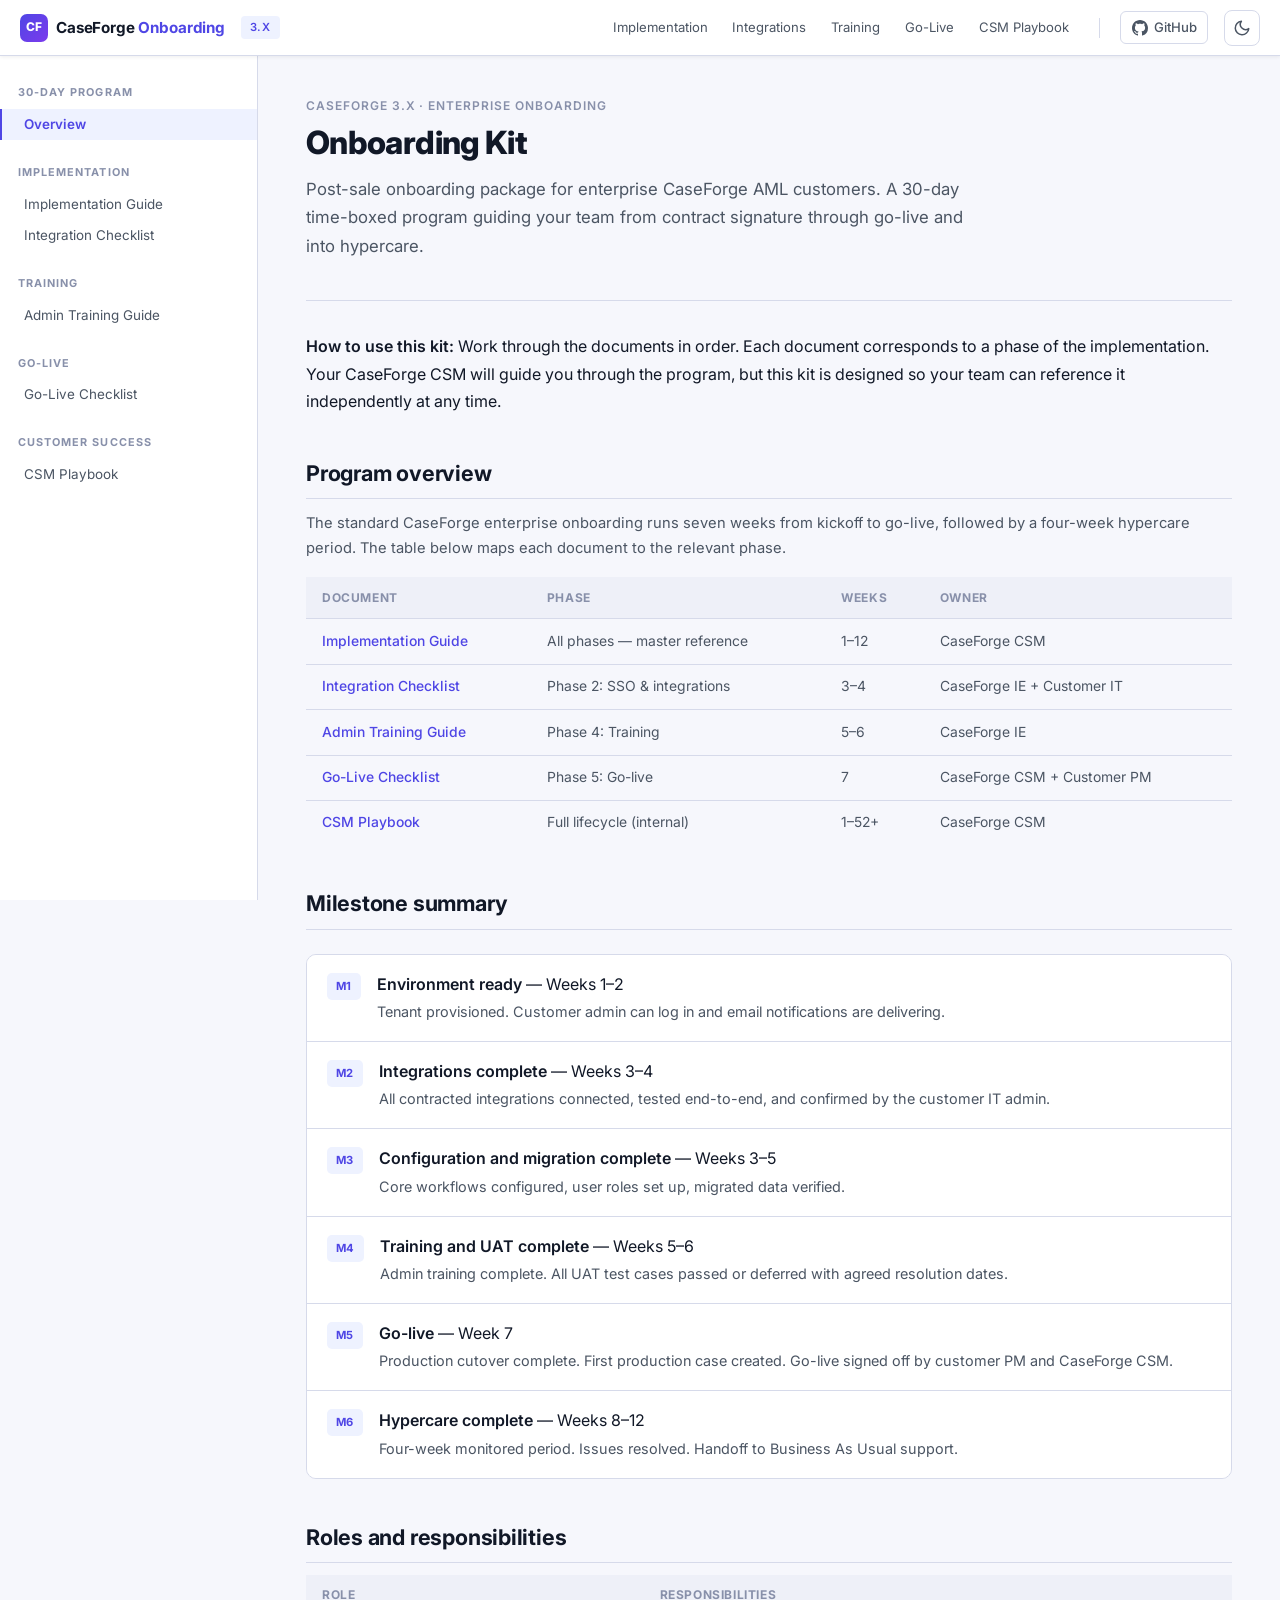
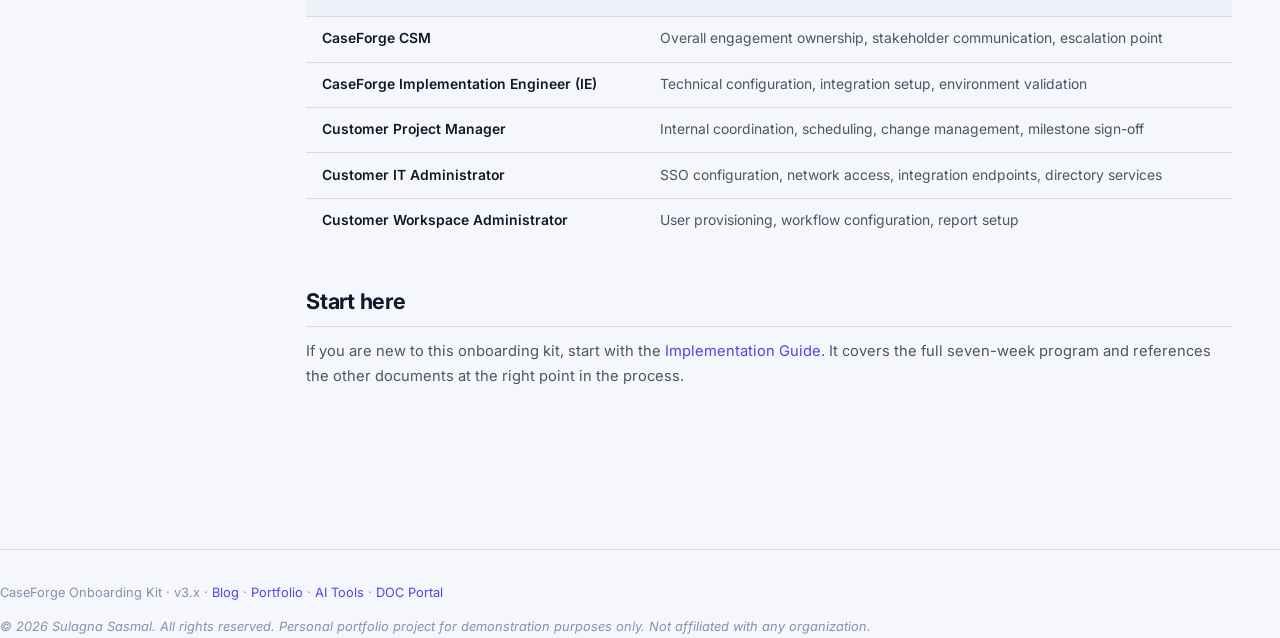
<file: index.html>
<!DOCTYPE html>
<html lang="en">
<head>
  <meta charset="UTF-8" />
  <meta name="viewport" content="width=device-width, initial-scale=1.0" />
  <title>CaseForge Onboarding Kit</title>
  <meta name="description" content="Post-sale onboarding documentation for enterprise CaseForge AML customers. 30-day program with implementation guide, checklists, and training materials." />
  <link rel="preconnect" href="https://fonts.googleapis.com" />
  <link rel="stylesheet" href="https://fonts.googleapis.com/css2?family=Inter:wght@400;500;600;700&family=JetBrains+Mono:wght@400;500&display=swap" />
  <link rel="stylesheet" href="assets/style.css" />
  <link rel="icon" href="data:image/svg+xml,<svg xmlns='http://www.w3.org/2000/svg' viewBox='0 0 100 100'><text y='.9em' font-size='90'>🚀</text></svg>">
  <script>
    (function(){var t=localStorage.getItem('cf-theme');if(t){document.documentElement.setAttribute('data-theme',t);}else if(window.matchMedia('(prefers-color-scheme:dark)').matches){document.documentElement.setAttribute('data-theme','dark');}else{document.documentElement.setAttribute('data-theme','light');}})();
  </script>
</head>
<body>

<header class="site-header">
  <button class="hamburger" id="hamburger" aria-label="Open navigation">&#9776;</button>
  <a class="site-logo" href="index.html">
    <span class="logo-mark">CF</span>
    <span class="logo-name">CaseForge <span class="logo-sdk">Onboarding</span></span>
  </a>
  <span class="header-version">3.x</span>
  <div class="header-spacer"></div>
  <nav class="header-links">
    <a href="implementation-guide.html">Implementation</a>
    <a href="integration-checklist.html">Integrations</a>
    <a href="admin-training-guide.html">Training</a>
    <a href="go-live-checklist.html">Go-Live</a>
    <a href="csm-playbook.html">CSM Playbook</a>
  </nav>
  <div class="header-sep"></div>
  <a class="github-btn" href="https://github.com/SulagnaSasmal/caseforge-onboarding" target="_blank" rel="noopener">
    <svg viewBox="0 0 16 16" fill="currentColor"><path d="M8 0C3.58 0 0 3.58 0 8c0 3.54 2.29 6.53 5.47 7.59.4.07.55-.17.55-.38 0-.19-.01-.82-.01-1.49-2.01.37-2.53-.49-2.69-.94-.09-.23-.48-.94-.82-1.13-.28-.15-.68-.52-.01-.53.63-.01 1.08.58 1.23.82.72 1.21 1.87.87 2.33.66.07-.52.28-.87.51-1.07-1.78-.2-3.64-.89-3.64-3.95 0-.87.31-1.59.82-2.15-.08-.2-.36-1.02.08-2.12 0 0 .67-.21 2.2.82.64-.18 1.32-.27 2-.27.68 0 1.36.09 2 .27 1.53-1.04 2.2-.82 2.2-.82.44 1.1.16 1.92.08 2.12.51.56.82 1.27.82 2.15 0 3.07-1.87 3.75-3.65 3.95.29.25.54.73.54 1.48 0 1.07-.01 1.93-.01 2.2 0 .21.15.46.55.38A8.013 8.013 0 0 0 16 8c0-4.42-3.58-8-8-8z"/></svg>
    GitHub
  </a>
  <button class="theme-toggle" id="theme-toggle" aria-label="Toggle theme"></button>
</header>

<div class="layout">
  <nav class="sidebar" id="sidebar">
    <div class="nav-group">
      <div class="nav-group-label">30-Day Program</div>
      <a href="index.html" class="nav-item active">Overview</a>
    </div>
    <div class="nav-group">
      <div class="nav-group-label">Implementation</div>
      <a href="implementation-guide.html" class="nav-item">Implementation Guide</a>
      <a href="integration-checklist.html" class="nav-item">Integration Checklist</a>
    </div>
    <div class="nav-group">
      <div class="nav-group-label">Training</div>
      <a href="admin-training-guide.html" class="nav-item">Admin Training Guide</a>
    </div>
    <div class="nav-group">
      <div class="nav-group-label">Go-Live</div>
      <a href="go-live-checklist.html" class="nav-item">Go-Live Checklist</a>
    </div>
    <div class="nav-group">
      <div class="nav-group-label">Customer Success</div>
      <a href="csm-playbook.html" class="nav-item">CSM Playbook</a>
    </div>
  </nav>

  <main class="main">
    <div class="content">

      <div class="page-header">
        <div class="page-label">CaseForge 3.x · Enterprise Onboarding</div>
        <h1 class="page-title">Onboarding Kit</h1>
        <p class="page-desc">Post-sale onboarding package for enterprise CaseForge AML customers. A 30-day time-boxed program guiding your team from contract signature through go-live and into hypercare.</p>
      </div>

      <div class="callout callout-tip">
        <strong>How to use this kit:</strong> Work through the documents in order. Each document corresponds to a phase of the implementation. Your CaseForge CSM will guide you through the program, but this kit is designed so your team can reference it independently at any time.
      </div>

      <h2>Program overview</h2>
      <p>The standard CaseForge enterprise onboarding runs seven weeks from kickoff to go-live, followed by a four-week hypercare period. The table below maps each document to the relevant phase.</p>

      <table>
        <thead>
          <tr>
            <th>Document</th>
            <th>Phase</th>
            <th>Weeks</th>
            <th>Owner</th>
          </tr>
        </thead>
        <tbody>
          <tr>
            <td><a href="implementation-guide.html">Implementation Guide</a></td>
            <td>All phases — master reference</td>
            <td>1–12</td>
            <td>CaseForge CSM</td>
          </tr>
          <tr>
            <td><a href="integration-checklist.html">Integration Checklist</a></td>
            <td>Phase 2: SSO &amp; integrations</td>
            <td>3–4</td>
            <td>CaseForge IE + Customer IT</td>
          </tr>
          <tr>
            <td><a href="admin-training-guide.html">Admin Training Guide</a></td>
            <td>Phase 4: Training</td>
            <td>5–6</td>
            <td>CaseForge IE</td>
          </tr>
          <tr>
            <td><a href="go-live-checklist.html">Go-Live Checklist</a></td>
            <td>Phase 5: Go-live</td>
            <td>7</td>
            <td>CaseForge CSM + Customer PM</td>
          </tr>
          <tr>
            <td><a href="csm-playbook.html">CSM Playbook</a></td>
            <td>Full lifecycle (internal)</td>
            <td>1–52+</td>
            <td>CaseForge CSM</td>
          </tr>
        </tbody>
      </table>

      <h2>Milestone summary</h2>

      <div class="steps">
        <div class="step">
          <div class="step-num">M1</div>
          <div class="step-body">
            <strong>Environment ready</strong> — Weeks 1–2<br>
            <span class="text-muted">Tenant provisioned. Customer admin can log in and email notifications are delivering.</span>
          </div>
        </div>
        <div class="step">
          <div class="step-num">M2</div>
          <div class="step-body">
            <strong>Integrations complete</strong> — Weeks 3–4<br>
            <span class="text-muted">All contracted integrations connected, tested end-to-end, and confirmed by the customer IT admin.</span>
          </div>
        </div>
        <div class="step">
          <div class="step-num">M3</div>
          <div class="step-body">
            <strong>Configuration and migration complete</strong> — Weeks 3–5<br>
            <span class="text-muted">Core workflows configured, user roles set up, migrated data verified.</span>
          </div>
        </div>
        <div class="step">
          <div class="step-num">M4</div>
          <div class="step-body">
            <strong>Training and UAT complete</strong> — Weeks 5–6<br>
            <span class="text-muted">Admin training complete. All UAT test cases passed or deferred with agreed resolution dates.</span>
          </div>
        </div>
        <div class="step">
          <div class="step-num">M5</div>
          <div class="step-body">
            <strong>Go-live</strong> — Week 7<br>
            <span class="text-muted">Production cutover complete. First production case created. Go-live signed off by customer PM and CaseForge CSM.</span>
          </div>
        </div>
        <div class="step">
          <div class="step-num">M6</div>
          <div class="step-body">
            <strong>Hypercare complete</strong> — Weeks 8–12<br>
            <span class="text-muted">Four-week monitored period. Issues resolved. Handoff to Business As Usual support.</span>
          </div>
        </div>
      </div>

      <h2>Roles and responsibilities</h2>
      <table>
        <thead>
          <tr><th>Role</th><th>Responsibilities</th></tr>
        </thead>
        <tbody>
          <tr>
            <td><strong>CaseForge CSM</strong></td>
            <td>Overall engagement ownership, stakeholder communication, escalation point</td>
          </tr>
          <tr>
            <td><strong>CaseForge Implementation Engineer (IE)</strong></td>
            <td>Technical configuration, integration setup, environment validation</td>
          </tr>
          <tr>
            <td><strong>Customer Project Manager</strong></td>
            <td>Internal coordination, scheduling, change management, milestone sign-off</td>
          </tr>
          <tr>
            <td><strong>Customer IT Administrator</strong></td>
            <td>SSO configuration, network access, integration endpoints, directory services</td>
          </tr>
          <tr>
            <td><strong>Customer Workspace Administrator</strong></td>
            <td>User provisioning, workflow configuration, report setup</td>
          </tr>
        </tbody>
      </table>

      <h2>Start here</h2>
      <p>If you are new to this onboarding kit, start with the <a href="implementation-guide.html">Implementation Guide</a>. It covers the full seven-week program and references the other documents at the right point in the process.</p>

    </div>
  </main>
</div>


<footer>
  <span>CaseForge Onboarding Kit &middot; v3.x &middot; <a href="https://sulagnasasmal.github.io/blog/" target="_blank" rel="noopener">Blog</a> &middot; <a href="https://sulagnasasmal.com/" target="_blank" rel="noopener">Portfolio</a> &middot; <a href="https://sulagnasasmal.github.io/ai-doc-tools/" target="_blank" rel="noopener">AI Tools</a> &middot; <a href="https://sulagnasasmal.github.io/doc-portal/" target="_blank" rel="noopener">DOC Portal</a></span>
  <span class="copyright">&copy; <span id="footer-yr"></span> Sulagna Sasmal. All rights reserved. Personal portfolio project for demonstration purposes only. Not affiliated with any organization.</span>
</footer>
<script src="assets/scripts.js"></script>
<style>
.page-header { margin-bottom: 2rem; }
.page-label { font-size: 0.75rem; text-transform: uppercase; letter-spacing: 0.08em; color: var(--text-muted); margin-bottom: 0.5rem; font-weight: 600; }
.page-title { font-size: 2rem; font-weight: 700; letter-spacing: -0.02em; margin-bottom: 0.75rem; }
.page-desc { font-size: 1.05rem; color: var(--text-sec); max-width: 680px; line-height: 1.7; }
.steps { display: flex; flex-direction: column; gap: 0; margin: 1.5rem 0; border: 1px solid var(--border); border-radius: 10px; overflow: hidden; }
.step { display: flex; gap: 1rem; padding: 1rem 1.25rem; border-bottom: 1px solid var(--border); background: var(--surface); }
.step:last-child { border-bottom: none; }
.step-num { font-size: 0.7rem; font-weight: 700; letter-spacing: 0.06em; text-transform: uppercase; background: var(--primary-bg); color: var(--primary); padding: 0.25rem 0.55rem; border-radius: 5px; white-space: nowrap; align-self: flex-start; margin-top: 2px; }
.text-muted { color: var(--text-sec); font-size: 0.9rem; }
</style>

<script>var e=document.getElementById("footer-yr");if(e)e.textContent=new Date().getFullYear();</script>
</body>
</html>
</file>
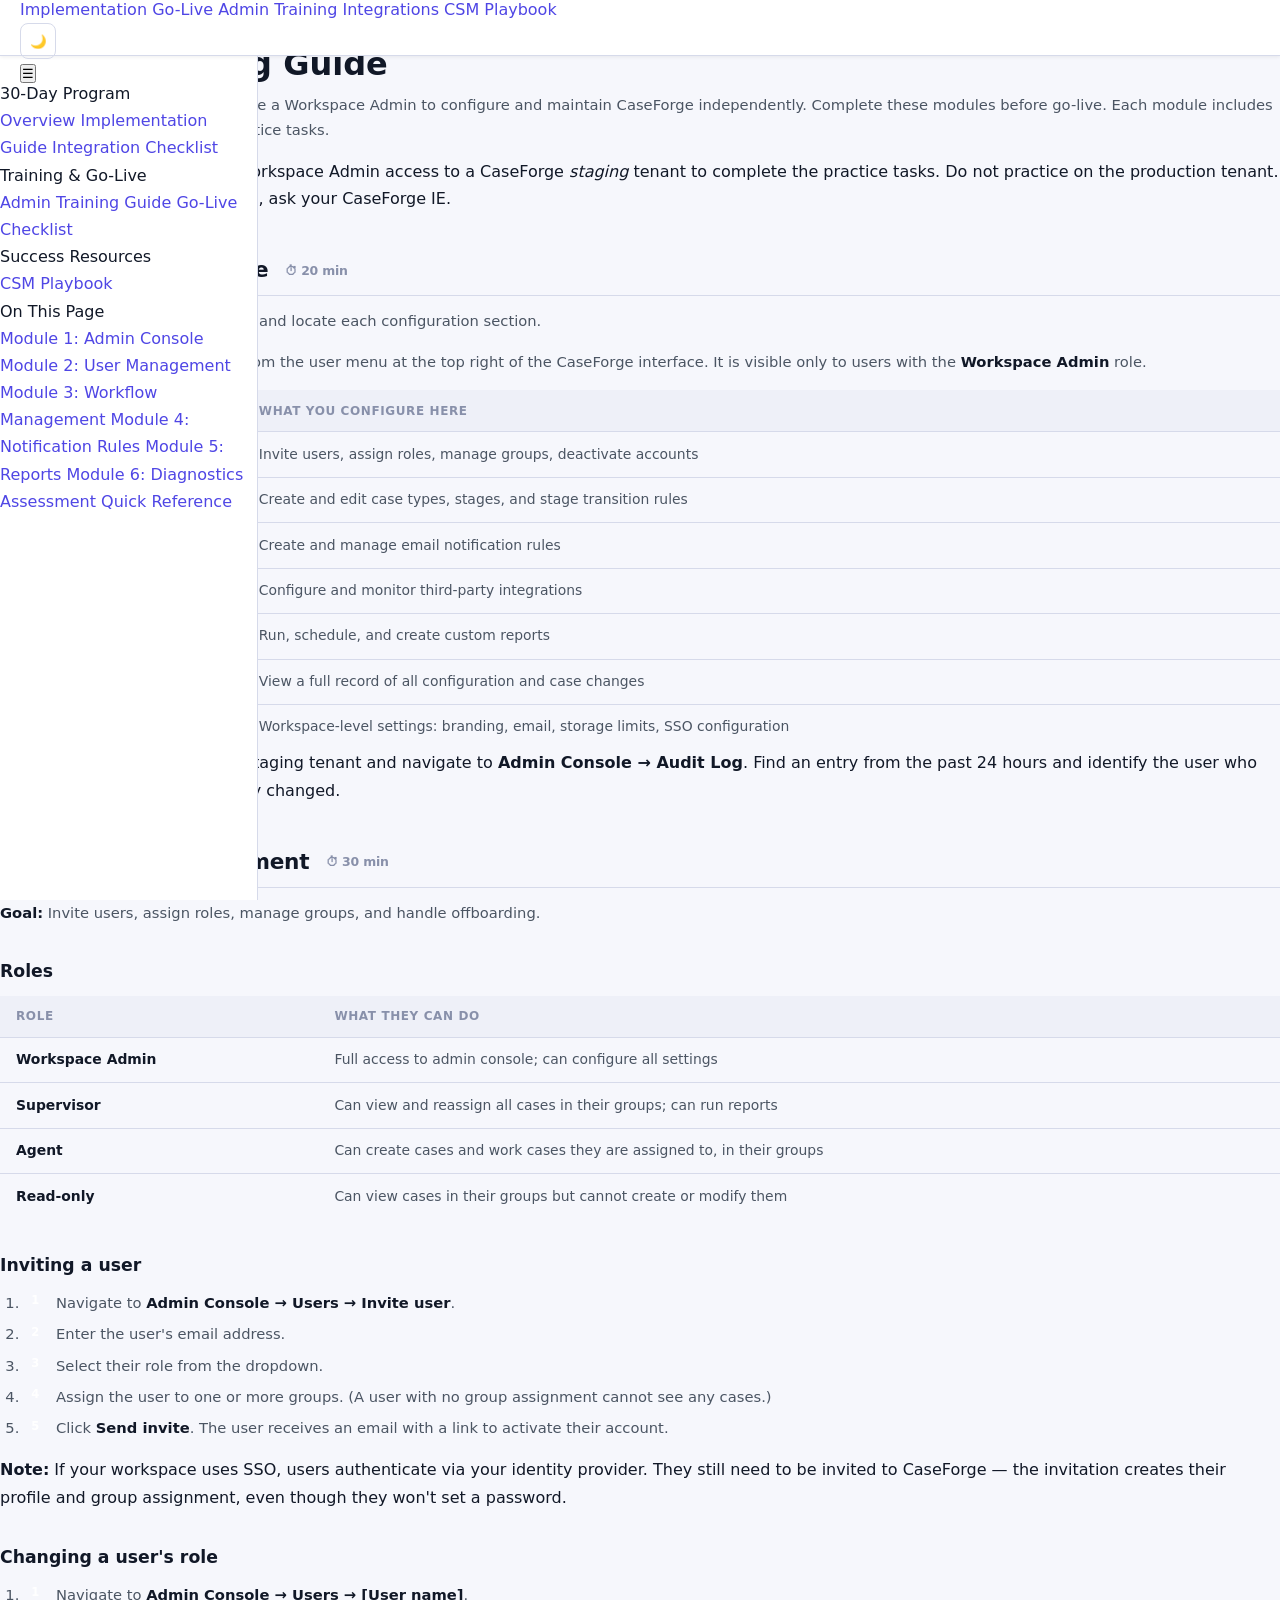
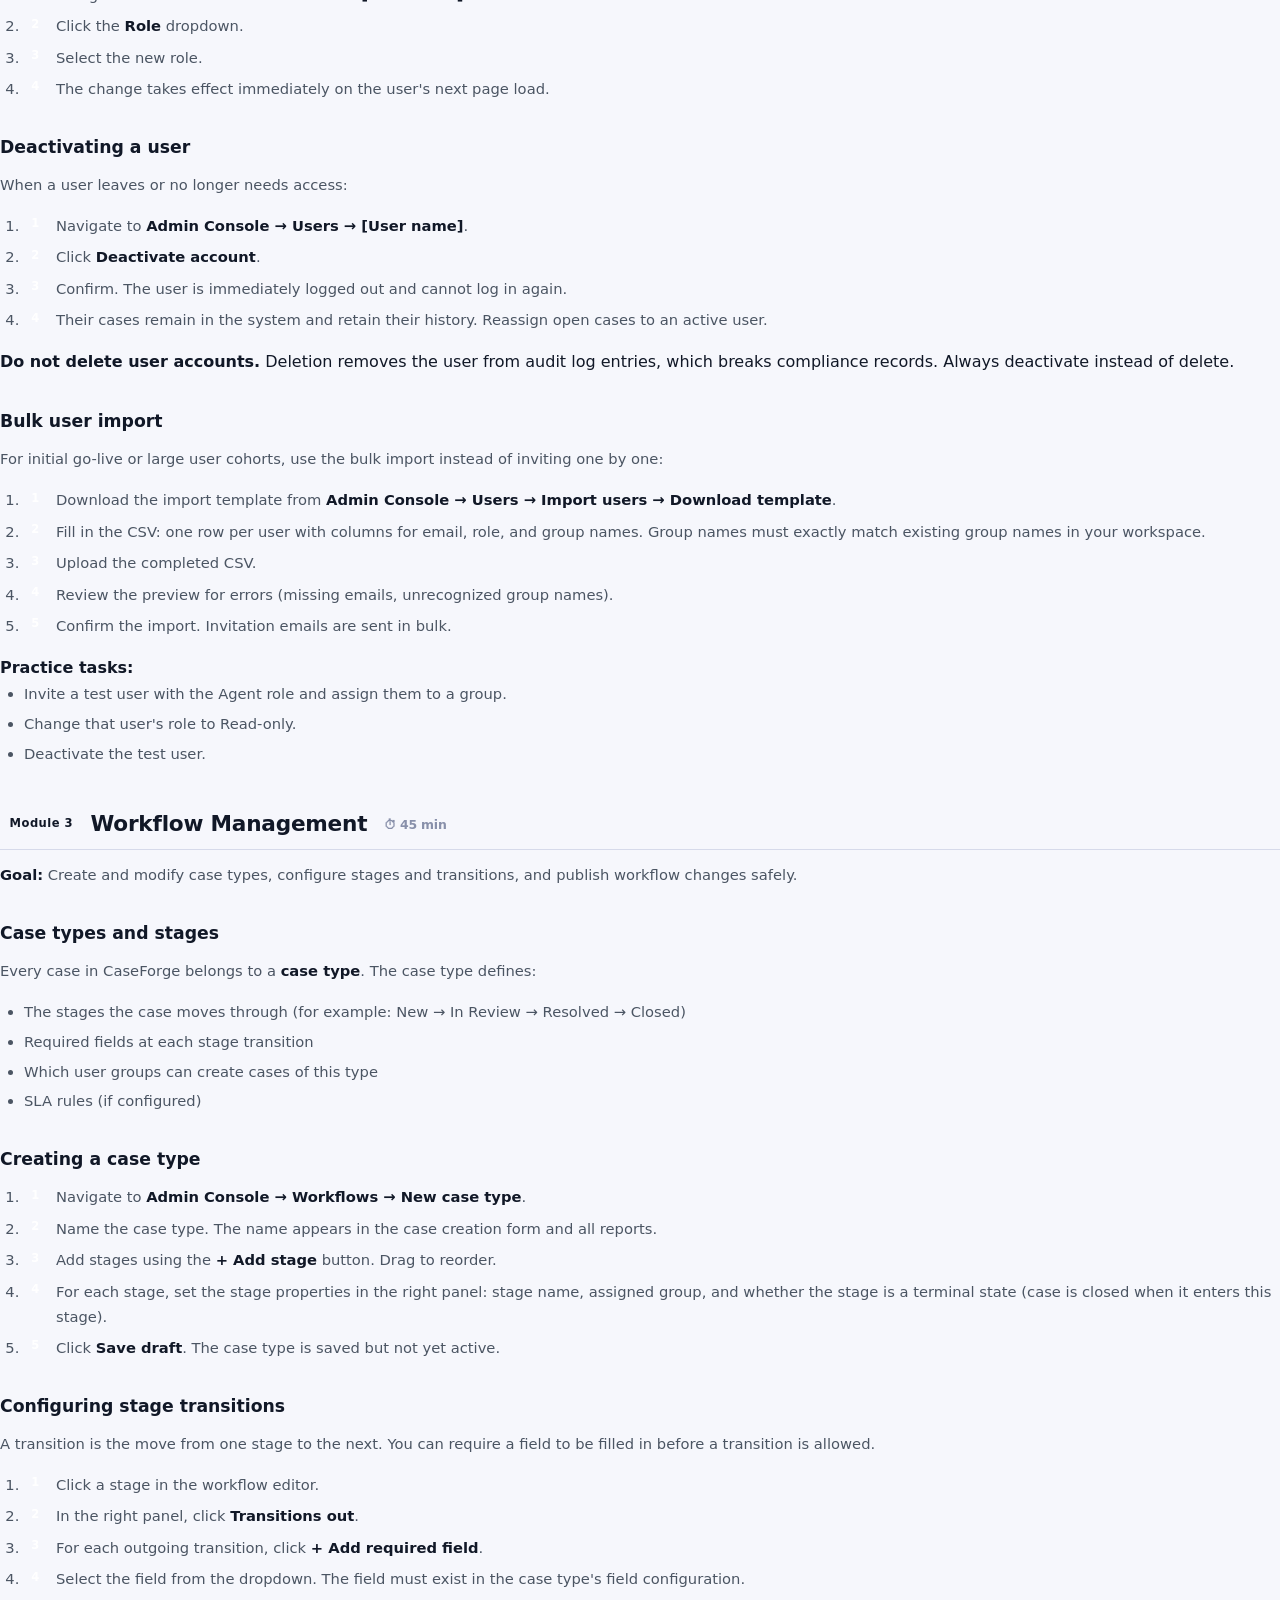
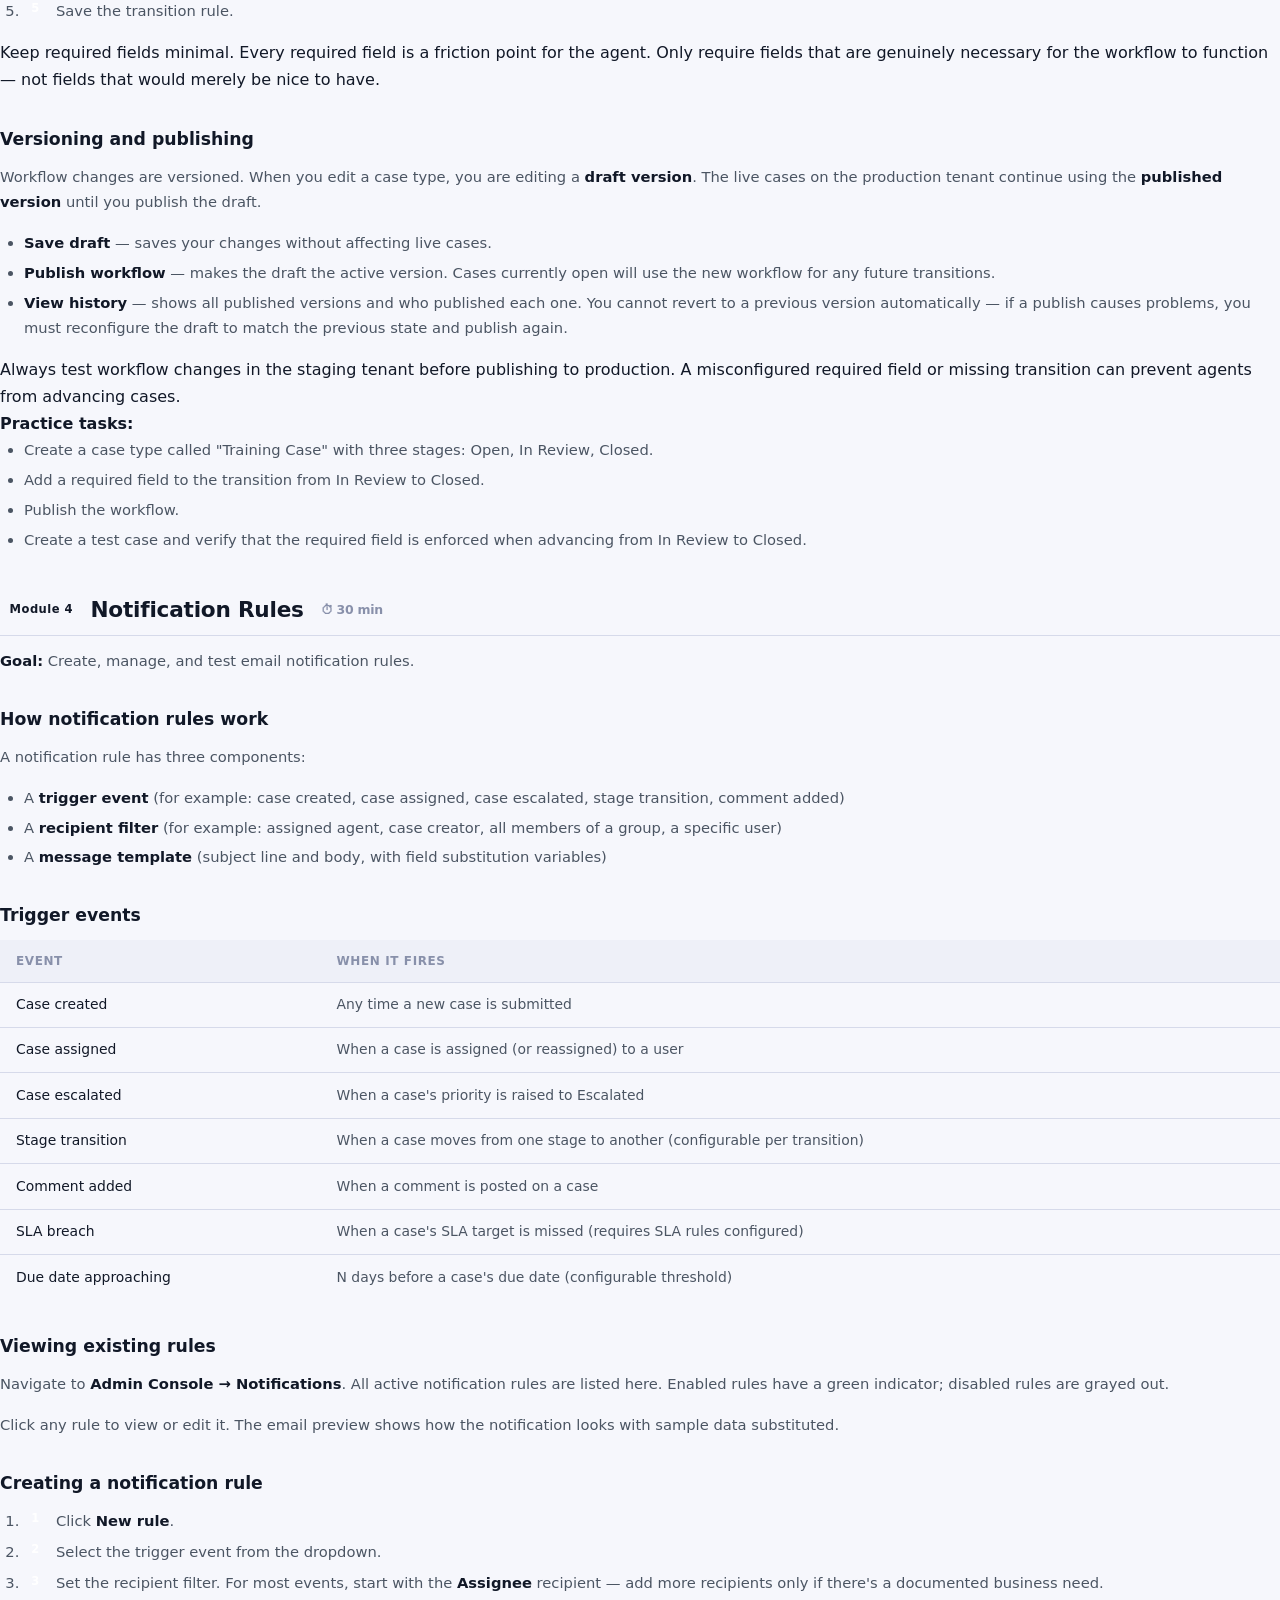
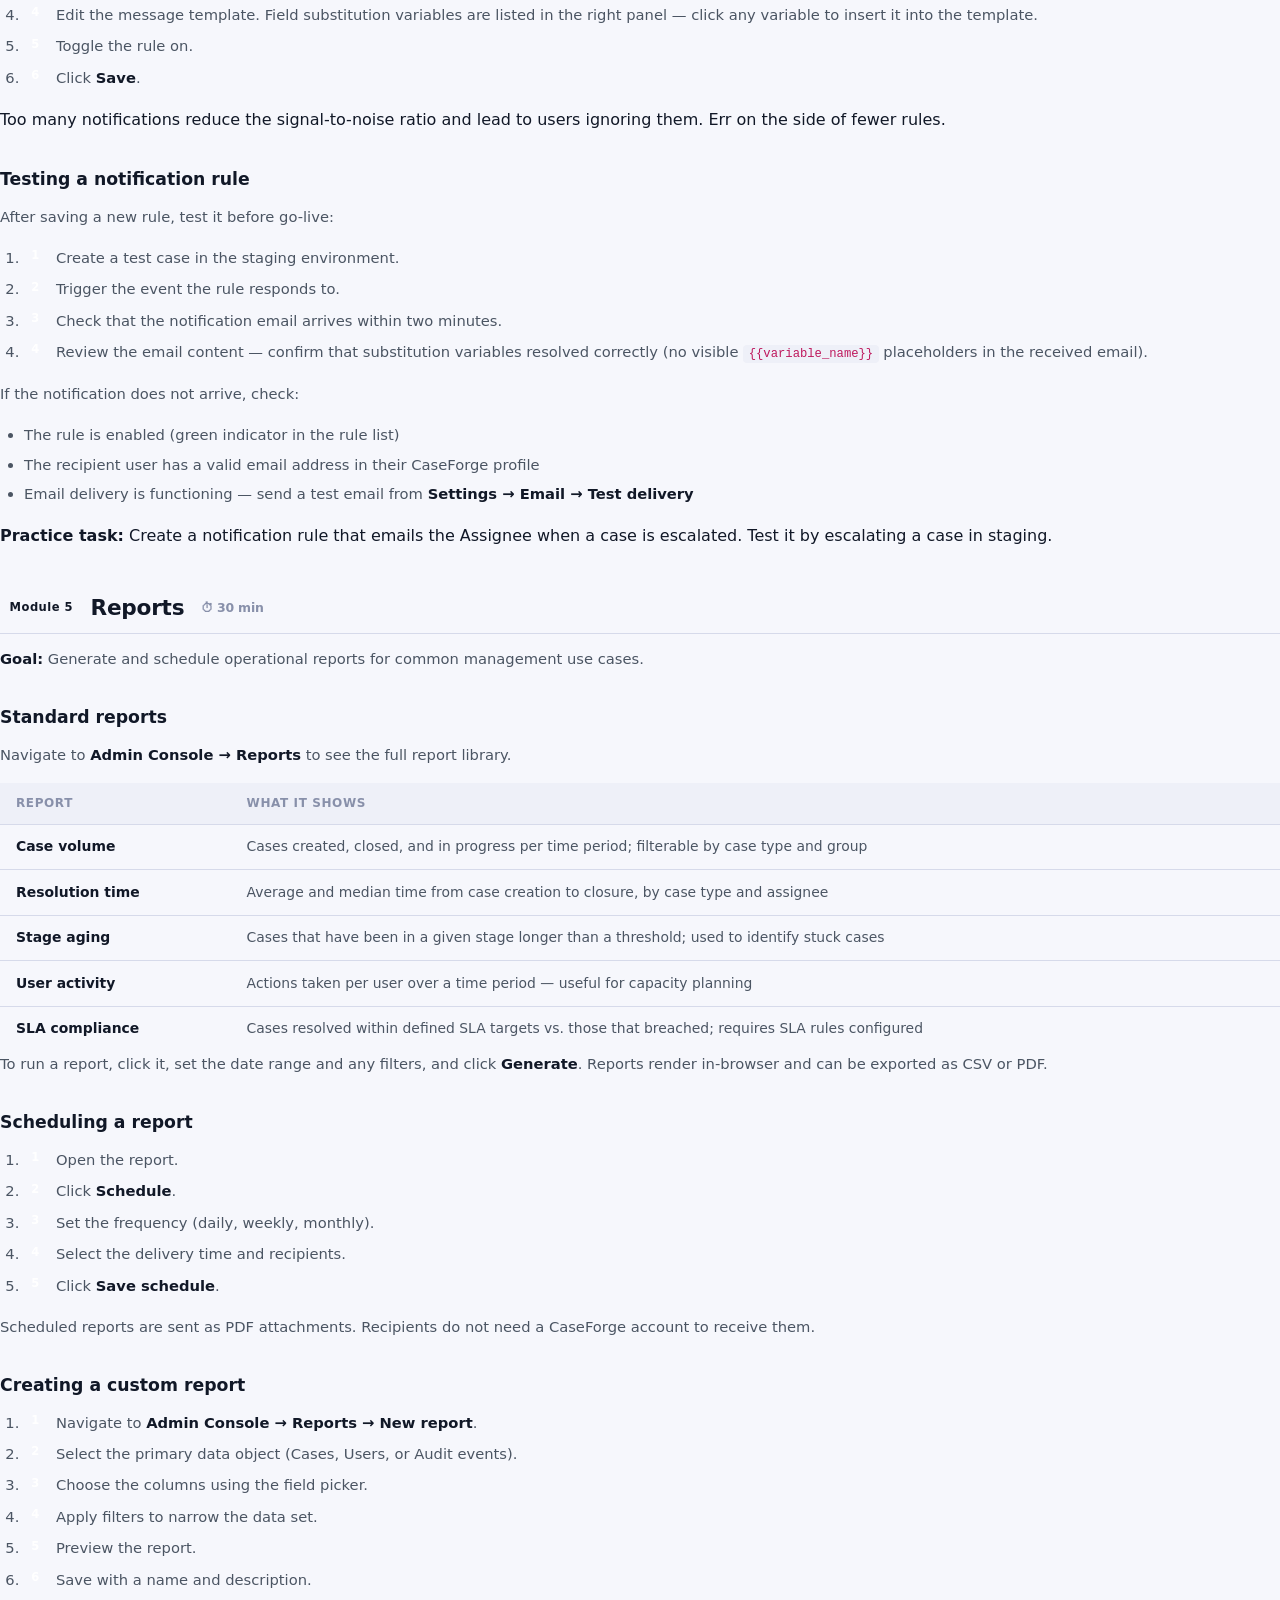
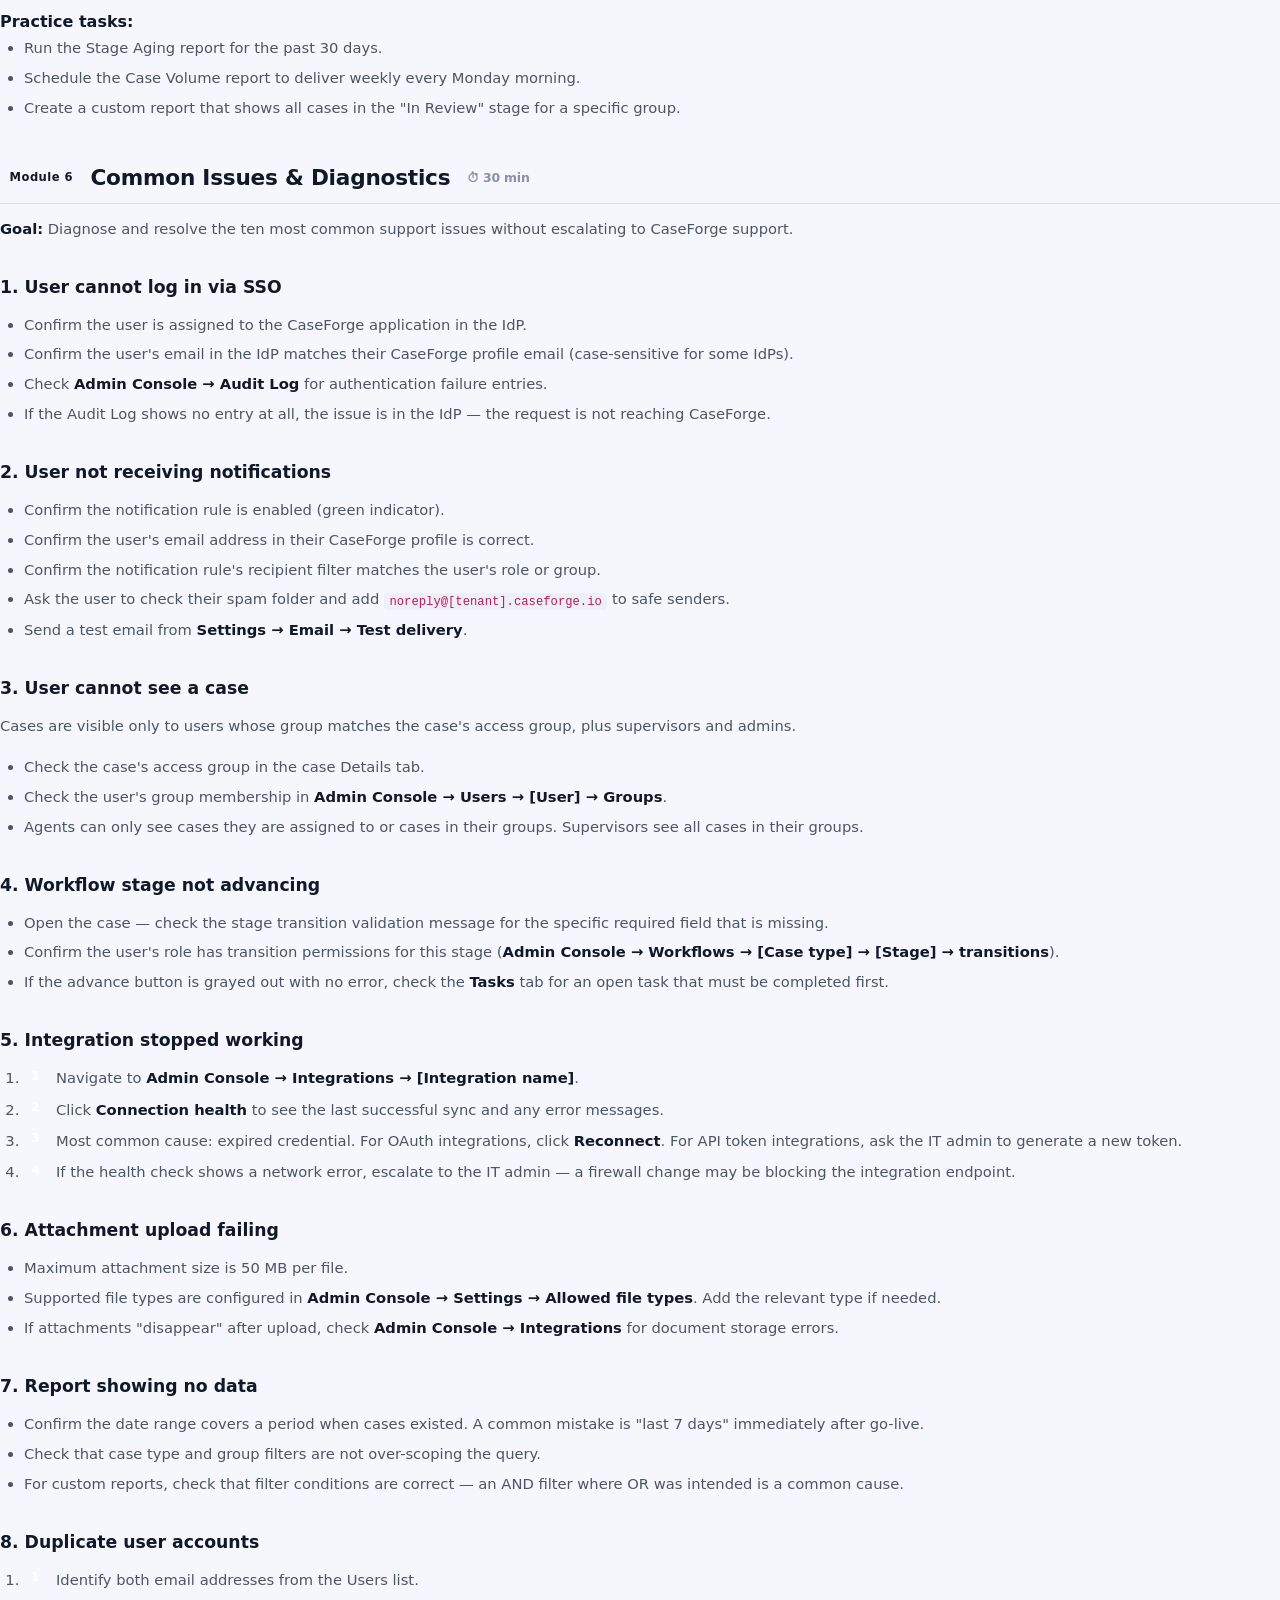
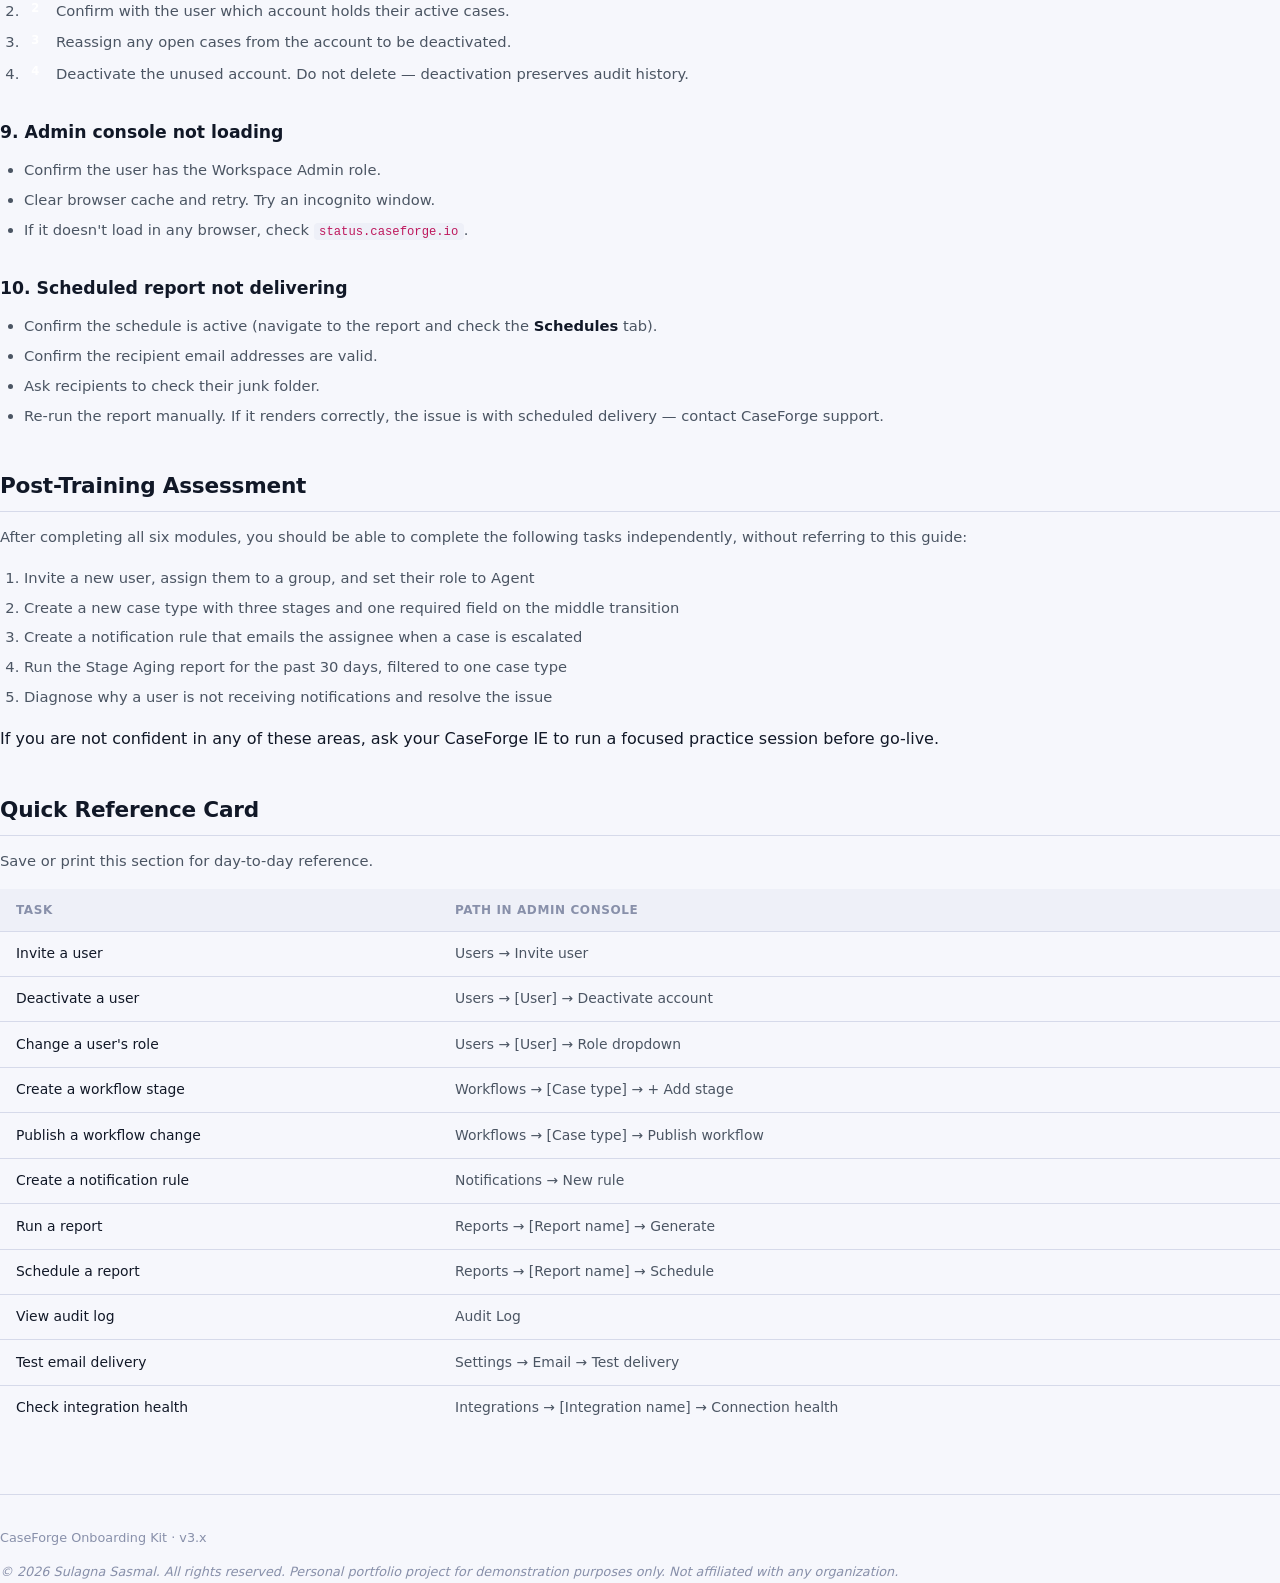
<file: admin-training-guide.html>
<!DOCTYPE html>
<html lang="en" data-theme="light">
<head>
  <meta charset="UTF-8" />
  <meta name="viewport" content="width=device-width, initial-scale=1.0" />
  <title>Admin Training Guide – CaseForge Onboarding</title>
  <link rel="stylesheet" href="assets/style.css" />
  <script>
    (function () {
      var t = localStorage.getItem('cf-theme') || 'light';
      document.documentElement.setAttribute('data-theme', t);
    })();
  </script>
  <style>
    .module-header { display: flex; align-items: center; gap: 0.5rem; }
    .module-badge {
      display: inline-block; padding: 0.2rem 0.6rem; border-radius: 999px;
      font-size: 0.72rem; font-weight: 600; letter-spacing: 0.04em;
      background: var(--accent-light); color: var(--accent);
    }
    .duration-tag {
      font-size: 0.78rem; color: var(--text-muted);
      background: var(--bg-secondary); padding: 0.15rem 0.55rem; border-radius: 4px;
    }
    .qr-card {
      background: var(--bg-secondary); border: 1px solid var(--border);
      border-radius: 8px; padding: 1.25rem 1.5rem; margin-top: 1.5rem;
    }
    .qr-card h3 { margin-top: 0; font-size: 1rem; }
    .step-list { counter-reset: step; }
    .step-list li { counter-increment: step; padding-left: 2rem; position: relative; margin-bottom: 0.4rem; }
    .step-list li::before {
      content: counter(step);
      position: absolute; left: 0;
      width: 1.4rem; height: 1.4rem; border-radius: 50%;
      background: var(--accent); color: white;
      font-size: 0.72rem; font-weight: 700;
      display: flex; align-items: center; justify-content: center;
    }
  </style>
</head>
<body>
  <header class="site-header">
    <div class="header-inner">
      <a href="index.html" class="logo">
        <span class="logo-mark">CF</span>
        <span class="logo-text">CaseForge <span class="logo-sub">Onboarding</span></span>
        <span class="version-badge">v3.x</span>
      </a>
      <nav class="header-nav">
        <a href="implementation-guide.html">Implementation</a>
        <a href="go-live-checklist.html">Go-Live</a>
        <a href="admin-training-guide.html" class="active">Admin Training</a>
        <a href="integration-checklist.html">Integrations</a>
        <a href="csm-playbook.html">CSM Playbook</a>
      </nav>
      <div class="header-actions">
        <button class="theme-toggle" id="themeToggle" aria-label="Toggle theme">
          <span class="theme-icon">🌙</span>
        </button>
        <button class="mobile-menu-toggle" id="mobileMenuToggle" aria-label="Toggle menu">☰</button>
      </div>
    </div>
  </header>

  <div class="page-layout">
    <aside class="sidebar" id="sidebar">
      <nav class="sidebar-nav">
        <div class="sidebar-section">
          <div class="sidebar-section-title">30-Day Program</div>
          <a href="index.html" class="sidebar-link">Overview</a>
          <a href="implementation-guide.html" class="sidebar-link">Implementation Guide</a>
          <a href="integration-checklist.html" class="sidebar-link">Integration Checklist</a>
        </div>
        <div class="sidebar-section">
          <div class="sidebar-section-title">Training &amp; Go-Live</div>
          <a href="admin-training-guide.html" class="sidebar-link active">Admin Training Guide</a>
          <a href="go-live-checklist.html" class="sidebar-link">Go-Live Checklist</a>
        </div>
        <div class="sidebar-section">
          <div class="sidebar-section-title">Success Resources</div>
          <a href="csm-playbook.html" class="sidebar-link">CSM Playbook</a>
        </div>
        <div class="sidebar-section">
          <div class="sidebar-section-title">On This Page</div>
          <a href="#module1" class="sidebar-link sidebar-link-sm">Module 1: Admin Console</a>
          <a href="#module2" class="sidebar-link sidebar-link-sm">Module 2: User Management</a>
          <a href="#module3" class="sidebar-link sidebar-link-sm">Module 3: Workflow Management</a>
          <a href="#module4" class="sidebar-link sidebar-link-sm">Module 4: Notification Rules</a>
          <a href="#module5" class="sidebar-link sidebar-link-sm">Module 5: Reports</a>
          <a href="#module6" class="sidebar-link sidebar-link-sm">Module 6: Diagnostics</a>
          <a href="#assessment" class="sidebar-link sidebar-link-sm">Assessment</a>
          <a href="#qr-card" class="sidebar-link sidebar-link-sm">Quick Reference</a>
        </div>
      </nav>
    </aside>

    <main class="main-content">
      <div class="page-meta">
        <span class="page-meta-tag">Admin Training</span>
        <span class="page-meta-tag">3 hours total</span>
        <span class="page-meta-tag">Workspace Admin role required</span>
      </div>
      <h1>Admin Training Guide</h1>
      <p class="lead">Six self-paced modules that prepare a Workspace Admin to configure and maintain CaseForge independently. Complete these modules before go-live. Each module includes a duration target and a set of practice tasks.</p>

      <div class="callout callout-tip">
        <strong>Before you start:</strong> You need Workspace Admin access to a CaseForge <em>staging</em> tenant to complete the practice tasks. Do not practice on the production tenant. If you don't have staging access, ask your CaseForge IE.
      </div>

      <!-- Module 1 -->
      <section id="module1">
        <h2 class="module-header">
          <span class="module-badge">Module 1</span>
          Admin Console
          <span class="duration-tag">⏱ 20 min</span>
        </h2>
        <p><strong>Goal:</strong> Navigate the admin console and locate each configuration section.</p>
        <p>The admin console is accessible from the user menu at the top right of the CaseForge interface. It is visible only to users with the <strong>Workspace Admin</strong> role.</p>

        <table>
          <thead><tr><th>Section</th><th>What you configure here</th></tr></thead>
          <tbody>
            <tr><td><strong>Users</strong></td><td>Invite users, assign roles, manage groups, deactivate accounts</td></tr>
            <tr><td><strong>Workflows</strong></td><td>Create and edit case types, stages, and stage transition rules</td></tr>
            <tr><td><strong>Notifications</strong></td><td>Create and manage email notification rules</td></tr>
            <tr><td><strong>Integrations</strong></td><td>Configure and monitor third-party integrations</td></tr>
            <tr><td><strong>Reports</strong></td><td>Run, schedule, and create custom reports</td></tr>
            <tr><td><strong>Audit Log</strong></td><td>View a full record of all configuration and case changes</td></tr>
            <tr><td><strong>Settings</strong></td><td>Workspace-level settings: branding, email, storage limits, SSO configuration</td></tr>
          </tbody>
        </table>

        <div class="callout callout-tip">
          <strong>Practice task:</strong> Log in to your staging tenant and navigate to <strong>Admin Console → Audit Log</strong>. Find an entry from the past 24 hours and identify the user who made the change and what they changed.
        </div>
      </section>

      <!-- Module 2 -->
      <section id="module2">
        <h2 class="module-header">
          <span class="module-badge">Module 2</span>
          User Management
          <span class="duration-tag">⏱ 30 min</span>
        </h2>
        <p><strong>Goal:</strong> Invite users, assign roles, manage groups, and handle offboarding.</p>

        <h3>Roles</h3>
        <table>
          <thead><tr><th>Role</th><th>What they can do</th></tr></thead>
          <tbody>
            <tr><td><strong>Workspace Admin</strong></td><td>Full access to admin console; can configure all settings</td></tr>
            <tr><td><strong>Supervisor</strong></td><td>Can view and reassign all cases in their groups; can run reports</td></tr>
            <tr><td><strong>Agent</strong></td><td>Can create cases and work cases they are assigned to, in their groups</td></tr>
            <tr><td><strong>Read-only</strong></td><td>Can view cases in their groups but cannot create or modify them</td></tr>
          </tbody>
        </table>

        <h3>Inviting a user</h3>
        <ol class="step-list">
          <li>Navigate to <strong>Admin Console → Users → Invite user</strong>.</li>
          <li>Enter the user's email address.</li>
          <li>Select their role from the dropdown.</li>
          <li>Assign the user to one or more groups. (A user with no group assignment cannot see any cases.)</li>
          <li>Click <strong>Send invite</strong>. The user receives an email with a link to activate their account.</li>
        </ol>

        <div class="callout callout-tip">
          <strong>Note:</strong> If your workspace uses SSO, users authenticate via your identity provider. They still need to be invited to CaseForge — the invitation creates their profile and group assignment, even though they won't set a password.
        </div>

        <h3>Changing a user's role</h3>
        <ol class="step-list">
          <li>Navigate to <strong>Admin Console → Users → [User name]</strong>.</li>
          <li>Click the <strong>Role</strong> dropdown.</li>
          <li>Select the new role.</li>
          <li>The change takes effect immediately on the user's next page load.</li>
        </ol>

        <h3>Deactivating a user</h3>
        <p>When a user leaves or no longer needs access:</p>
        <ol class="step-list">
          <li>Navigate to <strong>Admin Console → Users → [User name]</strong>.</li>
          <li>Click <strong>Deactivate account</strong>.</li>
          <li>Confirm. The user is immediately logged out and cannot log in again.</li>
          <li>Their cases remain in the system and retain their history. Reassign open cases to an active user.</li>
        </ol>
        <div class="callout callout-warning">
          <strong>Do not delete user accounts.</strong> Deletion removes the user from audit log entries, which breaks compliance records. Always deactivate instead of delete.
        </div>

        <h3>Bulk user import</h3>
        <p>For initial go-live or large user cohorts, use the bulk import instead of inviting one by one:</p>
        <ol class="step-list">
          <li>Download the import template from <strong>Admin Console → Users → Import users → Download template</strong>.</li>
          <li>Fill in the CSV: one row per user with columns for email, role, and group names. Group names must exactly match existing group names in your workspace.</li>
          <li>Upload the completed CSV.</li>
          <li>Review the preview for errors (missing emails, unrecognized group names).</li>
          <li>Confirm the import. Invitation emails are sent in bulk.</li>
        </ol>

        <div class="callout callout-tip">
          <strong>Practice tasks:</strong>
          <ul>
            <li>Invite a test user with the Agent role and assign them to a group.</li>
            <li>Change that user's role to Read-only.</li>
            <li>Deactivate the test user.</li>
          </ul>
        </div>
      </section>

      <!-- Module 3 -->
      <section id="module3">
        <h2 class="module-header">
          <span class="module-badge">Module 3</span>
          Workflow Management
          <span class="duration-tag">⏱ 45 min</span>
        </h2>
        <p><strong>Goal:</strong> Create and modify case types, configure stages and transitions, and publish workflow changes safely.</p>

        <h3>Case types and stages</h3>
        <p>Every case in CaseForge belongs to a <strong>case type</strong>. The case type defines:</p>
        <ul>
          <li>The stages the case moves through (for example: New → In Review → Resolved → Closed)</li>
          <li>Required fields at each stage transition</li>
          <li>Which user groups can create cases of this type</li>
          <li>SLA rules (if configured)</li>
        </ul>

        <h3>Creating a case type</h3>
        <ol class="step-list">
          <li>Navigate to <strong>Admin Console → Workflows → New case type</strong>.</li>
          <li>Name the case type. The name appears in the case creation form and all reports.</li>
          <li>Add stages using the <strong>+ Add stage</strong> button. Drag to reorder.</li>
          <li>For each stage, set the stage properties in the right panel: stage name, assigned group, and whether the stage is a terminal state (case is closed when it enters this stage).</li>
          <li>Click <strong>Save draft</strong>. The case type is saved but not yet active.</li>
        </ol>

        <h3>Configuring stage transitions</h3>
        <p>A transition is the move from one stage to the next. You can require a field to be filled in before a transition is allowed.</p>
        <ol class="step-list">
          <li>Click a stage in the workflow editor.</li>
          <li>In the right panel, click <strong>Transitions out</strong>.</li>
          <li>For each outgoing transition, click <strong>+ Add required field</strong>.</li>
          <li>Select the field from the dropdown. The field must exist in the case type's field configuration.</li>
          <li>Save the transition rule.</li>
        </ol>
        <div class="callout callout-tip">
          Keep required fields minimal. Every required field is a friction point for the agent. Only require fields that are genuinely necessary for the workflow to function — not fields that would merely be nice to have.
        </div>

        <h3>Versioning and publishing</h3>
        <p>Workflow changes are versioned. When you edit a case type, you are editing a <strong>draft version</strong>. The live cases on the production tenant continue using the <strong>published version</strong> until you publish the draft.</p>
        <ul>
          <li><strong>Save draft</strong> — saves your changes without affecting live cases.</li>
          <li><strong>Publish workflow</strong> — makes the draft the active version. Cases currently open will use the new workflow for any future transitions.</li>
          <li><strong>View history</strong> — shows all published versions and who published each one. You cannot revert to a previous version automatically — if a publish causes problems, you must reconfigure the draft to match the previous state and publish again.</li>
        </ul>
        <div class="callout callout-warning">
          Always test workflow changes in the staging tenant before publishing to production. A misconfigured required field or missing transition can prevent agents from advancing cases.
        </div>

        <div class="callout callout-tip">
          <strong>Practice tasks:</strong>
          <ul>
            <li>Create a case type called "Training Case" with three stages: Open, In Review, Closed.</li>
            <li>Add a required field to the transition from In Review to Closed.</li>
            <li>Publish the workflow.</li>
            <li>Create a test case and verify that the required field is enforced when advancing from In Review to Closed.</li>
          </ul>
        </div>
      </section>

      <!-- Module 4 -->
      <section id="module4">
        <h2 class="module-header">
          <span class="module-badge">Module 4</span>
          Notification Rules
          <span class="duration-tag">⏱ 30 min</span>
        </h2>
        <p><strong>Goal:</strong> Create, manage, and test email notification rules.</p>

        <h3>How notification rules work</h3>
        <p>A notification rule has three components:</p>
        <ul>
          <li>A <strong>trigger event</strong> (for example: case created, case assigned, case escalated, stage transition, comment added)</li>
          <li>A <strong>recipient filter</strong> (for example: assigned agent, case creator, all members of a group, a specific user)</li>
          <li>A <strong>message template</strong> (subject line and body, with field substitution variables)</li>
        </ul>

        <h3>Trigger events</h3>
        <table>
          <thead><tr><th>Event</th><th>When it fires</th></tr></thead>
          <tbody>
            <tr><td>Case created</td><td>Any time a new case is submitted</td></tr>
            <tr><td>Case assigned</td><td>When a case is assigned (or reassigned) to a user</td></tr>
            <tr><td>Case escalated</td><td>When a case's priority is raised to Escalated</td></tr>
            <tr><td>Stage transition</td><td>When a case moves from one stage to another (configurable per transition)</td></tr>
            <tr><td>Comment added</td><td>When a comment is posted on a case</td></tr>
            <tr><td>SLA breach</td><td>When a case's SLA target is missed (requires SLA rules configured)</td></tr>
            <tr><td>Due date approaching</td><td>N days before a case's due date (configurable threshold)</td></tr>
          </tbody>
        </table>

        <h3>Viewing existing rules</h3>
        <p>Navigate to <strong>Admin Console → Notifications</strong>. All active notification rules are listed here. Enabled rules have a green indicator; disabled rules are grayed out.</p>
        <p>Click any rule to view or edit it. The email preview shows how the notification looks with sample data substituted.</p>

        <h3>Creating a notification rule</h3>
        <ol class="step-list">
          <li>Click <strong>New rule</strong>.</li>
          <li>Select the trigger event from the dropdown.</li>
          <li>Set the recipient filter. For most events, start with the <strong>Assignee</strong> recipient — add more recipients only if there's a documented business need.</li>
          <li>Edit the message template. Field substitution variables are listed in the right panel — click any variable to insert it into the template.</li>
          <li>Toggle the rule on.</li>
          <li>Click <strong>Save</strong>.</li>
        </ol>
        <div class="callout callout-tip">
          Too many notifications reduce the signal-to-noise ratio and lead to users ignoring them. Err on the side of fewer rules.
        </div>

        <h3>Testing a notification rule</h3>
        <p>After saving a new rule, test it before go-live:</p>
        <ol class="step-list">
          <li>Create a test case in the staging environment.</li>
          <li>Trigger the event the rule responds to.</li>
          <li>Check that the notification email arrives within two minutes.</li>
          <li>Review the email content — confirm that substitution variables resolved correctly (no visible <code>&#123;&#123;variable_name&#125;&#125;</code> placeholders in the received email).</li>
        </ol>
        <p>If the notification does not arrive, check:</p>
        <ul>
          <li>The rule is enabled (green indicator in the rule list)</li>
          <li>The recipient user has a valid email address in their CaseForge profile</li>
          <li>Email delivery is functioning — send a test email from <strong>Settings → Email → Test delivery</strong></li>
        </ul>

        <div class="callout callout-tip">
          <strong>Practice task:</strong> Create a notification rule that emails the Assignee when a case is escalated. Test it by escalating a case in staging.
        </div>
      </section>

      <!-- Module 5 -->
      <section id="module5">
        <h2 class="module-header">
          <span class="module-badge">Module 5</span>
          Reports
          <span class="duration-tag">⏱ 30 min</span>
        </h2>
        <p><strong>Goal:</strong> Generate and schedule operational reports for common management use cases.</p>

        <h3>Standard reports</h3>
        <p>Navigate to <strong>Admin Console → Reports</strong> to see the full report library.</p>
        <table>
          <thead><tr><th>Report</th><th>What it shows</th></tr></thead>
          <tbody>
            <tr><td><strong>Case volume</strong></td><td>Cases created, closed, and in progress per time period; filterable by case type and group</td></tr>
            <tr><td><strong>Resolution time</strong></td><td>Average and median time from case creation to closure, by case type and assignee</td></tr>
            <tr><td><strong>Stage aging</strong></td><td>Cases that have been in a given stage longer than a threshold; used to identify stuck cases</td></tr>
            <tr><td><strong>User activity</strong></td><td>Actions taken per user over a time period — useful for capacity planning</td></tr>
            <tr><td><strong>SLA compliance</strong></td><td>Cases resolved within defined SLA targets vs. those that breached; requires SLA rules configured</td></tr>
          </tbody>
        </table>
        <p>To run a report, click it, set the date range and any filters, and click <strong>Generate</strong>. Reports render in-browser and can be exported as CSV or PDF.</p>

        <h3>Scheduling a report</h3>
        <ol class="step-list">
          <li>Open the report.</li>
          <li>Click <strong>Schedule</strong>.</li>
          <li>Set the frequency (daily, weekly, monthly).</li>
          <li>Select the delivery time and recipients.</li>
          <li>Click <strong>Save schedule</strong>.</li>
        </ol>
        <p>Scheduled reports are sent as PDF attachments. Recipients do not need a CaseForge account to receive them.</p>

        <h3>Creating a custom report</h3>
        <ol class="step-list">
          <li>Navigate to <strong>Admin Console → Reports → New report</strong>.</li>
          <li>Select the primary data object (Cases, Users, or Audit events).</li>
          <li>Choose the columns using the field picker.</li>
          <li>Apply filters to narrow the data set.</li>
          <li>Preview the report.</li>
          <li>Save with a name and description.</li>
        </ol>

        <div class="callout callout-tip">
          <strong>Practice tasks:</strong>
          <ul>
            <li>Run the Stage Aging report for the past 30 days.</li>
            <li>Schedule the Case Volume report to deliver weekly every Monday morning.</li>
            <li>Create a custom report that shows all cases in the "In Review" stage for a specific group.</li>
          </ul>
        </div>
      </section>

      <!-- Module 6 -->
      <section id="module6">
        <h2 class="module-header">
          <span class="module-badge">Module 6</span>
          Common Issues &amp; Diagnostics
          <span class="duration-tag">⏱ 30 min</span>
        </h2>
        <p><strong>Goal:</strong> Diagnose and resolve the ten most common support issues without escalating to CaseForge support.</p>

        <h3>1. User cannot log in via SSO</h3>
        <ul>
          <li>Confirm the user is assigned to the CaseForge application in the IdP.</li>
          <li>Confirm the user's email in the IdP matches their CaseForge profile email (case-sensitive for some IdPs).</li>
          <li>Check <strong>Admin Console → Audit Log</strong> for authentication failure entries.</li>
          <li>If the Audit Log shows no entry at all, the issue is in the IdP — the request is not reaching CaseForge.</li>
        </ul>

        <h3>2. User not receiving notifications</h3>
        <ul>
          <li>Confirm the notification rule is enabled (green indicator).</li>
          <li>Confirm the user's email address in their CaseForge profile is correct.</li>
          <li>Confirm the notification rule's recipient filter matches the user's role or group.</li>
          <li>Ask the user to check their spam folder and add <code>noreply@[tenant].caseforge.io</code> to safe senders.</li>
          <li>Send a test email from <strong>Settings → Email → Test delivery</strong>.</li>
        </ul>

        <h3>3. User cannot see a case</h3>
        <p>Cases are visible only to users whose group matches the case's access group, plus supervisors and admins.</p>
        <ul>
          <li>Check the case's access group in the case Details tab.</li>
          <li>Check the user's group membership in <strong>Admin Console → Users → [User] → Groups</strong>.</li>
          <li>Agents can only see cases they are assigned to or cases in their groups. Supervisors see all cases in their groups.</li>
        </ul>

        <h3>4. Workflow stage not advancing</h3>
        <ul>
          <li>Open the case — check the stage transition validation message for the specific required field that is missing.</li>
          <li>Confirm the user's role has transition permissions for this stage (<strong>Admin Console → Workflows → [Case type] → [Stage] → transitions</strong>).</li>
          <li>If the advance button is grayed out with no error, check the <strong>Tasks</strong> tab for an open task that must be completed first.</li>
        </ul>

        <h3>5. Integration stopped working</h3>
        <ol class="step-list">
          <li>Navigate to <strong>Admin Console → Integrations → [Integration name]</strong>.</li>
          <li>Click <strong>Connection health</strong> to see the last successful sync and any error messages.</li>
          <li>Most common cause: expired credential. For OAuth integrations, click <strong>Reconnect</strong>. For API token integrations, ask the IT admin to generate a new token.</li>
          <li>If the health check shows a network error, escalate to the IT admin — a firewall change may be blocking the integration endpoint.</li>
        </ol>

        <h3>6. Attachment upload failing</h3>
        <ul>
          <li>Maximum attachment size is 50 MB per file.</li>
          <li>Supported file types are configured in <strong>Admin Console → Settings → Allowed file types</strong>. Add the relevant type if needed.</li>
          <li>If attachments "disappear" after upload, check <strong>Admin Console → Integrations</strong> for document storage errors.</li>
        </ul>

        <h3>7. Report showing no data</h3>
        <ul>
          <li>Confirm the date range covers a period when cases existed. A common mistake is "last 7 days" immediately after go-live.</li>
          <li>Check that case type and group filters are not over-scoping the query.</li>
          <li>For custom reports, check that filter conditions are correct — an AND filter where OR was intended is a common cause.</li>
        </ul>

        <h3>8. Duplicate user accounts</h3>
        <ol class="step-list">
          <li>Identify both email addresses from the Users list.</li>
          <li>Confirm with the user which account holds their active cases.</li>
          <li>Reassign any open cases from the account to be deactivated.</li>
          <li>Deactivate the unused account. Do not delete — deactivation preserves audit history.</li>
        </ol>

        <h3>9. Admin console not loading</h3>
        <ul>
          <li>Confirm the user has the Workspace Admin role.</li>
          <li>Clear browser cache and retry. Try an incognito window.</li>
          <li>If it doesn't load in any browser, check <code>status.caseforge.io</code>.</li>
        </ul>

        <h3>10. Scheduled report not delivering</h3>
        <ul>
          <li>Confirm the schedule is active (navigate to the report and check the <strong>Schedules</strong> tab).</li>
          <li>Confirm the recipient email addresses are valid.</li>
          <li>Ask recipients to check their junk folder.</li>
          <li>Re-run the report manually. If it renders correctly, the issue is with scheduled delivery — contact CaseForge support.</li>
        </ul>
      </section>

      <!-- Assessment -->
      <section id="assessment">
        <h2>Post-Training Assessment</h2>
        <p>After completing all six modules, you should be able to complete the following tasks independently, without referring to this guide:</p>
        <ol>
          <li>Invite a new user, assign them to a group, and set their role to Agent</li>
          <li>Create a new case type with three stages and one required field on the middle transition</li>
          <li>Create a notification rule that emails the assignee when a case is escalated</li>
          <li>Run the Stage Aging report for the past 30 days, filtered to one case type</li>
          <li>Diagnose why a user is not receiving notifications and resolve the issue</li>
        </ol>
        <div class="callout callout-warning">
          If you are not confident in any of these areas, ask your CaseForge IE to run a focused practice session before go-live.
        </div>
      </section>

      <!-- Quick Reference -->
      <section id="qr-card">
        <h2>Quick Reference Card</h2>
        <p>Save or print this section for day-to-day reference.</p>
        <table>
          <thead><tr><th>Task</th><th>Path in admin console</th></tr></thead>
          <tbody>
            <tr><td>Invite a user</td><td>Users → Invite user</td></tr>
            <tr><td>Deactivate a user</td><td>Users → [User] → Deactivate account</td></tr>
            <tr><td>Change a user's role</td><td>Users → [User] → Role dropdown</td></tr>
            <tr><td>Create a workflow stage</td><td>Workflows → [Case type] → + Add stage</td></tr>
            <tr><td>Publish a workflow change</td><td>Workflows → [Case type] → Publish workflow</td></tr>
            <tr><td>Create a notification rule</td><td>Notifications → New rule</td></tr>
            <tr><td>Run a report</td><td>Reports → [Report name] → Generate</td></tr>
            <tr><td>Schedule a report</td><td>Reports → [Report name] → Schedule</td></tr>
            <tr><td>View audit log</td><td>Audit Log</td></tr>
            <tr><td>Test email delivery</td><td>Settings → Email → Test delivery</td></tr>
            <tr><td>Check integration health</td><td>Integrations → [Integration name] → Connection health</td></tr>
          </tbody>
        </table>
      </section>
    </main>
  </div>

  
<footer>
  <span>CaseForge Onboarding Kit &middot; v3.x</span>
  <span class="copyright">&copy; <span id="footer-yr"></span> Sulagna Sasmal. All rights reserved. Personal portfolio project for demonstration purposes only. Not affiliated with any organization.</span>
</footer>
<script src="assets/scripts.js"></script>

<script>var e=document.getElementById("footer-yr");if(e)e.textContent=new Date().getFullYear();</script>
</body>
</html>
</file>
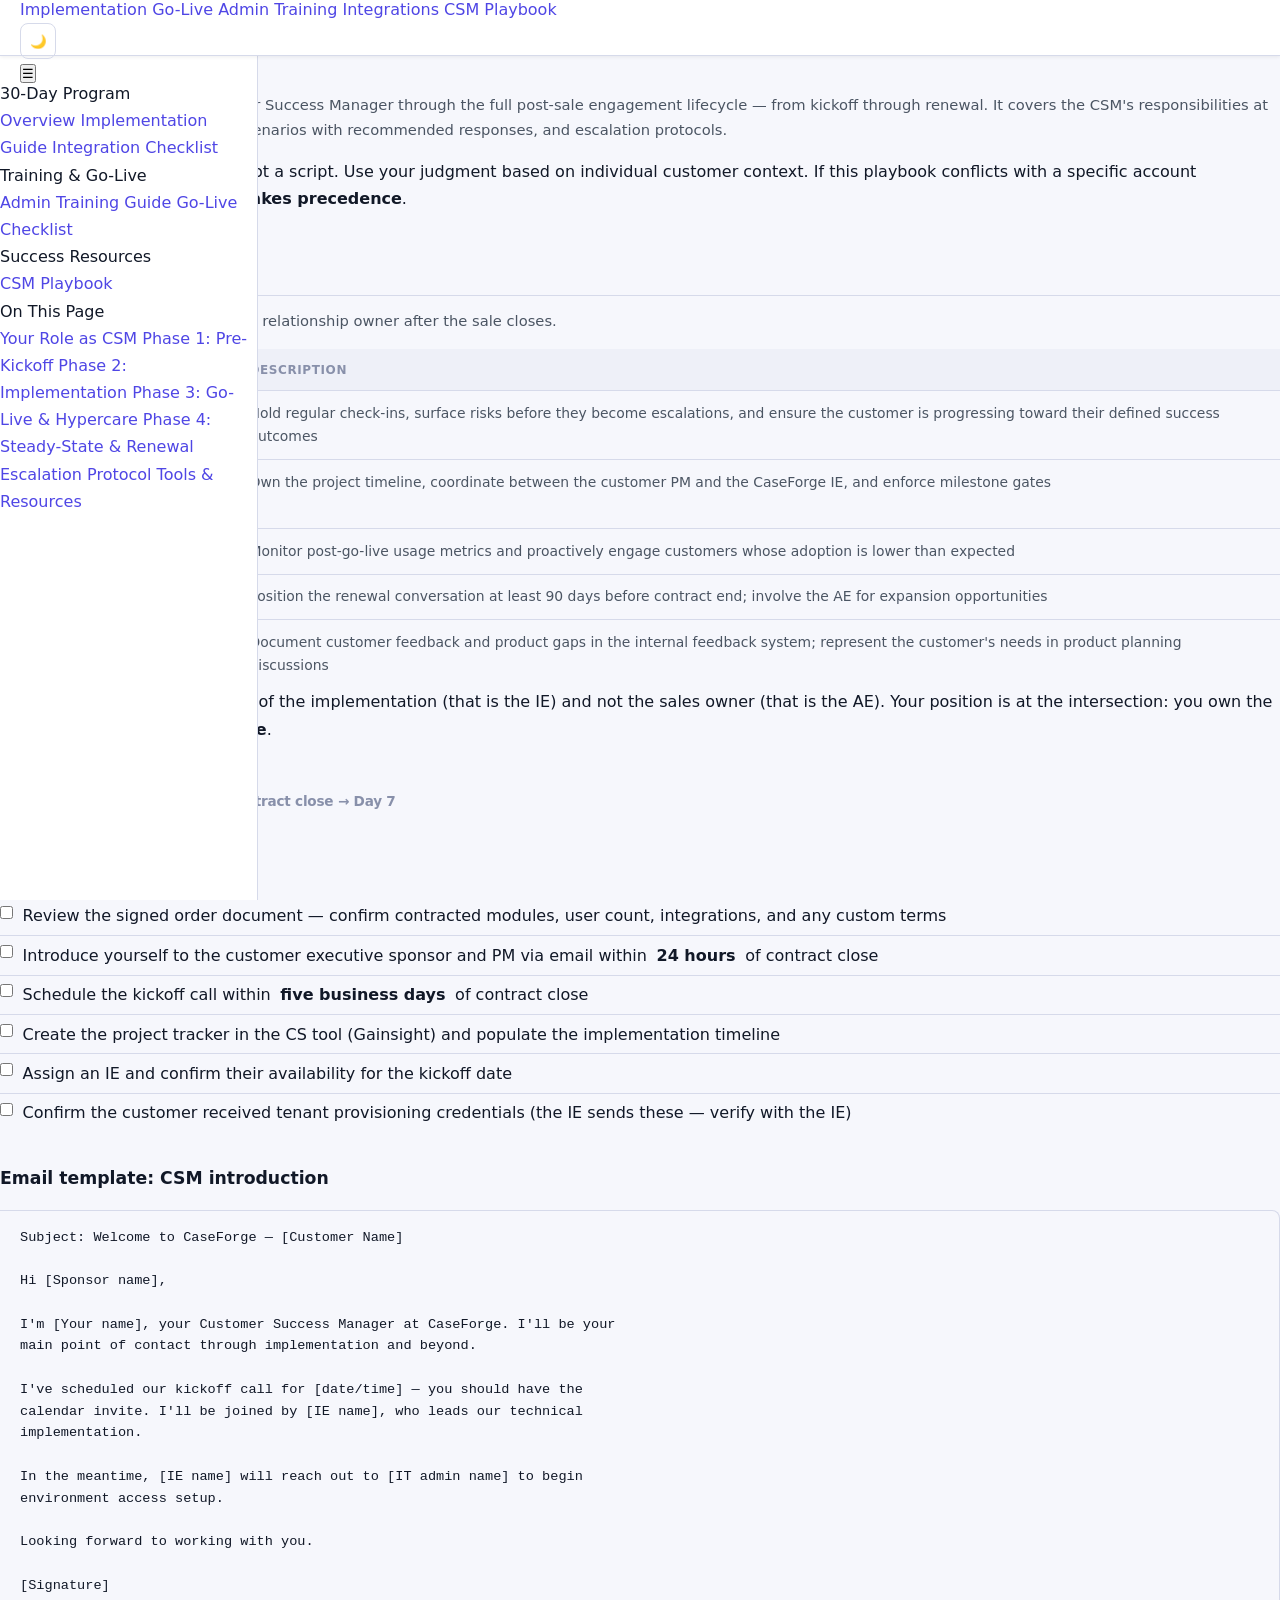
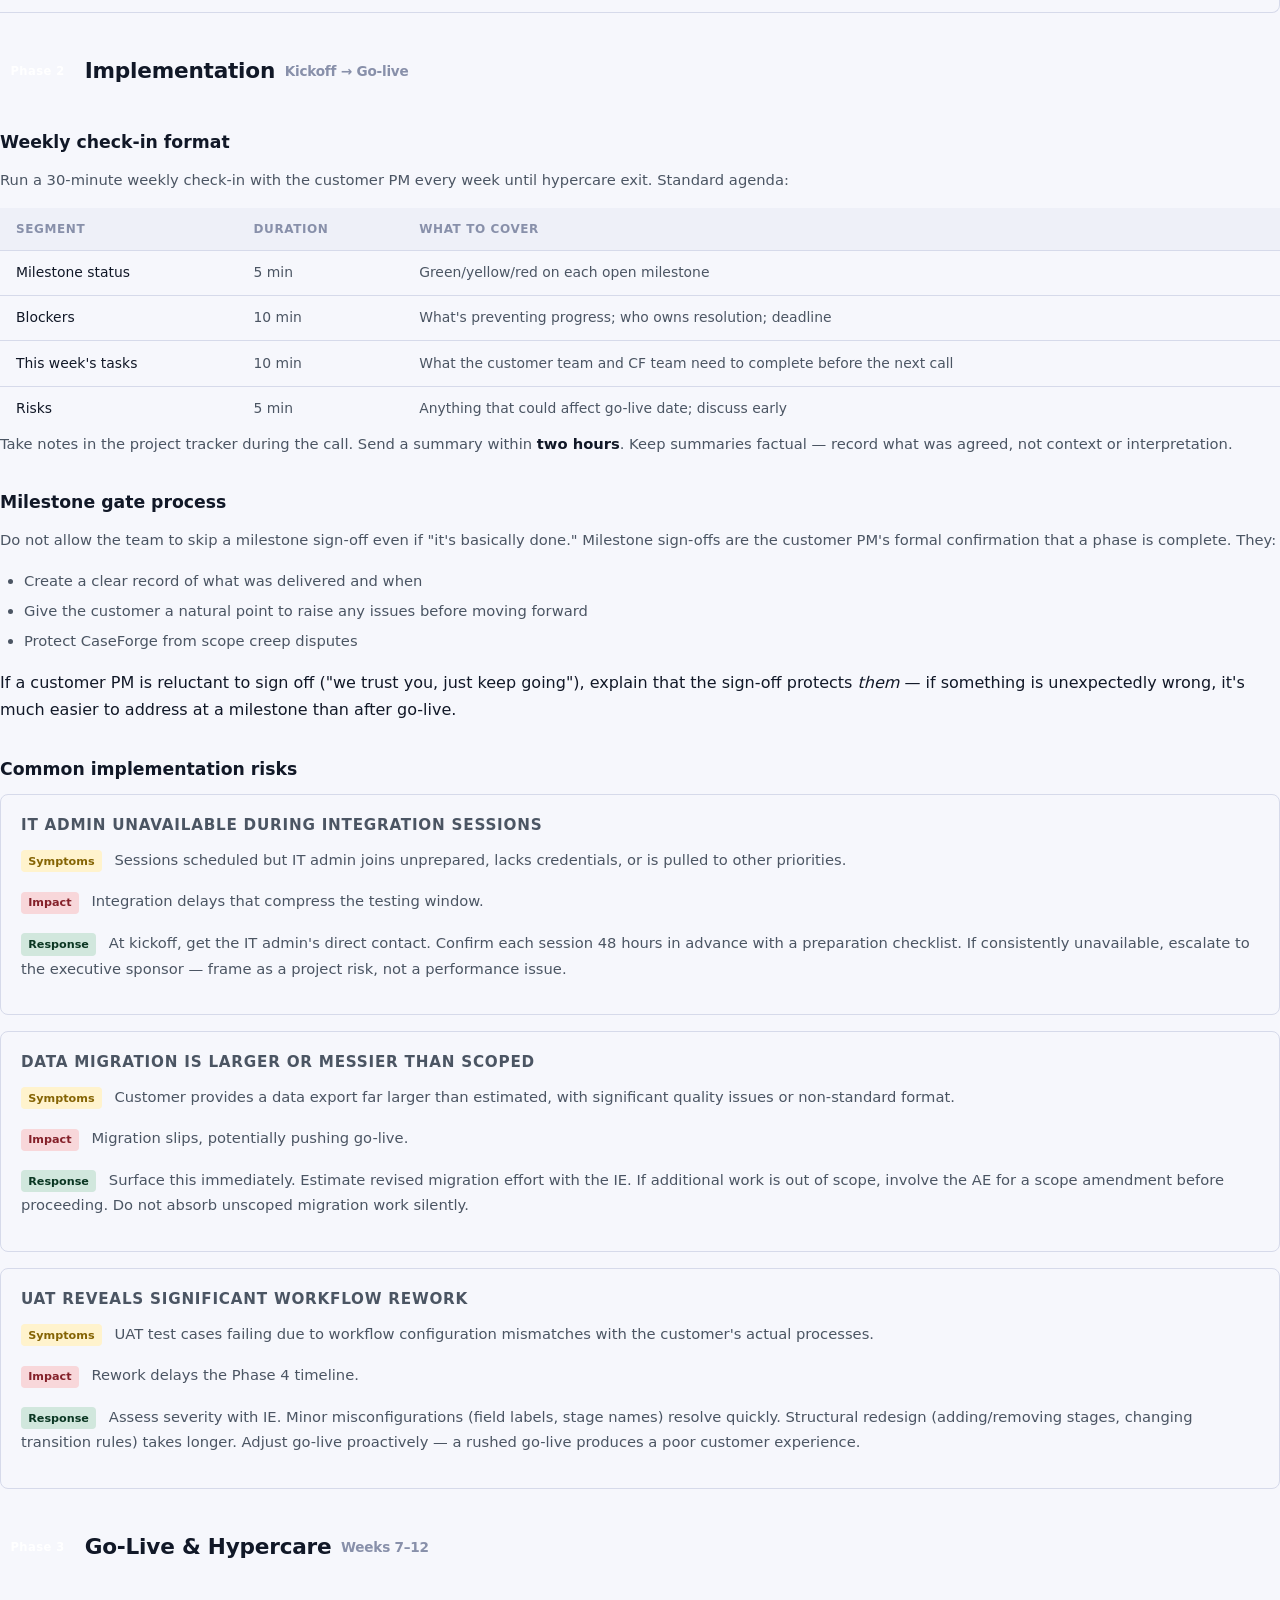
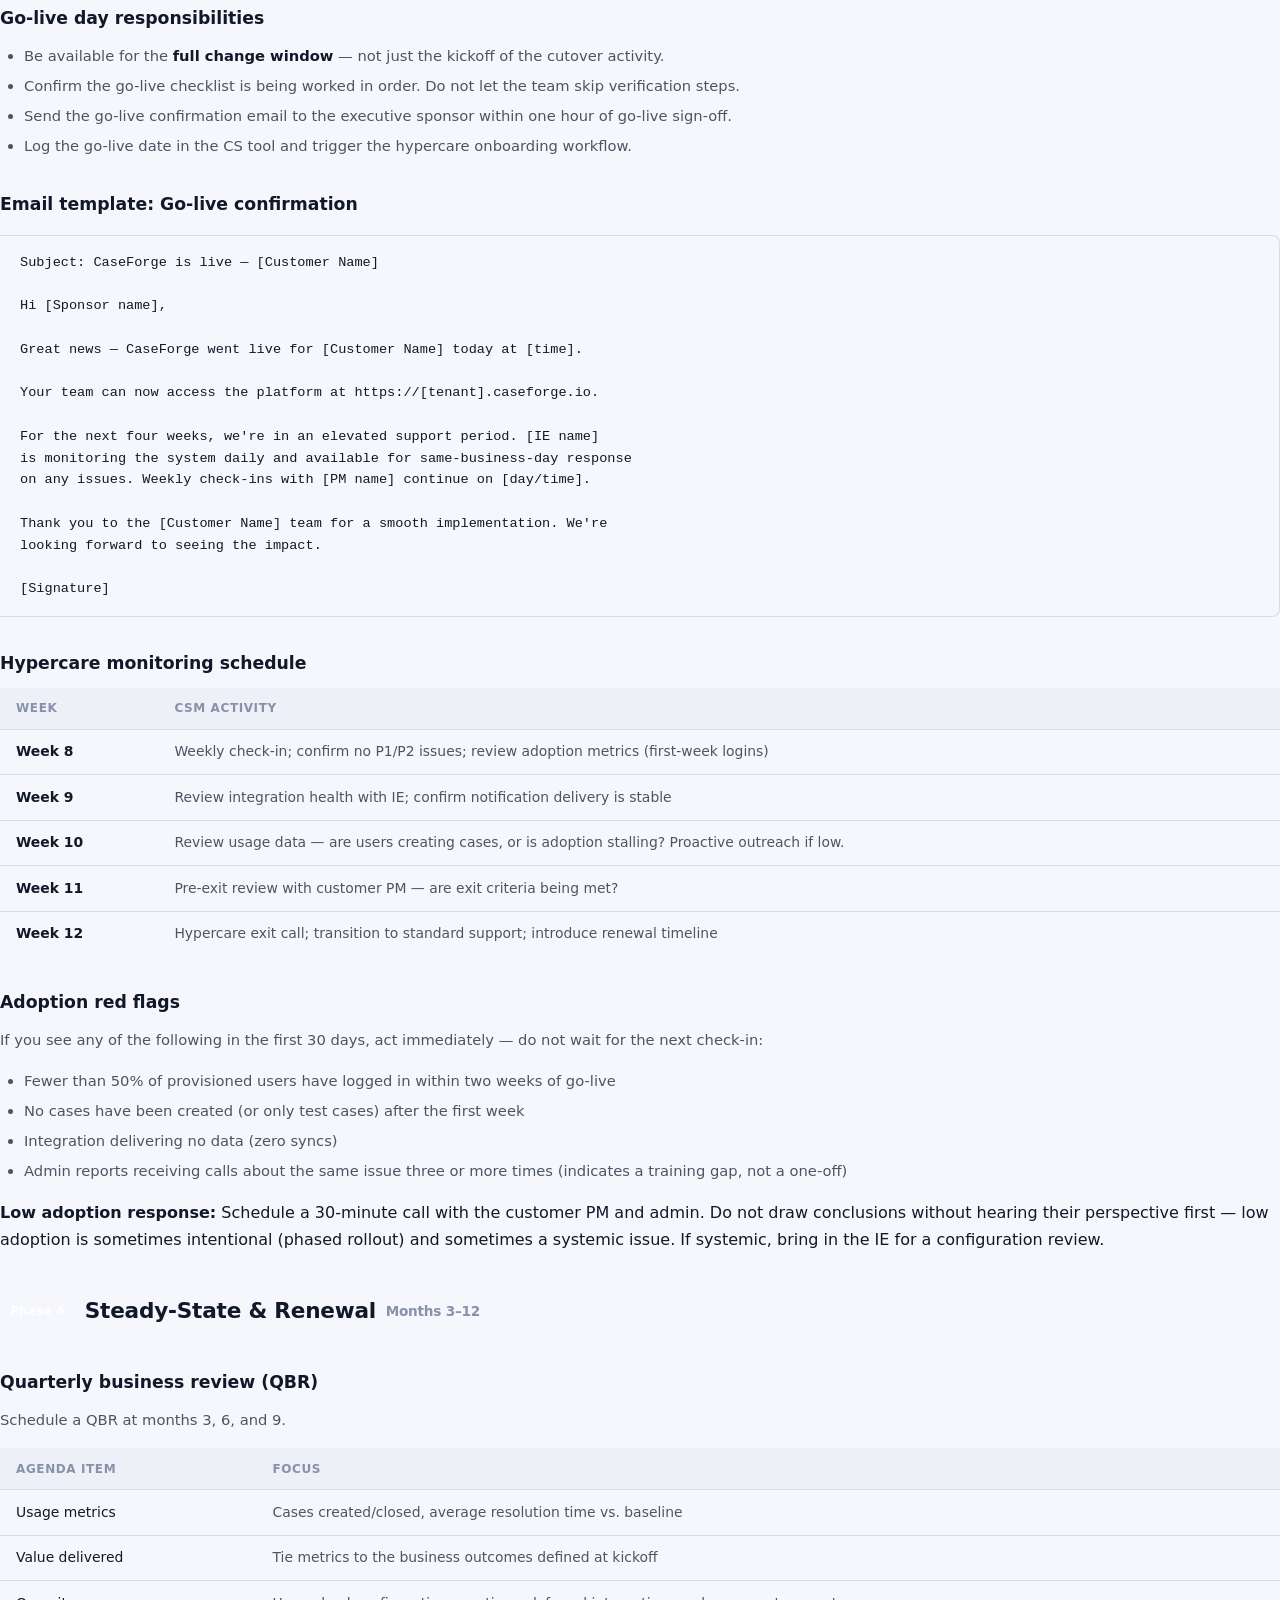
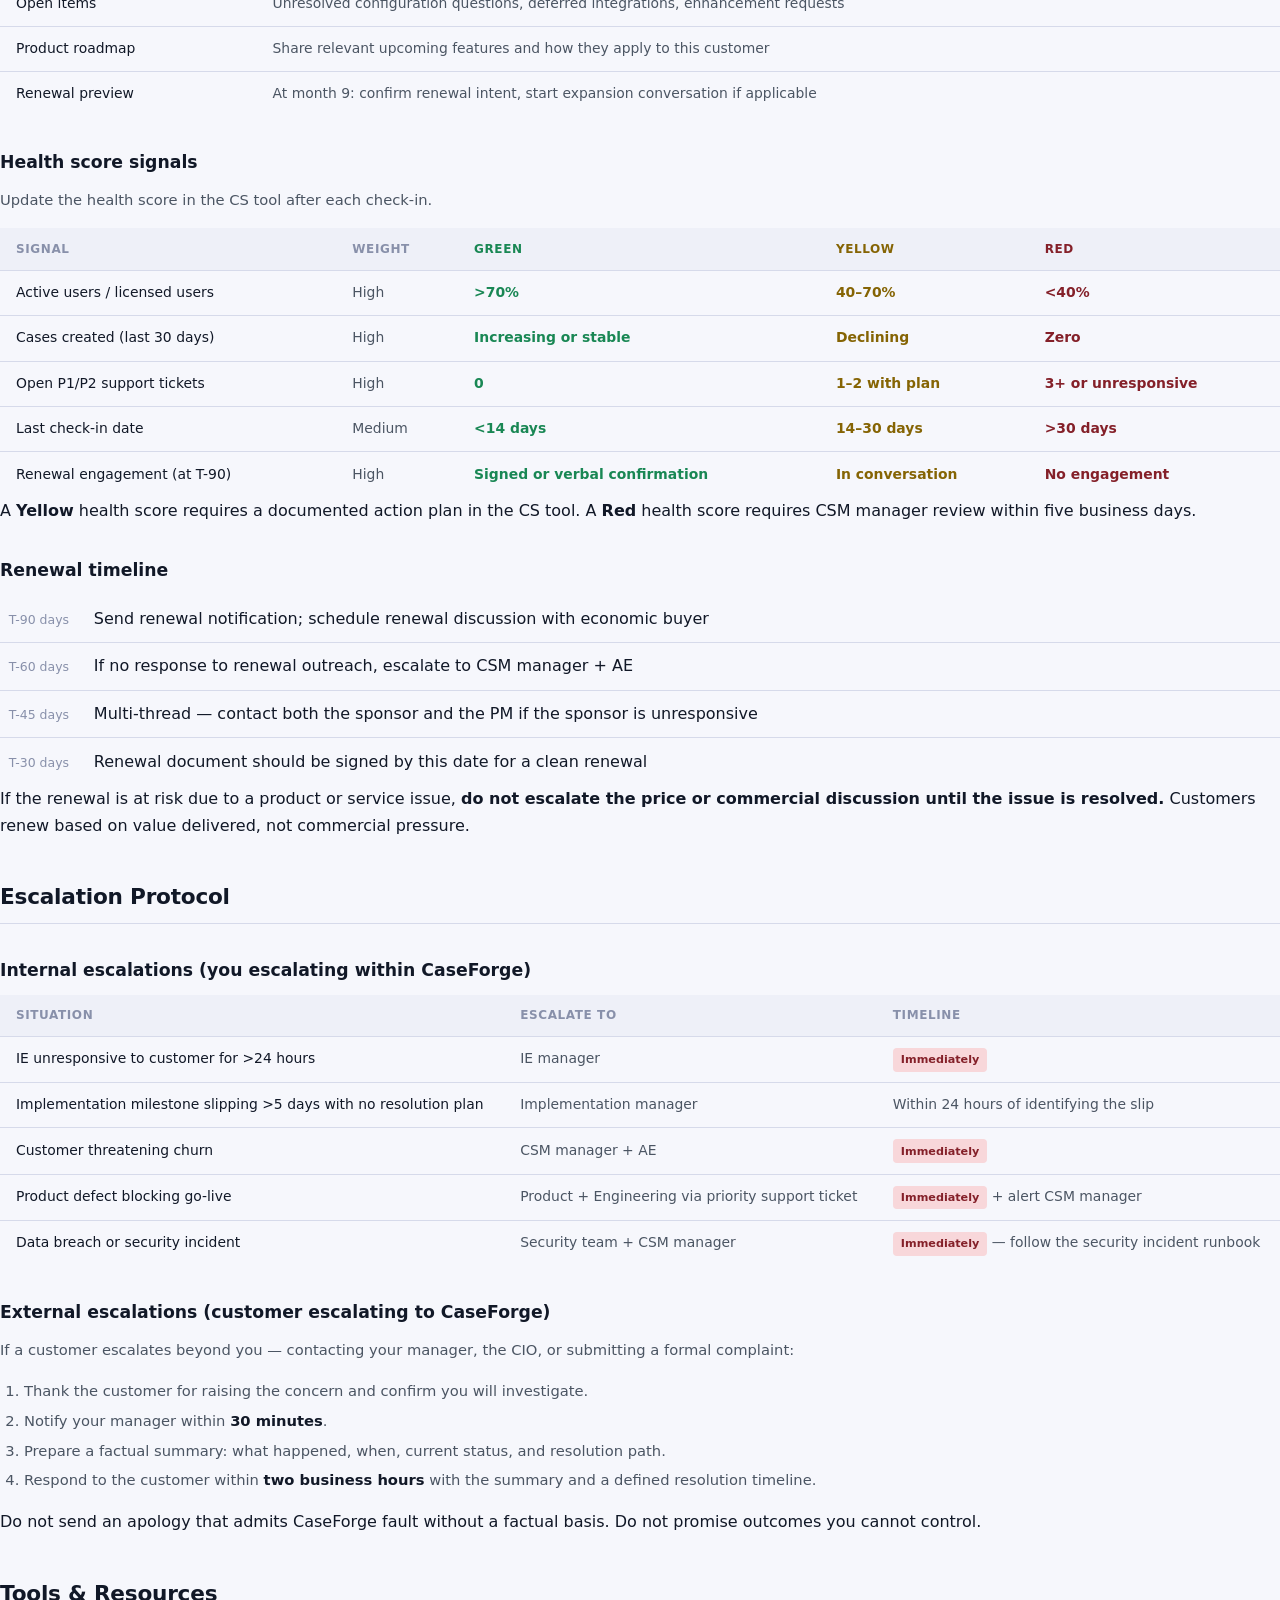
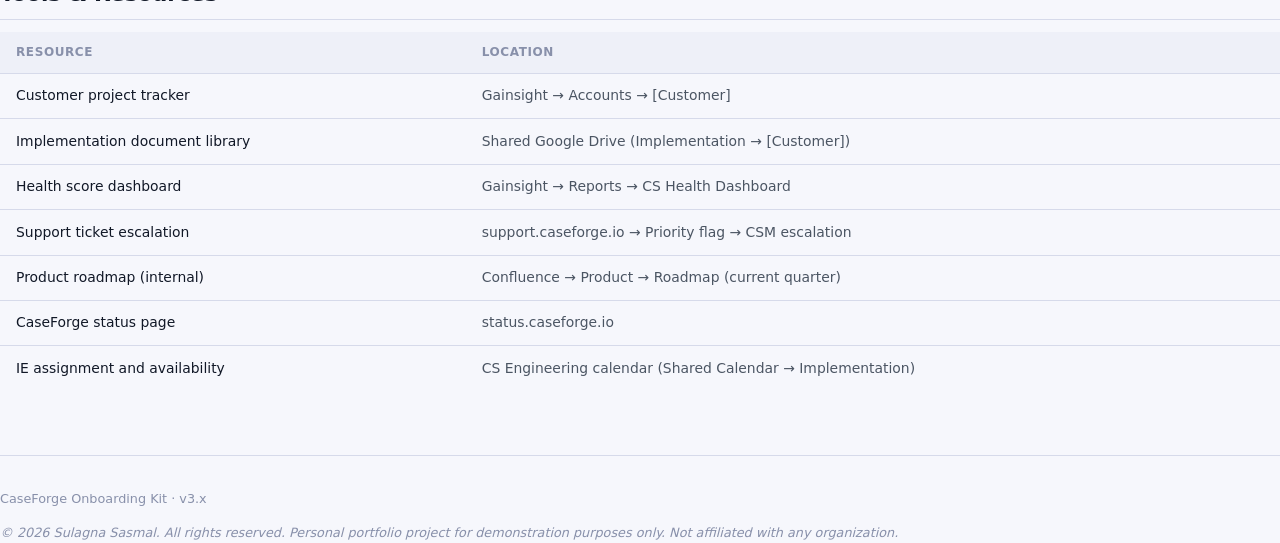
<file: csm-playbook.html>
<!DOCTYPE html>
<html lang="en" data-theme="light">
<head>
  <meta charset="UTF-8" />
  <meta name="viewport" content="width=device-width, initial-scale=1.0" />
  <title>CSM Playbook – CaseForge Onboarding</title>
  <link rel="stylesheet" href="assets/style.css" />
  <script>
    (function () {
      var t = localStorage.getItem('cf-theme') || 'light';
      document.documentElement.setAttribute('data-theme', t);
    })();
  </script>
  <style>
    .phase-header {
      display: flex; align-items: center; gap: 0.6rem;
      border-bottom: 2px solid var(--accent-light); padding-bottom: 0.4rem;
    }
    .phase-badge {
      display: inline-block; padding: 0.2rem 0.65rem; border-radius: 999px;
      font-size: 0.72rem; font-weight: 700; letter-spacing: 0.04em;
      background: var(--accent); color: white;
    }
    .email-template {
      background: var(--bg-secondary); border: 1px solid var(--border);
      border-left: 4px solid var(--accent);
      border-radius: 0 8px 8px 0; padding: 1rem 1.25rem;
      font-family: monospace; font-size: 0.85rem; white-space: pre-wrap;
      line-height: 1.6; margin: 1rem 0;
    }
    .checklist-item {
      display: flex; align-items: flex-start; gap: 0.6rem;
      padding: 0.35rem 0; border-bottom: 1px solid var(--border-light, var(--border));
    }
    .checklist-item:last-child { border-bottom: none; }
    .checklist-item input[type="checkbox"] {
      margin-top: 0.2rem; accent-color: var(--accent); flex-shrink: 0;
    }
    .risk-card {
      background: var(--bg-secondary); border: 1px solid var(--border);
      border-radius: 8px; padding: 1.1rem 1.25rem; margin-bottom: 1rem;
    }
    .risk-card h4 { margin: 0 0 0.5rem; font-size: 0.95rem; }
    .risk-label {
      display: inline-block; font-size: 0.7rem; font-weight: 700;
      padding: 0.1rem 0.45rem; border-radius: 4px; margin-right: 0.5rem;
    }
    .risk-label.symptoms { background: #fff3cd; color: #856404; }
    .risk-label.impact { background: #f8d7da; color: #842029; }
    .risk-label.response { background: #d1e7dd; color: #0a3622; }
    [data-theme="dark"] .risk-label.symptoms { background: #4a3a00; color: #ffc107; }
    [data-theme="dark"] .risk-label.impact { background: #4a0e11; color: #ea868f; }
    [data-theme="dark"] .risk-label.response { background: #0a3622; color: #75b798; }
    .health-green { color: #198754; font-weight: 600; }
    .health-yellow { color: #856404; font-weight: 600; }
    .health-red { color: #842029; font-weight: 600; }
    [data-theme="dark"] .health-green { color: #75b798; }
    [data-theme="dark"] .health-yellow { color: #ffc107; }
    [data-theme="dark"] .health-red { color: #ea868f; }
    .timeline-item {
      display: flex; gap: 1rem; padding: 0.6rem 0;
      border-bottom: 1px solid var(--border);
    }
    .timeline-item:last-child { border-bottom: none; }
    .timeline-note {
      font-size: 0.78rem; color: var(--text-muted);
      background: var(--bg-secondary); padding: 0.15rem 0.55rem; border-radius: 4px;
      white-space: nowrap; align-self: flex-start; flex-shrink: 0; margin-top: 0.1rem;
    }
    .escalation-badge {
      display: inline-block; font-size: 0.7rem; font-weight: 700;
      padding: 0.15rem 0.5rem; border-radius: 4px;
      background: #f8d7da; color: #842029;
    }
    [data-theme="dark"] .escalation-badge { background: #4a0e11; color: #ea868f; }
  </style>
</head>
<body>
  <header class="site-header">
    <div class="header-inner">
      <a href="index.html" class="logo">
        <span class="logo-mark">CF</span>
        <span class="logo-text">CaseForge <span class="logo-sub">Onboarding</span></span>
        <span class="version-badge">v3.x</span>
      </a>
      <nav class="header-nav">
        <a href="implementation-guide.html">Implementation</a>
        <a href="go-live-checklist.html">Go-Live</a>
        <a href="admin-training-guide.html">Admin Training</a>
        <a href="integration-checklist.html">Integrations</a>
        <a href="csm-playbook.html" class="active">CSM Playbook</a>
      </nav>
      <div class="header-actions">
        <button class="theme-toggle" id="themeToggle" aria-label="Toggle theme">
          <span class="theme-icon">🌙</span>
        </button>
        <button class="mobile-menu-toggle" id="mobileMenuToggle" aria-label="Toggle menu">☰</button>
      </div>
    </div>
  </header>

  <div class="page-layout">
    <aside class="sidebar" id="sidebar">
      <nav class="sidebar-nav">
        <div class="sidebar-section">
          <div class="sidebar-section-title">30-Day Program</div>
          <a href="index.html" class="sidebar-link">Overview</a>
          <a href="implementation-guide.html" class="sidebar-link">Implementation Guide</a>
          <a href="integration-checklist.html" class="sidebar-link">Integration Checklist</a>
        </div>
        <div class="sidebar-section">
          <div class="sidebar-section-title">Training &amp; Go-Live</div>
          <a href="admin-training-guide.html" class="sidebar-link">Admin Training Guide</a>
          <a href="go-live-checklist.html" class="sidebar-link">Go-Live Checklist</a>
        </div>
        <div class="sidebar-section">
          <div class="sidebar-section-title">Success Resources</div>
          <a href="csm-playbook.html" class="sidebar-link active">CSM Playbook</a>
        </div>
        <div class="sidebar-section">
          <div class="sidebar-section-title">On This Page</div>
          <a href="#role" class="sidebar-link sidebar-link-sm">Your Role as CSM</a>
          <a href="#phase1" class="sidebar-link sidebar-link-sm">Phase 1: Pre-Kickoff</a>
          <a href="#phase2" class="sidebar-link sidebar-link-sm">Phase 2: Implementation</a>
          <a href="#phase3" class="sidebar-link sidebar-link-sm">Phase 3: Go-Live &amp; Hypercare</a>
          <a href="#phase4" class="sidebar-link sidebar-link-sm">Phase 4: Steady-State &amp; Renewal</a>
          <a href="#escalation" class="sidebar-link sidebar-link-sm">Escalation Protocol</a>
          <a href="#tools" class="sidebar-link sidebar-link-sm">Tools &amp; Resources</a>
        </div>
      </nav>
    </aside>

    <main class="main-content">
      <div class="page-meta">
        <span class="page-meta-tag">Internal — CaseForge CS Team Only</span>
        <span class="page-meta-tag">Enterprise accounts</span>
        <span class="page-meta-tag">CaseForge 3.x</span>
      </div>
      <h1>CSM Playbook</h1>
      <p class="lead">This playbook guides the Customer Success Manager through the full post-sale engagement lifecycle — from kickoff through renewal. It covers the CSM's responsibilities at each phase, common customer scenarios with recommended responses, and escalation protocols.</p>

      <div class="callout callout-warning">
        This document is a reference, not a script. Use your judgment based on individual customer context. If this playbook conflicts with a specific account agreement or SOW, the <strong>SOW takes precedence</strong>.
      </div>

      <!-- Role -->
      <section id="role">
        <h2>Your Role as CSM</h2>
        <p>The CSM is the customer's primary relationship owner after the sale closes.</p>
        <table>
          <thead><tr><th>Responsibility</th><th>Description</th></tr></thead>
          <tbody>
            <tr>
              <td><strong>Engagement health</strong></td>
              <td>Hold regular check-ins, surface risks before they become escalations, and ensure the customer is progressing toward their defined success outcomes</td>
            </tr>
            <tr>
              <td><strong>Implementation oversight</strong></td>
              <td>Own the project timeline, coordinate between the customer PM and the CaseForge IE, and enforce milestone gates</td>
            </tr>
            <tr>
              <td><strong>Adoption</strong></td>
              <td>Monitor post-go-live usage metrics and proactively engage customers whose adoption is lower than expected</td>
            </tr>
            <tr>
              <td><strong>Renewal</strong></td>
              <td>Position the renewal conversation at least 90 days before contract end; involve the AE for expansion opportunities</td>
            </tr>
            <tr>
              <td><strong>Voice of customer</strong></td>
              <td>Document customer feedback and product gaps in the internal feedback system; represent the customer's needs in product planning discussions</td>
            </tr>
          </tbody>
        </table>
        <div class="callout callout-tip">
          You are not the technical owner of the implementation (that is the IE) and not the sales owner (that is the AE). Your position is at the intersection: you own the <strong>relationship and the outcome</strong>.
        </div>
      </section>

      <!-- Phase 1 -->
      <section id="phase1">
        <h2 class="phase-header">
          <span class="phase-badge">Phase 1</span>
          Pre-Kickoff
          <span style="font-size:0.85rem;color:var(--text-muted)">Contract close → Day 7</span>
        </h2>

        <h3>Your tasks</h3>
        <div>
          <label class="checklist-item"><input type="checkbox"> Review the signed order document — confirm contracted modules, user count, integrations, and any custom terms</label>
          <label class="checklist-item"><input type="checkbox"> Introduce yourself to the customer executive sponsor and PM via email within <strong>24 hours</strong> of contract close</label>
          <label class="checklist-item"><input type="checkbox"> Schedule the kickoff call within <strong>five business days</strong> of contract close</label>
          <label class="checklist-item"><input type="checkbox"> Create the project tracker in the CS tool (Gainsight) and populate the implementation timeline</label>
          <label class="checklist-item"><input type="checkbox"> Assign an IE and confirm their availability for the kickoff date</label>
          <label class="checklist-item"><input type="checkbox"> Confirm the customer received tenant provisioning credentials (the IE sends these — verify with the IE)</label>
        </div>

        <h3>Email template: CSM introduction</h3>
        <div class="email-template">Subject: Welcome to CaseForge — [Customer Name]

Hi [Sponsor name],

I'm [Your name], your Customer Success Manager at CaseForge. I'll be your
main point of contact through implementation and beyond.

I've scheduled our kickoff call for [date/time] — you should have the
calendar invite. I'll be joined by [IE name], who leads our technical
implementation.

In the meantime, [IE name] will reach out to [IT admin name] to begin
environment access setup.

Looking forward to working with you.

[Signature]</div>
      </section>

      <!-- Phase 2 -->
      <section id="phase2">
        <h2 class="phase-header">
          <span class="phase-badge">Phase 2</span>
          Implementation
          <span style="font-size:0.85rem;color:var(--text-muted)">Kickoff → Go-live</span>
        </h2>

        <h3>Weekly check-in format</h3>
        <p>Run a 30-minute weekly check-in with the customer PM every week until hypercare exit. Standard agenda:</p>
        <table>
          <thead><tr><th>Segment</th><th>Duration</th><th>What to cover</th></tr></thead>
          <tbody>
            <tr><td>Milestone status</td><td>5 min</td><td>Green/yellow/red on each open milestone</td></tr>
            <tr><td>Blockers</td><td>10 min</td><td>What's preventing progress; who owns resolution; deadline</td></tr>
            <tr><td>This week's tasks</td><td>10 min</td><td>What the customer team and CF team need to complete before the next call</td></tr>
            <tr><td>Risks</td><td>5 min</td><td>Anything that could affect go-live date; discuss early</td></tr>
          </tbody>
        </table>
        <p>Take notes in the project tracker during the call. Send a summary within <strong>two hours</strong>. Keep summaries factual — record what was agreed, not context or interpretation.</p>

        <h3>Milestone gate process</h3>
        <p>Do not allow the team to skip a milestone sign-off even if "it's basically done." Milestone sign-offs are the customer PM's formal confirmation that a phase is complete. They:</p>
        <ul>
          <li>Create a clear record of what was delivered and when</li>
          <li>Give the customer a natural point to raise any issues before moving forward</li>
          <li>Protect CaseForge from scope creep disputes</li>
        </ul>
        <div class="callout callout-tip">
          If a customer PM is reluctant to sign off ("we trust you, just keep going"), explain that the sign-off protects <em>them</em> — if something is unexpectedly wrong, it's much easier to address at a milestone than after go-live.
        </div>

        <h3>Common implementation risks</h3>
        <div class="risk-card">
          <h4>IT admin unavailable during integration sessions</h4>
          <p><span class="risk-label symptoms">Symptoms</span> Sessions scheduled but IT admin joins unprepared, lacks credentials, or is pulled to other priorities.</p>
          <p><span class="risk-label impact">Impact</span> Integration delays that compress the testing window.</p>
          <p><span class="risk-label response">Response</span> At kickoff, get the IT admin's direct contact. Confirm each session 48 hours in advance with a preparation checklist. If consistently unavailable, escalate to the executive sponsor — frame as a project risk, not a performance issue.</p>
        </div>
        <div class="risk-card">
          <h4>Data migration is larger or messier than scoped</h4>
          <p><span class="risk-label symptoms">Symptoms</span> Customer provides a data export far larger than estimated, with significant quality issues or non-standard format.</p>
          <p><span class="risk-label impact">Impact</span> Migration slips, potentially pushing go-live.</p>
          <p><span class="risk-label response">Response</span> Surface this immediately. Estimate revised migration effort with the IE. If additional work is out of scope, involve the AE for a scope amendment before proceeding. Do not absorb unscoped migration work silently.</p>
        </div>
        <div class="risk-card">
          <h4>UAT reveals significant workflow rework</h4>
          <p><span class="risk-label symptoms">Symptoms</span> UAT test cases failing due to workflow configuration mismatches with the customer's actual processes.</p>
          <p><span class="risk-label impact">Impact</span> Rework delays the Phase 4 timeline.</p>
          <p><span class="risk-label response">Response</span> Assess severity with IE. Minor misconfigurations (field labels, stage names) resolve quickly. Structural redesign (adding/removing stages, changing transition rules) takes longer. Adjust go-live proactively — a rushed go-live produces a poor customer experience.</p>
        </div>
      </section>

      <!-- Phase 3 -->
      <section id="phase3">
        <h2 class="phase-header">
          <span class="phase-badge">Phase 3</span>
          Go-Live &amp; Hypercare
          <span style="font-size:0.85rem;color:var(--text-muted)">Weeks 7–12</span>
        </h2>

        <h3>Go-live day responsibilities</h3>
        <ul>
          <li>Be available for the <strong>full change window</strong> — not just the kickoff of the cutover activity.</li>
          <li>Confirm the go-live checklist is being worked in order. Do not let the team skip verification steps.</li>
          <li>Send the go-live confirmation email to the executive sponsor within one hour of go-live sign-off.</li>
          <li>Log the go-live date in the CS tool and trigger the hypercare onboarding workflow.</li>
        </ul>

        <h3>Email template: Go-live confirmation</h3>
        <div class="email-template">Subject: CaseForge is live — [Customer Name]

Hi [Sponsor name],

Great news — CaseForge went live for [Customer Name] today at [time].

Your team can now access the platform at https://[tenant].caseforge.io.

For the next four weeks, we're in an elevated support period. [IE name]
is monitoring the system daily and available for same-business-day response
on any issues. Weekly check-ins with [PM name] continue on [day/time].

Thank you to the [Customer Name] team for a smooth implementation. We're
looking forward to seeing the impact.

[Signature]</div>

        <h3>Hypercare monitoring schedule</h3>
        <table>
          <thead><tr><th>Week</th><th>CSM activity</th></tr></thead>
          <tbody>
            <tr><td><strong>Week 8</strong></td><td>Weekly check-in; confirm no P1/P2 issues; review adoption metrics (first-week logins)</td></tr>
            <tr><td><strong>Week 9</strong></td><td>Review integration health with IE; confirm notification delivery is stable</td></tr>
            <tr><td><strong>Week 10</strong></td><td>Review usage data — are users creating cases, or is adoption stalling? Proactive outreach if low.</td></tr>
            <tr><td><strong>Week 11</strong></td><td>Pre-exit review with customer PM — are exit criteria being met?</td></tr>
            <tr><td><strong>Week 12</strong></td><td>Hypercare exit call; transition to standard support; introduce renewal timeline</td></tr>
          </tbody>
        </table>

        <h3>Adoption red flags</h3>
        <p>If you see any of the following in the first 30 days, act immediately — do not wait for the next check-in:</p>
        <ul>
          <li>Fewer than 50% of provisioned users have logged in within two weeks of go-live</li>
          <li>No cases have been created (or only test cases) after the first week</li>
          <li>Integration delivering no data (zero syncs)</li>
          <li>Admin reports receiving calls about the same issue three or more times (indicates a training gap, not a one-off)</li>
        </ul>
        <div class="callout callout-tip">
          <strong>Low adoption response:</strong> Schedule a 30-minute call with the customer PM and admin. Do not draw conclusions without hearing their perspective first — low adoption is sometimes intentional (phased rollout) and sometimes a systemic issue. If systemic, bring in the IE for a configuration review.
        </div>
      </section>

      <!-- Phase 4 -->
      <section id="phase4">
        <h2 class="phase-header">
          <span class="phase-badge">Phase 4</span>
          Steady-State &amp; Renewal
          <span style="font-size:0.85rem;color:var(--text-muted)">Months 3–12</span>
        </h2>

        <h3>Quarterly business review (QBR)</h3>
        <p>Schedule a QBR at months 3, 6, and 9.</p>
        <table>
          <thead><tr><th>Agenda item</th><th>Focus</th></tr></thead>
          <tbody>
            <tr><td>Usage metrics</td><td>Cases created/closed, average resolution time vs. baseline</td></tr>
            <tr><td>Value delivered</td><td>Tie metrics to the business outcomes defined at kickoff</td></tr>
            <tr><td>Open items</td><td>Unresolved configuration questions, deferred integrations, enhancement requests</td></tr>
            <tr><td>Product roadmap</td><td>Share relevant upcoming features and how they apply to this customer</td></tr>
            <tr><td>Renewal preview</td><td>At month 9: confirm renewal intent, start expansion conversation if applicable</td></tr>
          </tbody>
        </table>

        <h3>Health score signals</h3>
        <p>Update the health score in the CS tool after each check-in.</p>
        <table>
          <thead><tr><th>Signal</th><th>Weight</th><th class="health-green">Green</th><th class="health-yellow">Yellow</th><th class="health-red">Red</th></tr></thead>
          <tbody>
            <tr>
              <td>Active users / licensed users</td><td>High</td>
              <td class="health-green">&gt;70%</td><td class="health-yellow">40–70%</td><td class="health-red">&lt;40%</td>
            </tr>
            <tr>
              <td>Cases created (last 30 days)</td><td>High</td>
              <td class="health-green">Increasing or stable</td><td class="health-yellow">Declining</td><td class="health-red">Zero</td>
            </tr>
            <tr>
              <td>Open P1/P2 support tickets</td><td>High</td>
              <td class="health-green">0</td><td class="health-yellow">1–2 with plan</td><td class="health-red">3+ or unresponsive</td>
            </tr>
            <tr>
              <td>Last check-in date</td><td>Medium</td>
              <td class="health-green">&lt;14 days</td><td class="health-yellow">14–30 days</td><td class="health-red">&gt;30 days</td>
            </tr>
            <tr>
              <td>Renewal engagement (at T-90)</td><td>High</td>
              <td class="health-green">Signed or verbal confirmation</td><td class="health-yellow">In conversation</td><td class="health-red">No engagement</td>
            </tr>
          </tbody>
        </table>
        <div class="callout callout-warning">
          A <strong>Yellow</strong> health score requires a documented action plan in the CS tool. A <strong>Red</strong> health score requires CSM manager review within five business days.
        </div>

        <h3>Renewal timeline</h3>
        <div>
          <div class="timeline-item">
            <span class="timeline-note">T-90 days</span>
            <span>Send renewal notification; schedule renewal discussion with economic buyer</span>
          </div>
          <div class="timeline-item">
            <span class="timeline-note">T-60 days</span>
            <span>If no response to renewal outreach, escalate to CSM manager + AE</span>
          </div>
          <div class="timeline-item">
            <span class="timeline-note">T-45 days</span>
            <span>Multi-thread — contact both the sponsor and the PM if the sponsor is unresponsive</span>
          </div>
          <div class="timeline-item">
            <span class="timeline-note">T-30 days</span>
            <span>Renewal document should be signed by this date for a clean renewal</span>
          </div>
        </div>
        <div class="callout callout-tip">
          If the renewal is at risk due to a product or service issue, <strong>do not escalate the price or commercial discussion until the issue is resolved.</strong> Customers renew based on value delivered, not commercial pressure.
        </div>
      </section>

      <!-- Escalation -->
      <section id="escalation">
        <h2>Escalation Protocol</h2>

        <h3>Internal escalations (you escalating within CaseForge)</h3>
        <table>
          <thead><tr><th>Situation</th><th>Escalate to</th><th>Timeline</th></tr></thead>
          <tbody>
            <tr>
              <td>IE unresponsive to customer for &gt;24 hours</td>
              <td>IE manager</td>
              <td><span class="escalation-badge">Immediately</span></td>
            </tr>
            <tr>
              <td>Implementation milestone slipping &gt;5 days with no resolution plan</td>
              <td>Implementation manager</td>
              <td>Within 24 hours of identifying the slip</td>
            </tr>
            <tr>
              <td>Customer threatening churn</td>
              <td>CSM manager + AE</td>
              <td><span class="escalation-badge">Immediately</span></td>
            </tr>
            <tr>
              <td>Product defect blocking go-live</td>
              <td>Product + Engineering via priority support ticket</td>
              <td><span class="escalation-badge">Immediately</span> + alert CSM manager</td>
            </tr>
            <tr>
              <td>Data breach or security incident</td>
              <td>Security team + CSM manager</td>
              <td><span class="escalation-badge">Immediately</span> — follow the security incident runbook</td>
            </tr>
          </tbody>
        </table>

        <h3>External escalations (customer escalating to CaseForge)</h3>
        <p>If a customer escalates beyond you — contacting your manager, the CIO, or submitting a formal complaint:</p>
        <ol>
          <li>Thank the customer for raising the concern and confirm you will investigate.</li>
          <li>Notify your manager within <strong>30 minutes</strong>.</li>
          <li>Prepare a factual summary: what happened, when, current status, and resolution path.</li>
          <li>Respond to the customer within <strong>two business hours</strong> with the summary and a defined resolution timeline.</li>
        </ol>
        <div class="callout callout-warning">
          Do not send an apology that admits CaseForge fault without a factual basis. Do not promise outcomes you cannot control.
        </div>
      </section>

      <!-- Tools -->
      <section id="tools">
        <h2>Tools &amp; Resources</h2>
        <table>
          <thead><tr><th>Resource</th><th>Location</th></tr></thead>
          <tbody>
            <tr><td>Customer project tracker</td><td>Gainsight → Accounts → [Customer]</td></tr>
            <tr><td>Implementation document library</td><td>Shared Google Drive (Implementation → [Customer])</td></tr>
            <tr><td>Health score dashboard</td><td>Gainsight → Reports → CS Health Dashboard</td></tr>
            <tr><td>Support ticket escalation</td><td>support.caseforge.io → Priority flag → CSM escalation</td></tr>
            <tr><td>Product roadmap (internal)</td><td>Confluence → Product → Roadmap (current quarter)</td></tr>
            <tr><td>CaseForge status page</td><td>status.caseforge.io</td></tr>
            <tr><td>IE assignment and availability</td><td>CS Engineering calendar (Shared Calendar → Implementation)</td></tr>
          </tbody>
        </table>
      </section>
    </main>
  </div>

  
<footer>
  <span>CaseForge Onboarding Kit &middot; v3.x</span>
  <span class="copyright">&copy; <span id="footer-yr"></span> Sulagna Sasmal. All rights reserved. Personal portfolio project for demonstration purposes only. Not affiliated with any organization.</span>
</footer>
<script src="assets/scripts.js"></script>

<script>var e=document.getElementById("footer-yr");if(e)e.textContent=new Date().getFullYear();</script>
</body>
</html>
</file>
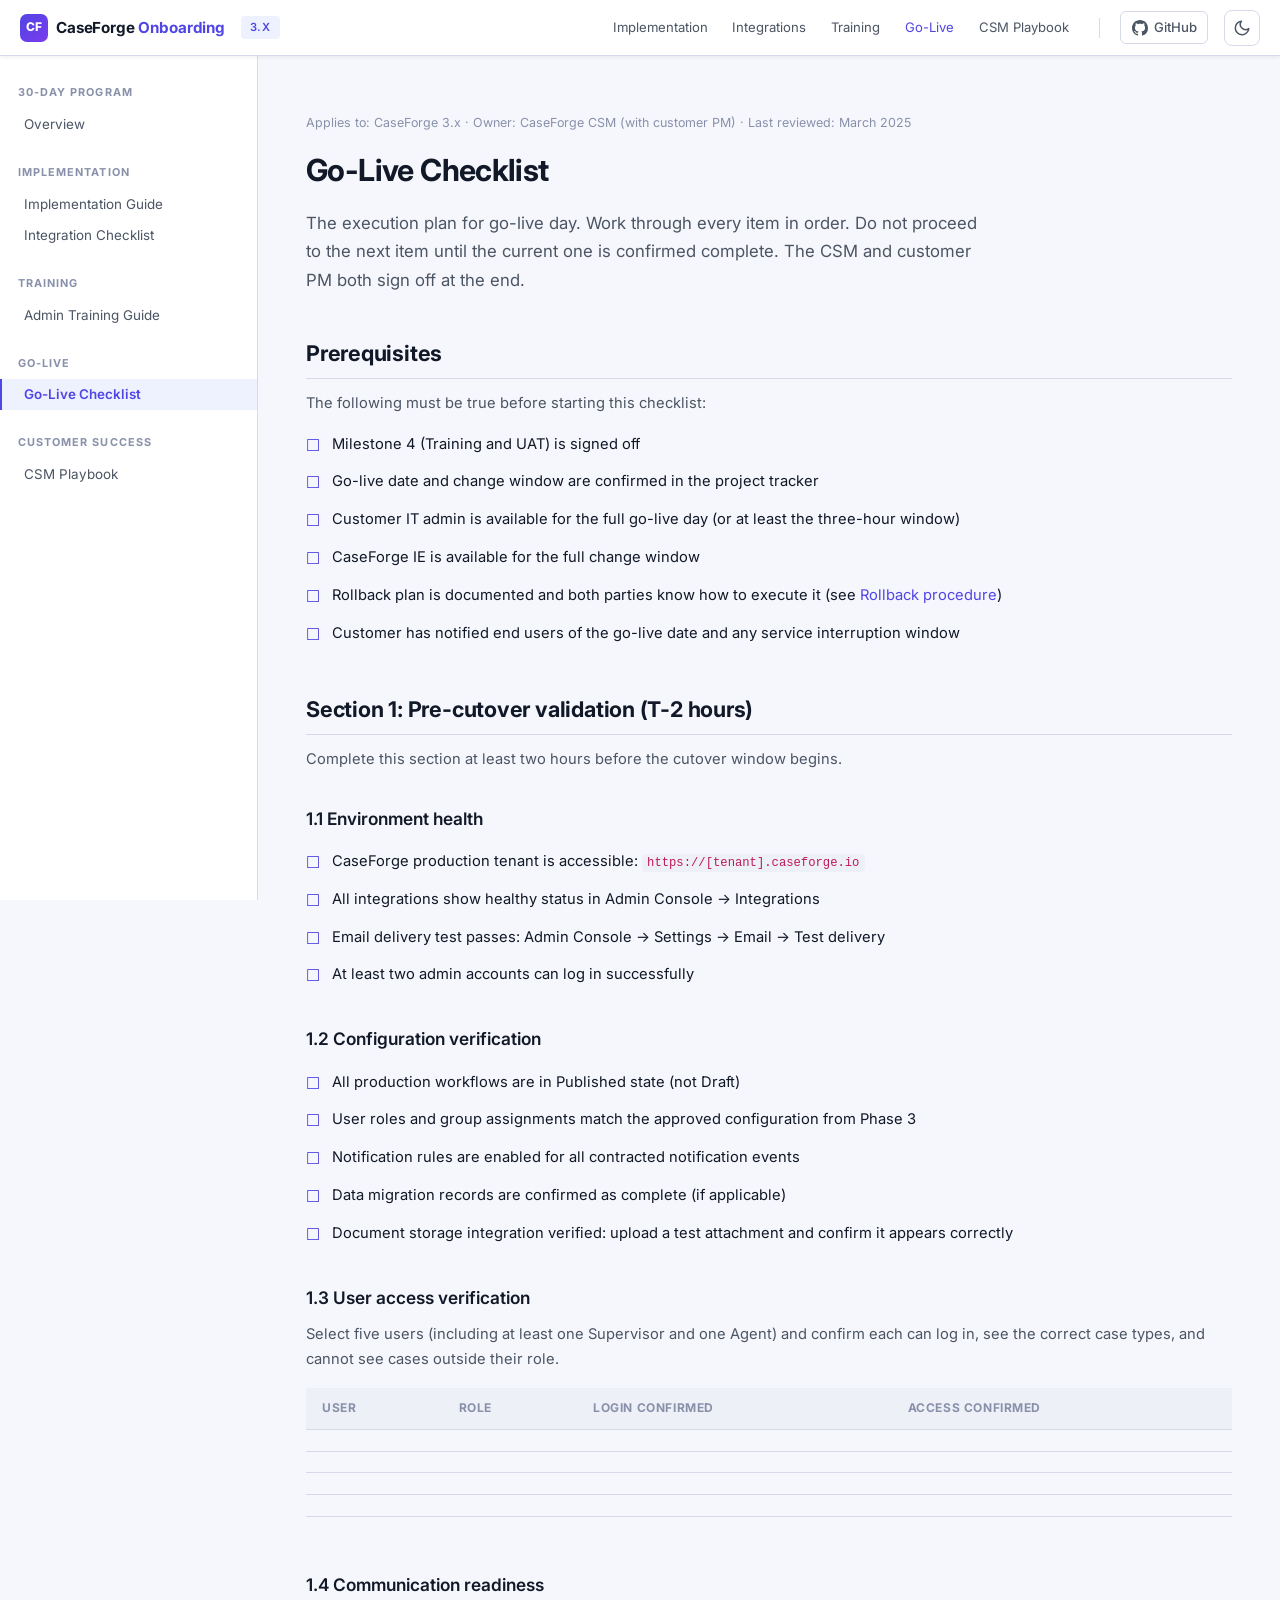
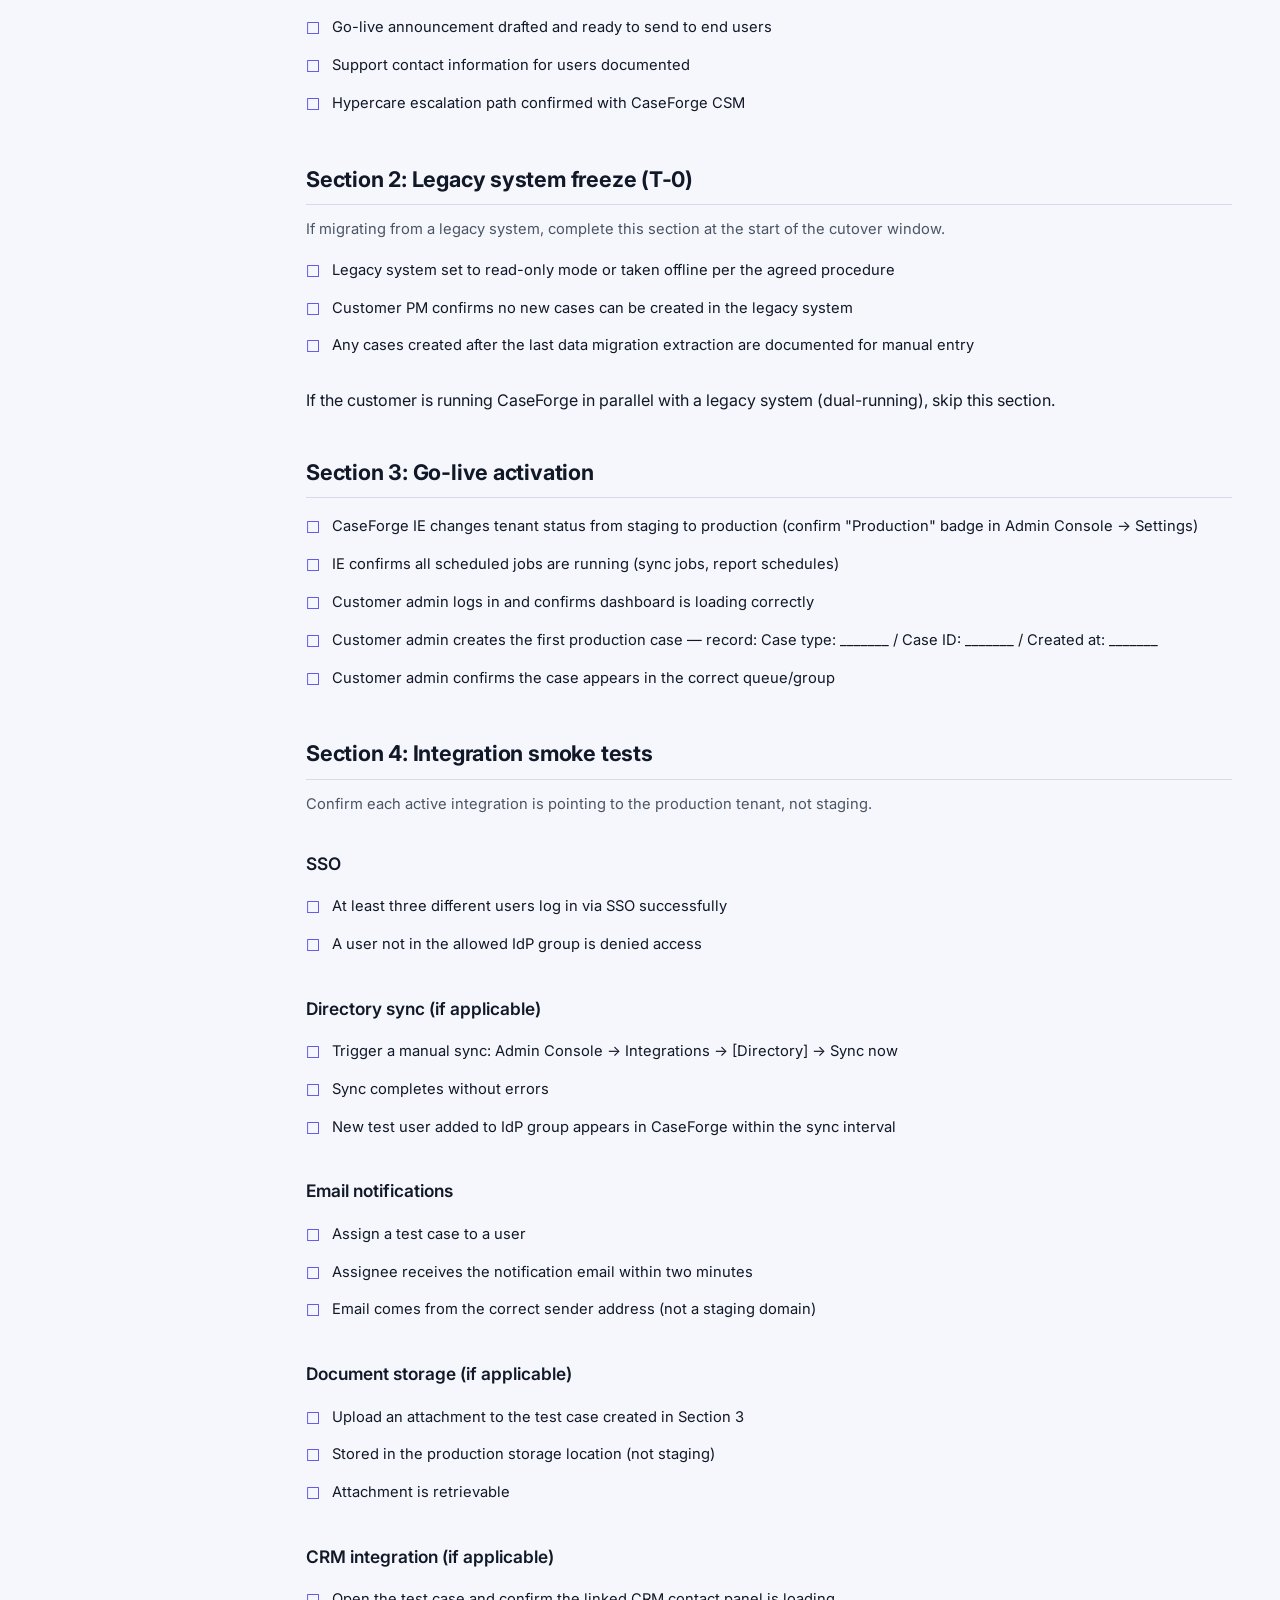
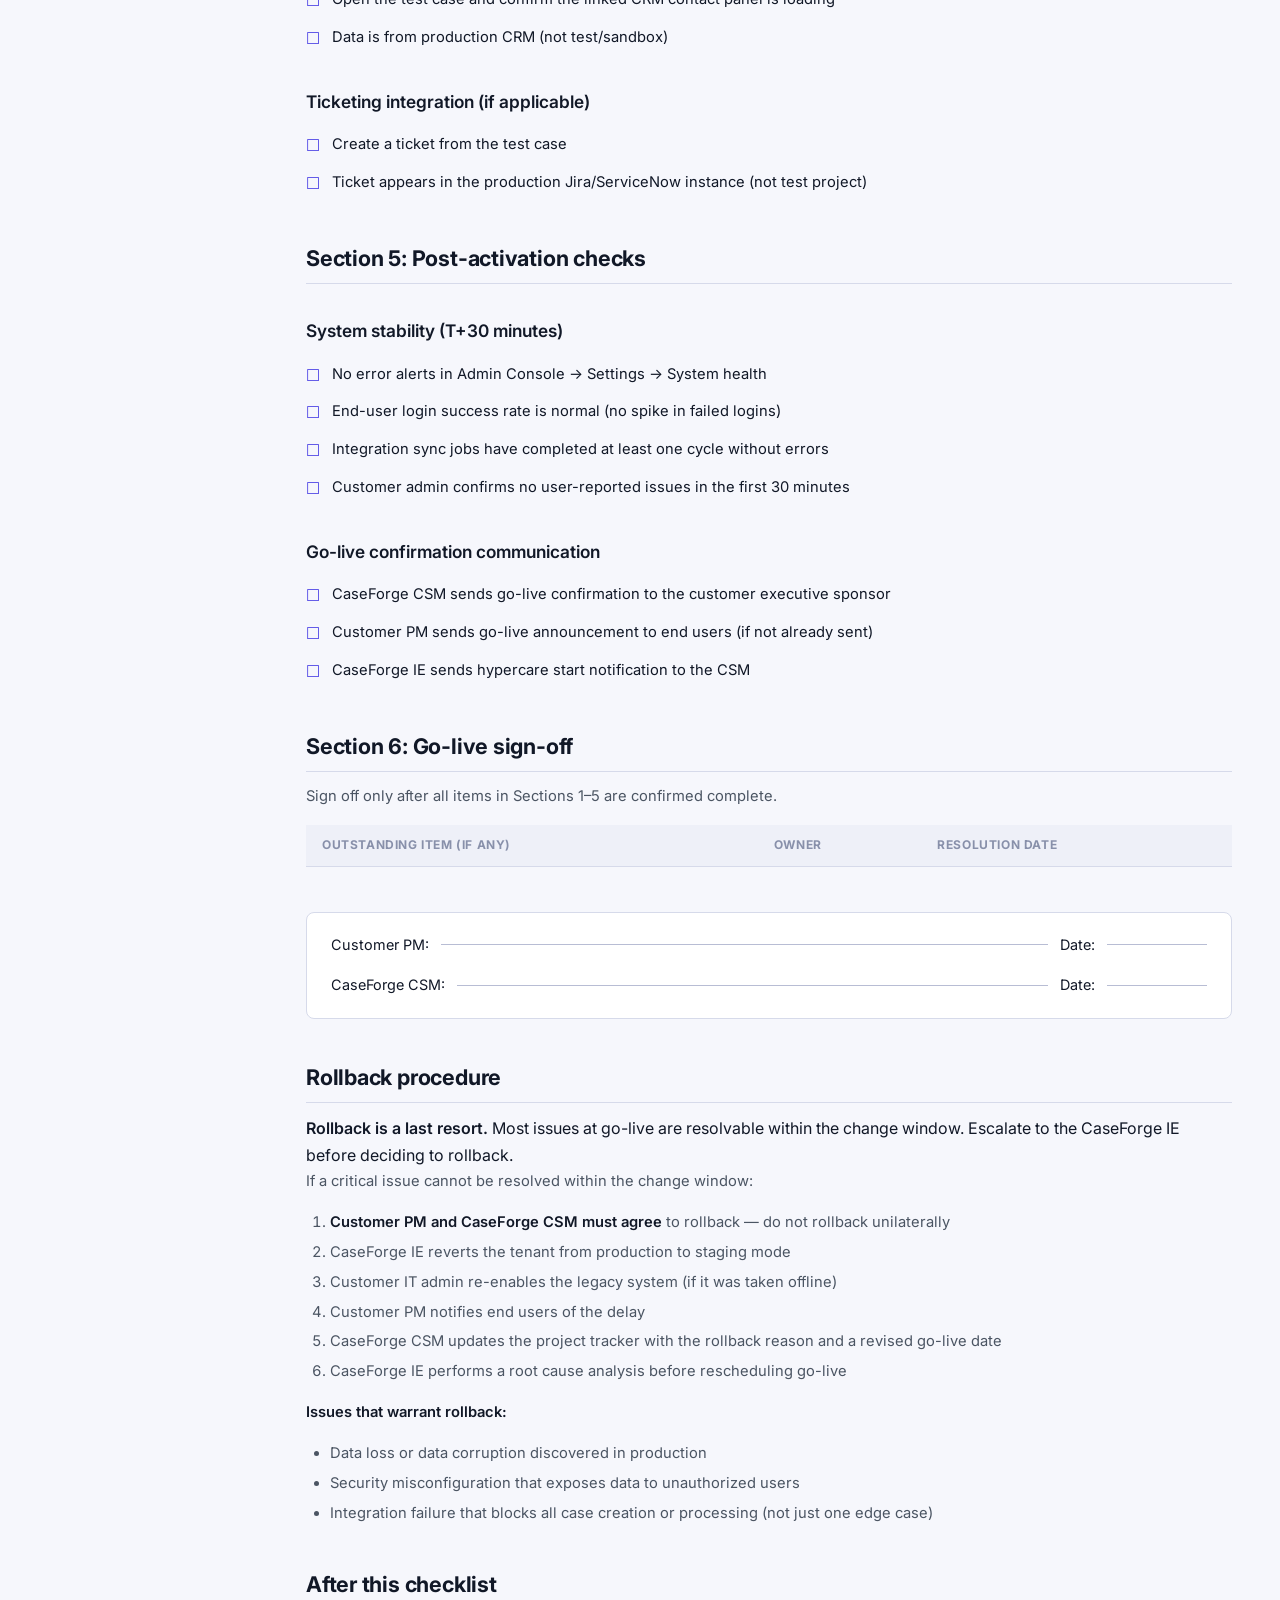
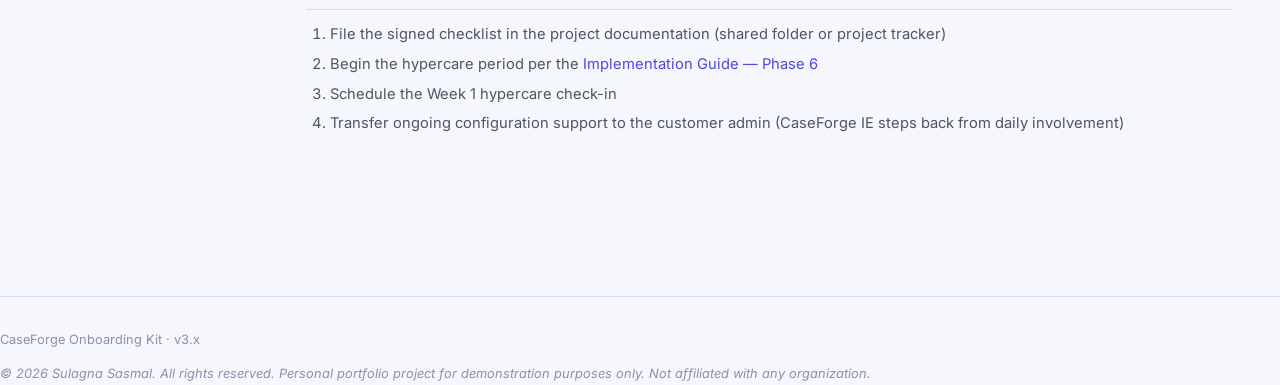
<file: go-live-checklist.html>
<!DOCTYPE html>
<html lang="en">
<head>
  <meta charset="UTF-8" />
  <meta name="viewport" content="width=device-width, initial-scale=1.0" />
  <title>Go-Live Checklist — CaseForge Onboarding</title>
  <link rel="preconnect" href="https://fonts.googleapis.com" />
  <link rel="stylesheet" href="https://fonts.googleapis.com/css2?family=Inter:wght@400;500;600;700&family=JetBrains+Mono:wght@400;500&display=swap" />
  <link rel="stylesheet" href="assets/style.css" />
  <script>
    (function(){var t=localStorage.getItem('cf-theme');if(t){document.documentElement.setAttribute('data-theme',t);}else if(window.matchMedia('(prefers-color-scheme:dark)').matches){document.documentElement.setAttribute('data-theme','dark');}else{document.documentElement.setAttribute('data-theme','light');}})();
  </script>
</head>
<body>

<header class="site-header">
  <button class="hamburger" id="hamburger" aria-label="Open navigation">&#9776;</button>
  <a class="site-logo" href="index.html">
    <span class="logo-mark">CF</span>
    <span class="logo-name">CaseForge <span class="logo-sdk">Onboarding</span></span>
  </a>
  <span class="header-version">3.x</span>
  <div class="header-spacer"></div>
  <nav class="header-links">
    <a href="implementation-guide.html">Implementation</a>
    <a href="integration-checklist.html">Integrations</a>
    <a href="admin-training-guide.html">Training</a>
    <a href="go-live-checklist.html" class="active">Go-Live</a>
    <a href="csm-playbook.html">CSM Playbook</a>
  </nav>
  <div class="header-sep"></div>
  <a class="github-btn" href="https://github.com/SulagnaSasmal/caseforge-onboarding" target="_blank" rel="noopener">
    <svg viewBox="0 0 16 16" fill="currentColor"><path d="M8 0C3.58 0 0 3.58 0 8c0 3.54 2.29 6.53 5.47 7.59.4.07.55-.17.55-.38 0-.19-.01-.82-.01-1.49-2.01.37-2.53-.49-2.69-.94-.09-.23-.48-.94-.82-1.13-.28-.15-.68-.52-.01-.53.63-.01 1.08.58 1.23.82.72 1.21 1.87.87 2.33.66.07-.52.28-.87.51-1.07-1.78-.2-3.64-.89-3.64-3.95 0-.87.31-1.59.82-2.15-.08-.2-.36-1.02.08-2.12 0 0 .67-.21 2.2.82.64-.18 1.32-.27 2-.27.68 0 1.36.09 2 .27 1.53-1.04 2.2-.82 2.2-.82.44 1.1.16 1.92.08 2.12.51.56.82 1.27.82 2.15 0 3.07-1.87 3.75-3.65 3.95.29.25.54.73.54 1.48 0 1.07-.01 1.93-.01 2.2 0 .21.15.46.55.38A8.013 8.013 0 0 0 16 8c0-4.42-3.58-8-8-8z"/></svg>
    GitHub
  </a>
  <button class="theme-toggle" id="theme-toggle" aria-label="Toggle theme"></button>
</header>

<div class="layout">
  <nav class="sidebar" id="sidebar">
    <div class="nav-group">
      <div class="nav-group-label">30-Day Program</div>
      <a href="index.html" class="nav-item">Overview</a>
    </div>
    <div class="nav-group">
      <div class="nav-group-label">Implementation</div>
      <a href="implementation-guide.html" class="nav-item">Implementation Guide</a>
      <a href="integration-checklist.html" class="nav-item">Integration Checklist</a>
    </div>
    <div class="nav-group">
      <div class="nav-group-label">Training</div>
      <a href="admin-training-guide.html" class="nav-item">Admin Training Guide</a>
    </div>
    <div class="nav-group">
      <div class="nav-group-label">Go-Live</div>
      <a href="go-live-checklist.html" class="nav-item active">Go-Live Checklist</a>
    </div>
    <div class="nav-group">
      <div class="nav-group-label">Customer Success</div>
      <a href="csm-playbook.html" class="nav-item">CSM Playbook</a>
    </div>
  </nav>

  <main class="main">
    <div class="content">

      <div class="page-meta">Applies to: CaseForge 3.x · Owner: CaseForge CSM (with customer PM) · Last reviewed: March 2025</div>
      <h1>Go-Live Checklist</h1>
      <p class="lead">The execution plan for go-live day. Work through every item in order. Do not proceed to the next item until the current one is confirmed complete. The CSM and customer PM both sign off at the end.</p>

      <h2>Prerequisites</h2>
      <p>The following must be true before starting this checklist:</p>
      <ul class="checklist">
        <li>Milestone 4 (Training and UAT) is signed off</li>
        <li>Go-live date and change window are confirmed in the project tracker</li>
        <li>Customer IT admin is available for the full go-live day (or at least the three-hour window)</li>
        <li>CaseForge IE is available for the full change window</li>
        <li>Rollback plan is documented and both parties know how to execute it (see <a href="#rollback">Rollback procedure</a>)</li>
        <li>Customer has notified end users of the go-live date and any service interruption window</li>
      </ul>

      <h2>Section 1: Pre-cutover validation (T-2 hours)</h2>
      <p>Complete this section at least two hours before the cutover window begins.</p>

      <h3>1.1 Environment health</h3>
      <ul class="checklist">
        <li>CaseForge production tenant is accessible: <code>https://[tenant].caseforge.io</code></li>
        <li>All integrations show healthy status in Admin Console → Integrations</li>
        <li>Email delivery test passes: Admin Console → Settings → Email → Test delivery</li>
        <li>At least two admin accounts can log in successfully</li>
      </ul>

      <h3>1.2 Configuration verification</h3>
      <ul class="checklist">
        <li>All production workflows are in Published state (not Draft)</li>
        <li>User roles and group assignments match the approved configuration from Phase 3</li>
        <li>Notification rules are enabled for all contracted notification events</li>
        <li>Data migration records are confirmed as complete (if applicable)</li>
        <li>Document storage integration verified: upload a test attachment and confirm it appears correctly</li>
      </ul>

      <h3>1.3 User access verification</h3>
      <p>Select five users (including at least one Supervisor and one Agent) and confirm each can log in, see the correct case types, and cannot see cases outside their role.</p>
      <table>
        <thead><tr><th>User</th><th>Role</th><th>Login confirmed</th><th>Access confirmed</th></tr></thead>
        <tbody>
          <tr><td></td><td></td><td></td><td></td></tr>
          <tr><td></td><td></td><td></td><td></td></tr>
          <tr><td></td><td></td><td></td><td></td></tr>
          <tr><td></td><td></td><td></td><td></td></tr>
          <tr><td></td><td></td><td></td><td></td></tr>
        </tbody>
      </table>

      <h3>1.4 Communication readiness</h3>
      <ul class="checklist">
        <li>Go-live announcement drafted and ready to send to end users</li>
        <li>Support contact information for users documented</li>
        <li>Hypercare escalation path confirmed with CaseForge CSM</li>
      </ul>

      <h2>Section 2: Legacy system freeze (T-0)</h2>
      <p>If migrating from a legacy system, complete this section at the start of the cutover window.</p>
      <ul class="checklist">
        <li>Legacy system set to read-only mode or taken offline per the agreed procedure</li>
        <li>Customer PM confirms no new cases can be created in the legacy system</li>
        <li>Any cases created after the last data migration extraction are documented for manual entry</li>
      </ul>
      <div class="callout callout-tip">If the customer is running CaseForge in parallel with a legacy system (dual-running), skip this section.</div>

      <h2>Section 3: Go-live activation</h2>
      <ul class="checklist">
        <li>CaseForge IE changes tenant status from staging to production (confirm "Production" badge in Admin Console → Settings)</li>
        <li>IE confirms all scheduled jobs are running (sync jobs, report schedules)</li>
        <li>Customer admin logs in and confirms dashboard is loading correctly</li>
        <li>Customer admin creates the first production case — record: Case type: _______ / Case ID: _______ / Created at: _______</li>
        <li>Customer admin confirms the case appears in the correct queue/group</li>
      </ul>

      <h2>Section 4: Integration smoke tests</h2>
      <p>Confirm each active integration is pointing to the production tenant, not staging.</p>

      <h3>SSO</h3>
      <ul class="checklist">
        <li>At least three different users log in via SSO successfully</li>
        <li>A user not in the allowed IdP group is denied access</li>
      </ul>

      <h3>Directory sync (if applicable)</h3>
      <ul class="checklist">
        <li>Trigger a manual sync: Admin Console → Integrations → [Directory] → Sync now</li>
        <li>Sync completes without errors</li>
        <li>New test user added to IdP group appears in CaseForge within the sync interval</li>
      </ul>

      <h3>Email notifications</h3>
      <ul class="checklist">
        <li>Assign a test case to a user</li>
        <li>Assignee receives the notification email within two minutes</li>
        <li>Email comes from the correct sender address (not a staging domain)</li>
      </ul>

      <h3>Document storage (if applicable)</h3>
      <ul class="checklist">
        <li>Upload an attachment to the test case created in Section 3</li>
        <li>Stored in the production storage location (not staging)</li>
        <li>Attachment is retrievable</li>
      </ul>

      <h3>CRM integration (if applicable)</h3>
      <ul class="checklist">
        <li>Open the test case and confirm the linked CRM contact panel is loading</li>
        <li>Data is from production CRM (not test/sandbox)</li>
      </ul>

      <h3>Ticketing integration (if applicable)</h3>
      <ul class="checklist">
        <li>Create a ticket from the test case</li>
        <li>Ticket appears in the production Jira/ServiceNow instance (not test project)</li>
      </ul>

      <h2>Section 5: Post-activation checks</h2>

      <h3>System stability (T+30 minutes)</h3>
      <ul class="checklist">
        <li>No error alerts in Admin Console → Settings → System health</li>
        <li>End-user login success rate is normal (no spike in failed logins)</li>
        <li>Integration sync jobs have completed at least one cycle without errors</li>
        <li>Customer admin confirms no user-reported issues in the first 30 minutes</li>
      </ul>

      <h3>Go-live confirmation communication</h3>
      <ul class="checklist">
        <li>CaseForge CSM sends go-live confirmation to the customer executive sponsor</li>
        <li>Customer PM sends go-live announcement to end users (if not already sent)</li>
        <li>CaseForge IE sends hypercare start notification to the CSM</li>
      </ul>

      <h2>Section 6: Go-live sign-off</h2>
      <p>Sign off only after all items in Sections 1–5 are confirmed complete.</p>
      <table>
        <thead><tr><th>Outstanding item (if any)</th><th>Owner</th><th>Resolution date</th></tr></thead>
        <tbody><tr><td></td><td></td><td></td></tbody>
      </table>
      <div class="signoff-block">
        <div class="signoff-row"><span>Customer PM:</span> <span class="signoff-line"></span> <span>Date:</span> <span class="signoff-short"></span></div>
        <div class="signoff-row"><span>CaseForge CSM:</span> <span class="signoff-line"></span> <span>Date:</span> <span class="signoff-short"></span></div>
      </div>

      <h2 id="rollback">Rollback procedure</h2>
      <div class="callout callout-danger"><strong>Rollback is a last resort.</strong> Most issues at go-live are resolvable within the change window. Escalate to the CaseForge IE before deciding to rollback.</div>
      <p>If a critical issue cannot be resolved within the change window:</p>
      <ol>
        <li><strong>Customer PM and CaseForge CSM must agree</strong> to rollback — do not rollback unilaterally</li>
        <li>CaseForge IE reverts the tenant from production to staging mode</li>
        <li>Customer IT admin re-enables the legacy system (if it was taken offline)</li>
        <li>Customer PM notifies end users of the delay</li>
        <li>CaseForge CSM updates the project tracker with the rollback reason and a revised go-live date</li>
        <li>CaseForge IE performs a root cause analysis before rescheduling go-live</li>
      </ol>
      <p><strong>Issues that warrant rollback:</strong></p>
      <ul>
        <li>Data loss or data corruption discovered in production</li>
        <li>Security misconfiguration that exposes data to unauthorized users</li>
        <li>Integration failure that blocks all case creation or processing (not just one edge case)</li>
      </ul>

      <h2>After this checklist</h2>
      <ol>
        <li>File the signed checklist in the project documentation (shared folder or project tracker)</li>
        <li>Begin the hypercare period per the <a href="implementation-guide.html">Implementation Guide — Phase 6</a></li>
        <li>Schedule the Week 1 hypercare check-in</li>
        <li>Transfer ongoing configuration support to the customer admin (CaseForge IE steps back from daily involvement)</li>
      </ol>

    </div>
  </main>
</div>


<footer>
  <span>CaseForge Onboarding Kit &middot; v3.x</span>
  <span class="copyright">&copy; <span id="footer-yr"></span> Sulagna Sasmal. All rights reserved. Personal portfolio project for demonstration purposes only. Not affiliated with any organization.</span>
</footer>
<script src="assets/scripts.js"></script>
<style>
.page-meta { font-size: 0.78rem; color: var(--text-muted); margin-bottom: 0.75rem; }
h1 { font-size: 1.9rem; font-weight: 700; letter-spacing: -0.02em; margin-bottom: 0.75rem; }
.lead { font-size: 1.05rem; color: var(--text-sec); max-width: 680px; line-height: 1.7; margin-bottom: 2rem; }
.checklist { list-style: none; padding: 0; margin: 1rem 0 1.5rem 0; display: flex; flex-direction: column; gap: 0.5rem; }
.checklist li { padding-left: 1.6rem; position: relative; color: var(--text); }
.checklist li::before { content: "☐"; position: absolute; left: 0; color: var(--primary); font-size: 1rem; }
.signoff-block { background: var(--surface); border: 1px solid var(--border); border-radius: 8px; padding: 1.25rem 1.5rem; margin: 1.5rem 0; display: flex; flex-direction: column; gap: 1rem; }
.signoff-row { display: flex; align-items: center; gap: 0.75rem; font-size: 0.9rem; }
.signoff-line { flex: 1; border-bottom: 1px solid var(--border-mid); }
.signoff-short { width: 100px; border-bottom: 1px solid var(--border-mid); }
</style>

<script>var e=document.getElementById("footer-yr");if(e)e.textContent=new Date().getFullYear();</script>
</body>
</html>
</file>
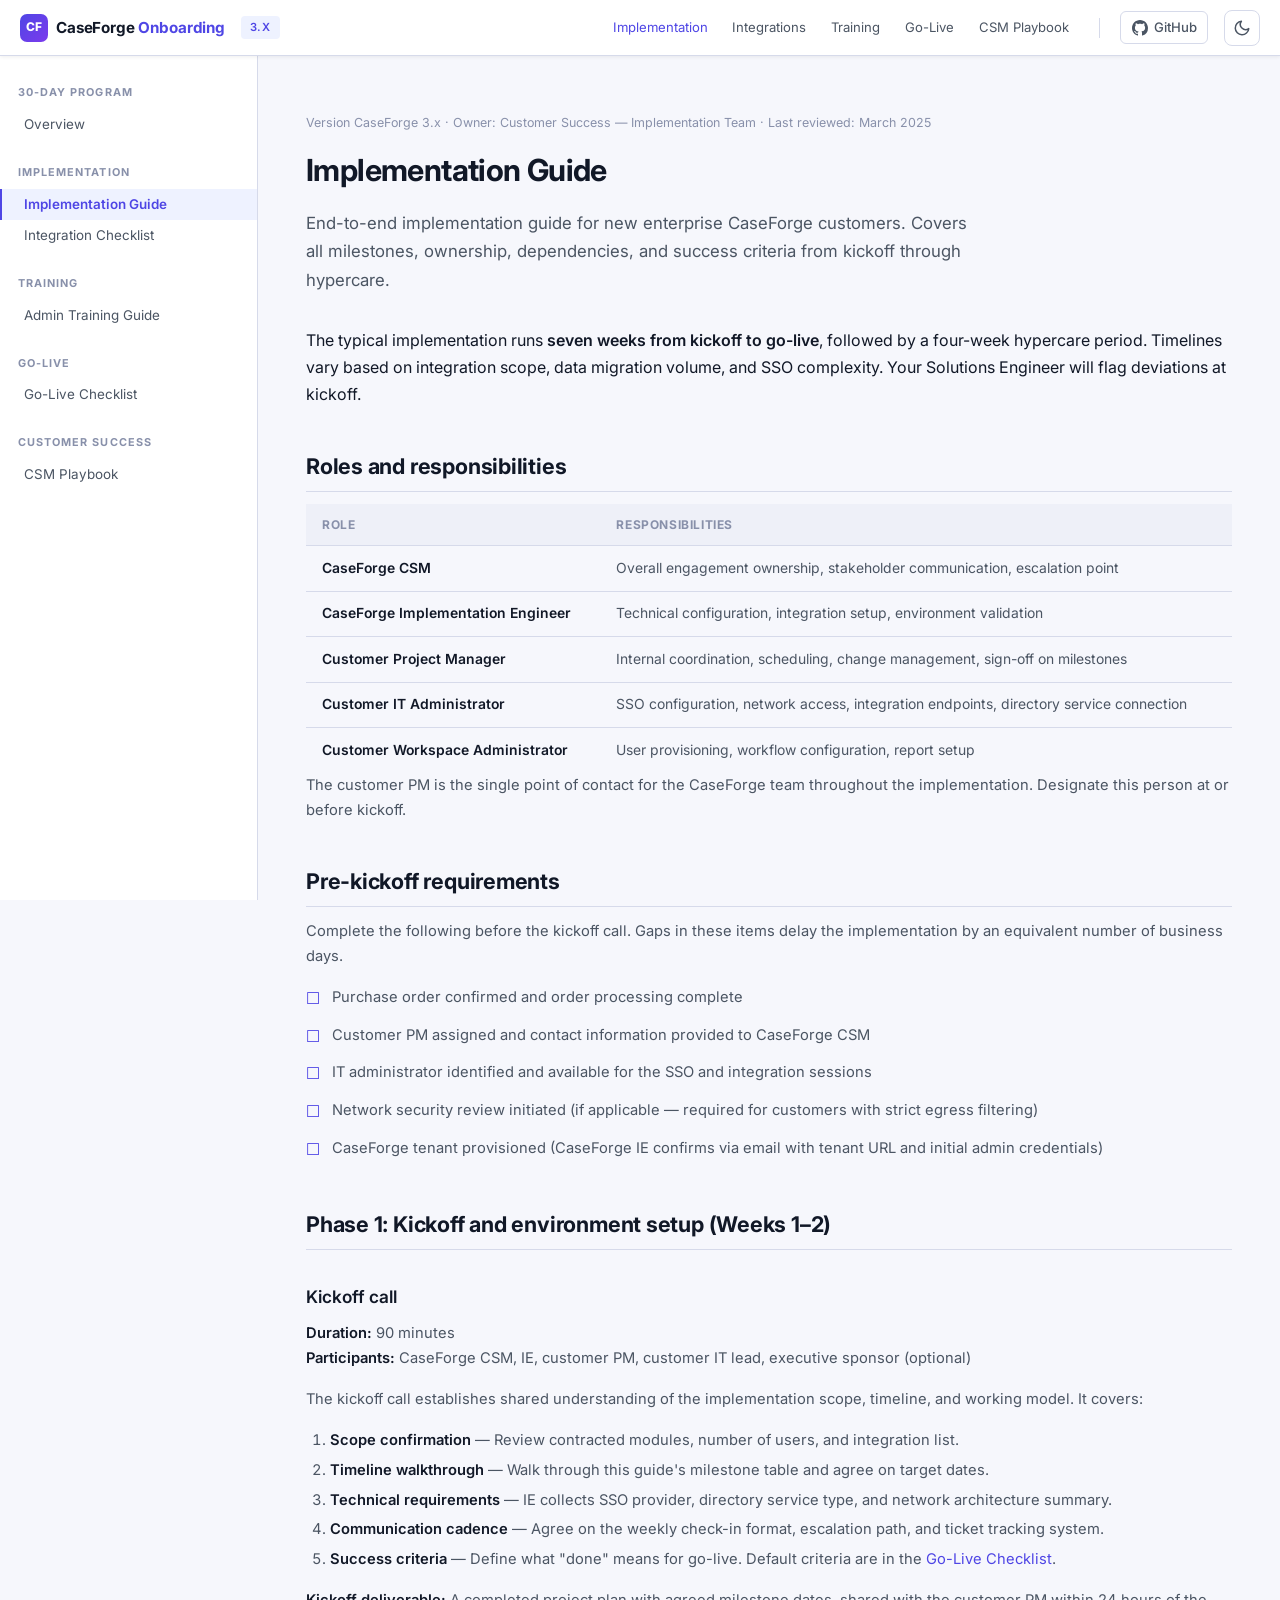
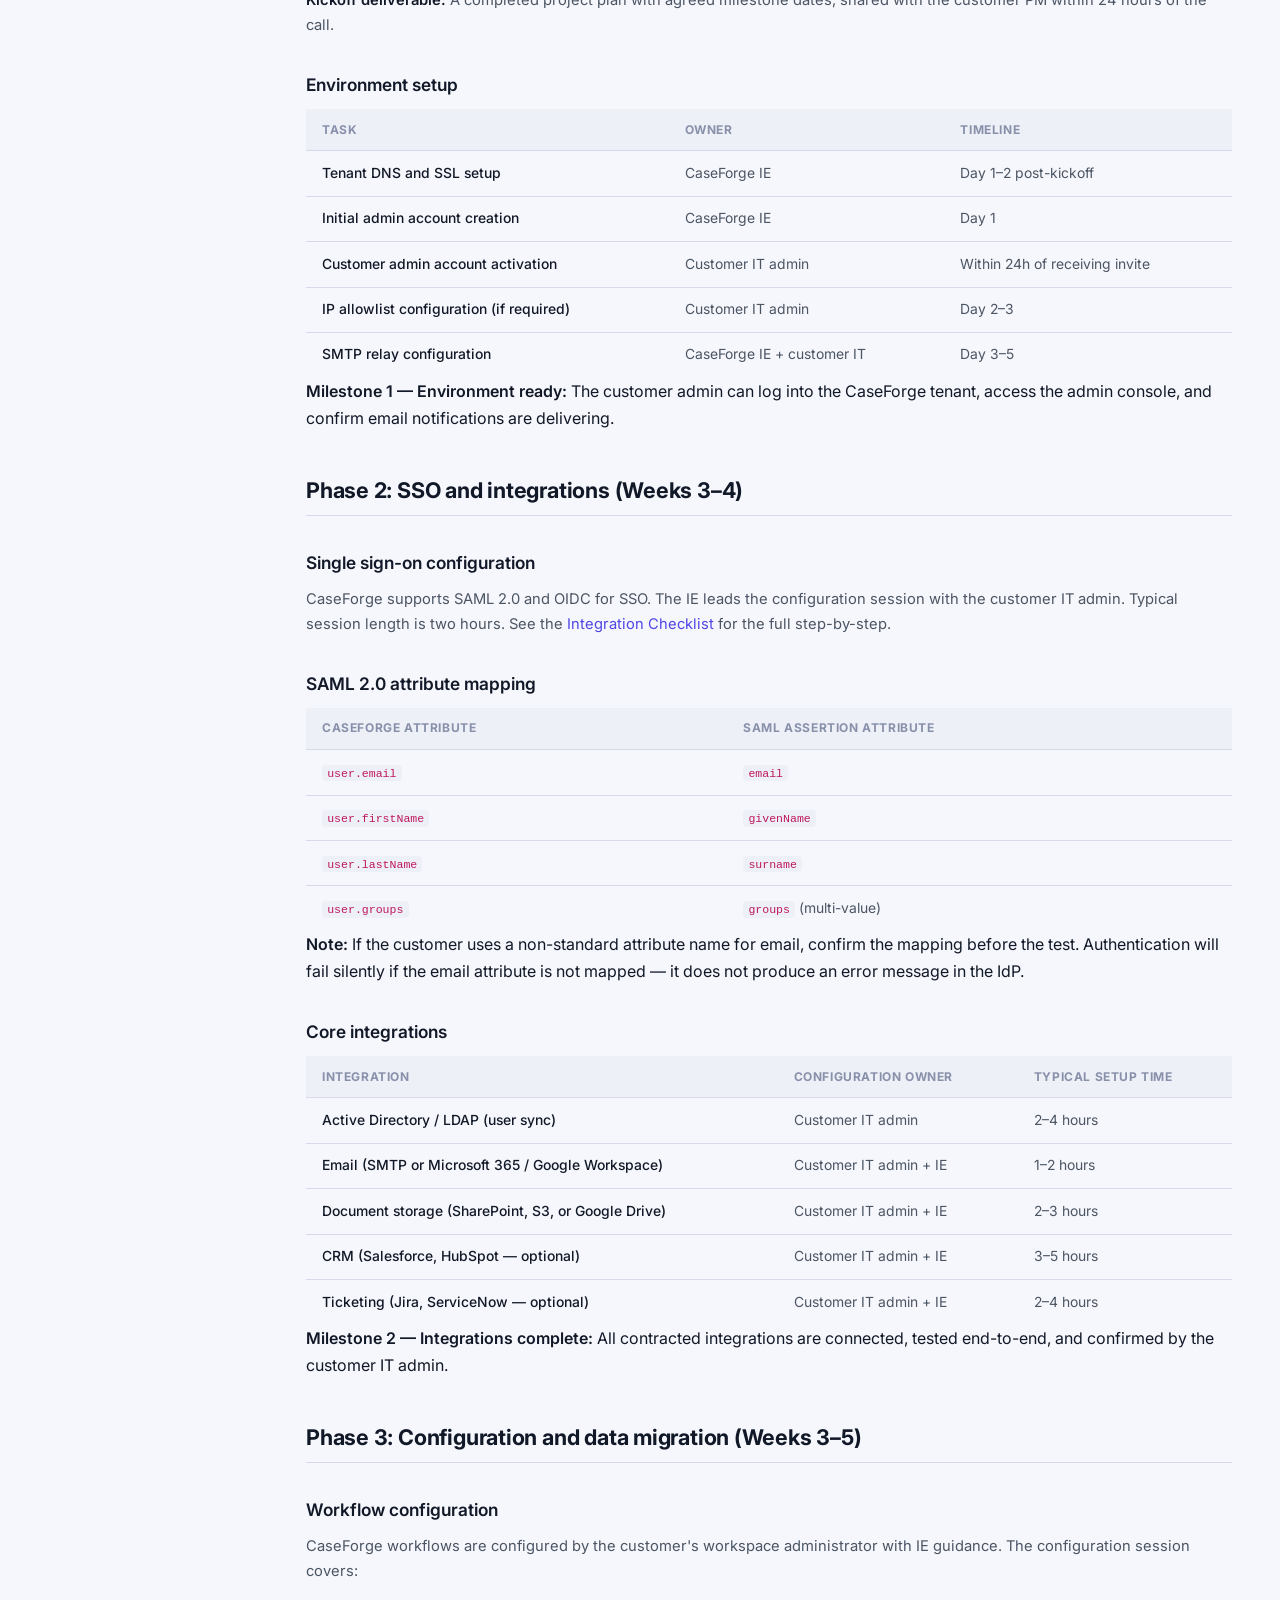
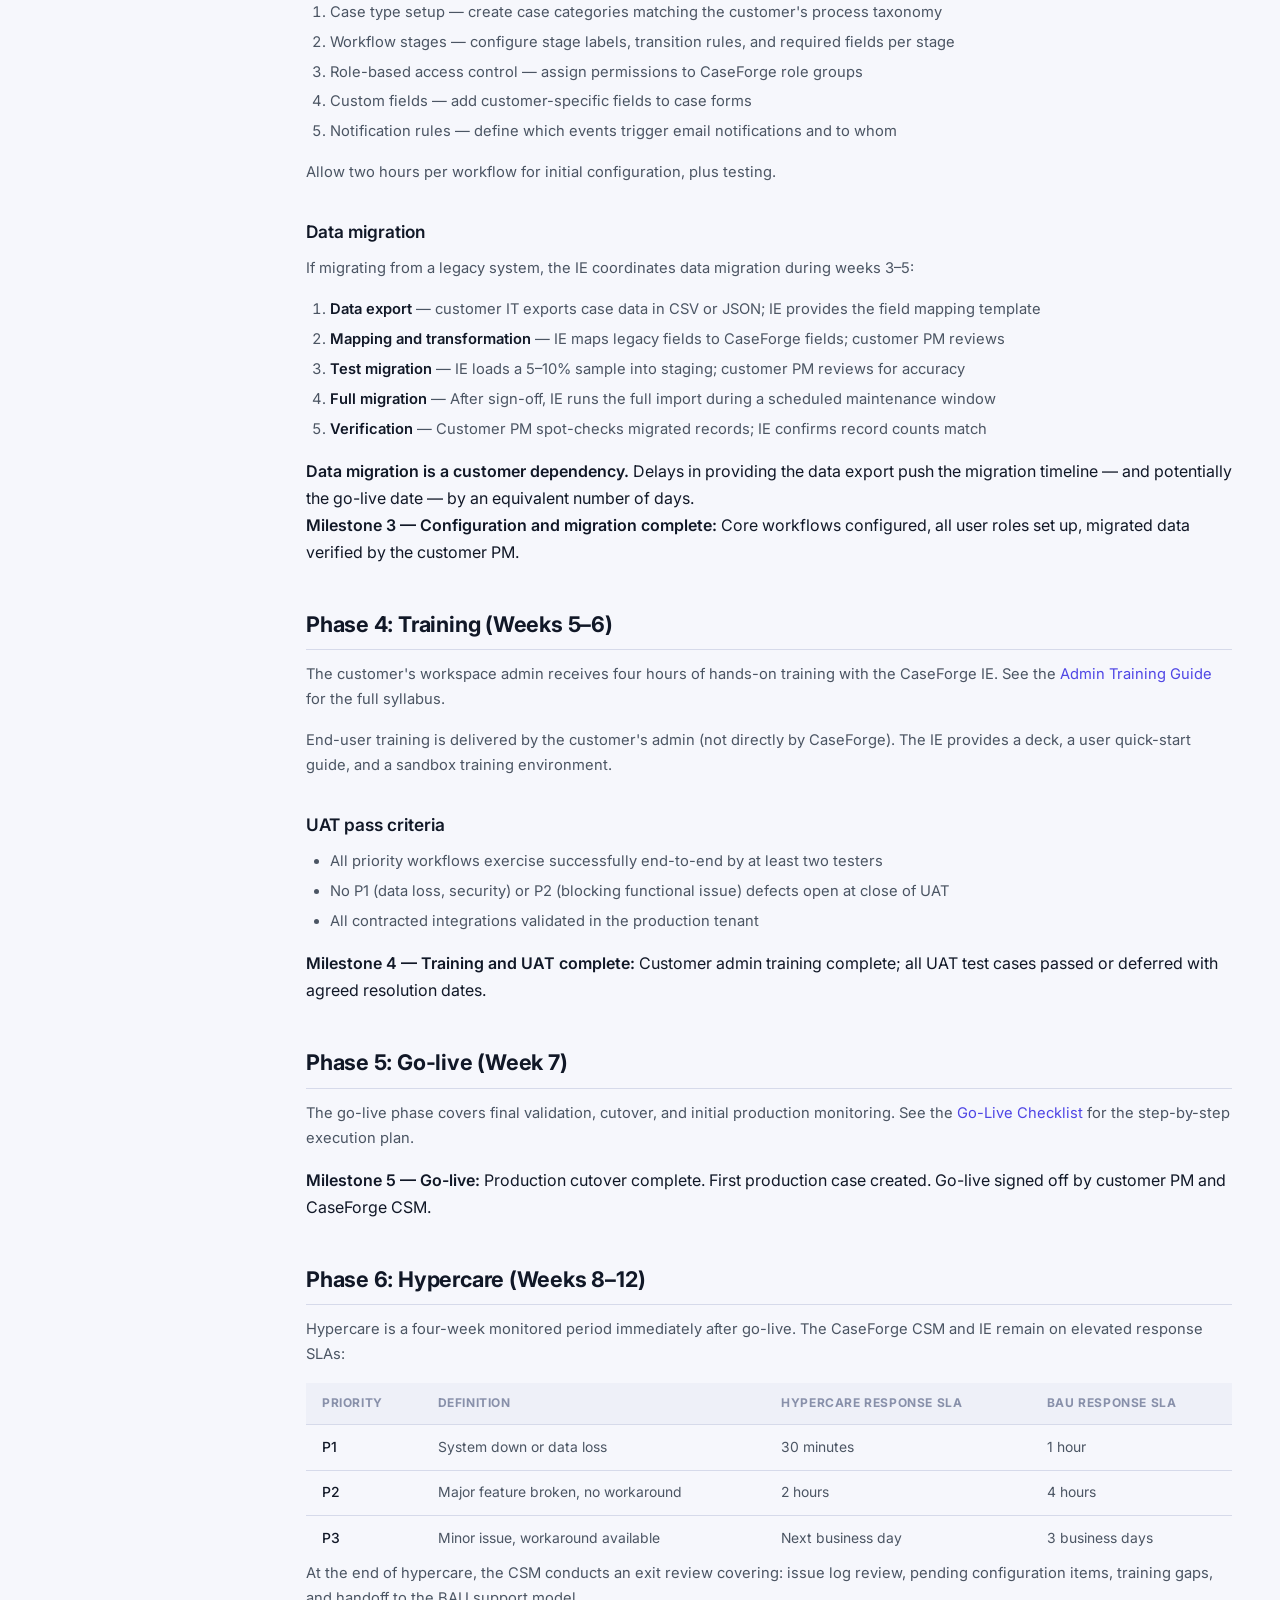
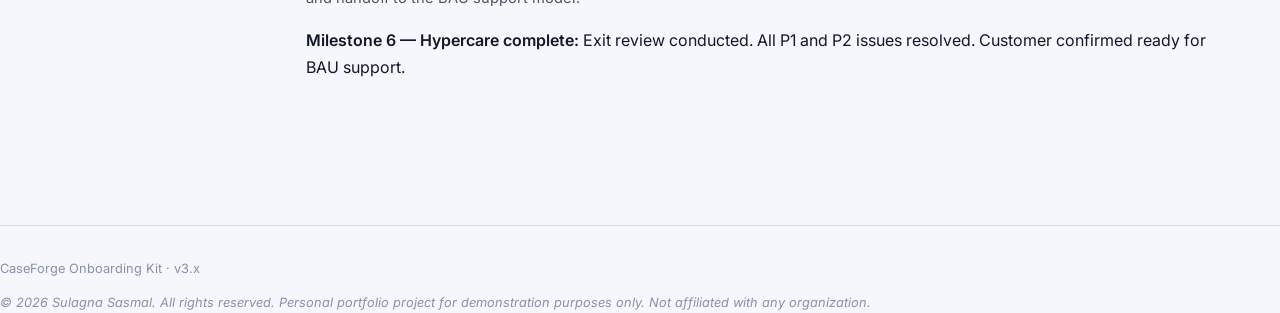
<file: implementation-guide.html>
<!DOCTYPE html>
<html lang="en">
<head>
  <meta charset="UTF-8" />
  <meta name="viewport" content="width=device-width, initial-scale=1.0" />
  <title>Implementation Guide — CaseForge Onboarding</title>
  <link rel="preconnect" href="https://fonts.googleapis.com" />
  <link rel="stylesheet" href="https://fonts.googleapis.com/css2?family=Inter:wght@400;500;600;700&family=JetBrains+Mono:wght@400;500&display=swap" />
  <link rel="stylesheet" href="assets/style.css" />
  <script>
    (function(){var t=localStorage.getItem('cf-theme');if(t){document.documentElement.setAttribute('data-theme',t);}else if(window.matchMedia('(prefers-color-scheme:dark)').matches){document.documentElement.setAttribute('data-theme','dark');}else{document.documentElement.setAttribute('data-theme','light');}})();
  </script>
</head>
<body>

<header class="site-header">
  <button class="hamburger" id="hamburger" aria-label="Open navigation">&#9776;</button>
  <a class="site-logo" href="index.html">
    <span class="logo-mark">CF</span>
    <span class="logo-name">CaseForge <span class="logo-sdk">Onboarding</span></span>
  </a>
  <span class="header-version">3.x</span>
  <div class="header-spacer"></div>
  <nav class="header-links">
    <a href="implementation-guide.html" class="active">Implementation</a>
    <a href="integration-checklist.html">Integrations</a>
    <a href="admin-training-guide.html">Training</a>
    <a href="go-live-checklist.html">Go-Live</a>
    <a href="csm-playbook.html">CSM Playbook</a>
  </nav>
  <div class="header-sep"></div>
  <a class="github-btn" href="https://github.com/SulagnaSasmal/caseforge-onboarding" target="_blank" rel="noopener">
    <svg viewBox="0 0 16 16" fill="currentColor"><path d="M8 0C3.58 0 0 3.58 0 8c0 3.54 2.29 6.53 5.47 7.59.4.07.55-.17.55-.38 0-.19-.01-.82-.01-1.49-2.01.37-2.53-.49-2.69-.94-.09-.23-.48-.94-.82-1.13-.28-.15-.68-.52-.01-.53.63-.01 1.08.58 1.23.82.72 1.21 1.87.87 2.33.66.07-.52.28-.87.51-1.07-1.78-.2-3.64-.89-3.64-3.95 0-.87.31-1.59.82-2.15-.08-.2-.36-1.02.08-2.12 0 0 .67-.21 2.2.82.64-.18 1.32-.27 2-.27.68 0 1.36.09 2 .27 1.53-1.04 2.2-.82 2.2-.82.44 1.1.16 1.92.08 2.12.51.56.82 1.27.82 2.15 0 3.07-1.87 3.75-3.65 3.95.29.25.54.73.54 1.48 0 1.07-.01 1.93-.01 2.2 0 .21.15.46.55.38A8.013 8.013 0 0 0 16 8c0-4.42-3.58-8-8-8z"/></svg>
    GitHub
  </a>
  <button class="theme-toggle" id="theme-toggle" aria-label="Toggle theme"></button>
</header>

<div class="layout">
  <nav class="sidebar" id="sidebar">
    <div class="nav-group">
      <div class="nav-group-label">30-Day Program</div>
      <a href="index.html" class="nav-item">Overview</a>
    </div>
    <div class="nav-group">
      <div class="nav-group-label">Implementation</div>
      <a href="implementation-guide.html" class="nav-item active">Implementation Guide</a>
      <a href="integration-checklist.html" class="nav-item">Integration Checklist</a>
    </div>
    <div class="nav-group">
      <div class="nav-group-label">Training</div>
      <a href="admin-training-guide.html" class="nav-item">Admin Training Guide</a>
    </div>
    <div class="nav-group">
      <div class="nav-group-label">Go-Live</div>
      <a href="go-live-checklist.html" class="nav-item">Go-Live Checklist</a>
    </div>
    <div class="nav-group">
      <div class="nav-group-label">Customer Success</div>
      <a href="csm-playbook.html" class="nav-item">CSM Playbook</a>
    </div>
  </nav>

  <main class="main">
    <div class="content">

      <div class="page-meta">Version CaseForge 3.x · Owner: Customer Success — Implementation Team · Last reviewed: March 2025</div>
      <h1>Implementation Guide</h1>
      <p class="lead">End-to-end implementation guide for new enterprise CaseForge customers. Covers all milestones, ownership, dependencies, and success criteria from kickoff through hypercare.</p>

      <div class="callout callout-tip">The typical implementation runs <strong>seven weeks from kickoff to go-live</strong>, followed by a four-week hypercare period. Timelines vary based on integration scope, data migration volume, and SSO complexity. Your Solutions Engineer will flag deviations at kickoff.</div>

      <h2>Roles and responsibilities</h2>
      <table>
        <thead><tr><th>Role</th><th>Responsibilities</th></tr></thead>
        <tbody>
          <tr><td><strong>CaseForge CSM</strong></td><td>Overall engagement ownership, stakeholder communication, escalation point</td></tr>
          <tr><td><strong>CaseForge Implementation Engineer</strong></td><td>Technical configuration, integration setup, environment validation</td></tr>
          <tr><td><strong>Customer Project Manager</strong></td><td>Internal coordination, scheduling, change management, sign-off on milestones</td></tr>
          <tr><td><strong>Customer IT Administrator</strong></td><td>SSO configuration, network access, integration endpoints, directory service connection</td></tr>
          <tr><td><strong>Customer Workspace Administrator</strong></td><td>User provisioning, workflow configuration, report setup</td></tr>
        </tbody>
      </table>
      <p>The customer PM is the single point of contact for the CaseForge team throughout the implementation. Designate this person at or before kickoff.</p>

      <h2>Pre-kickoff requirements</h2>
      <p>Complete the following before the kickoff call. Gaps in these items delay the implementation by an equivalent number of business days.</p>
      <ul class="checklist">
        <li>Purchase order confirmed and order processing complete</li>
        <li>Customer PM assigned and contact information provided to CaseForge CSM</li>
        <li>IT administrator identified and available for the SSO and integration sessions</li>
        <li>Network security review initiated (if applicable — required for customers with strict egress filtering)</li>
        <li>CaseForge tenant provisioned (CaseForge IE confirms via email with tenant URL and initial admin credentials)</li>
      </ul>

      <h2>Phase 1: Kickoff and environment setup (Weeks 1–2)</h2>

      <h3>Kickoff call</h3>
      <p><strong>Duration:</strong> 90 minutes<br>
      <strong>Participants:</strong> CaseForge CSM, IE, customer PM, customer IT lead, executive sponsor (optional)</p>
      <p>The kickoff call establishes shared understanding of the implementation scope, timeline, and working model. It covers:</p>
      <ol>
        <li><strong>Scope confirmation</strong> — Review contracted modules, number of users, and integration list.</li>
        <li><strong>Timeline walkthrough</strong> — Walk through this guide's milestone table and agree on target dates.</li>
        <li><strong>Technical requirements</strong> — IE collects SSO provider, directory service type, and network architecture summary.</li>
        <li><strong>Communication cadence</strong> — Agree on the weekly check-in format, escalation path, and ticket tracking system.</li>
        <li><strong>Success criteria</strong> — Define what "done" means for go-live. Default criteria are in the <a href="go-live-checklist.html">Go-Live Checklist</a>.</li>
      </ol>
      <p><strong>Kickoff deliverable:</strong> A completed project plan with agreed milestone dates, shared with the customer PM within 24 hours of the call.</p>

      <h3>Environment setup</h3>
      <table>
        <thead><tr><th>Task</th><th>Owner</th><th>Timeline</th></tr></thead>
        <tbody>
          <tr><td>Tenant DNS and SSL setup</td><td>CaseForge IE</td><td>Day 1–2 post-kickoff</td></tr>
          <tr><td>Initial admin account creation</td><td>CaseForge IE</td><td>Day 1</td></tr>
          <tr><td>Customer admin account activation</td><td>Customer IT admin</td><td>Within 24h of receiving invite</td></tr>
          <tr><td>IP allowlist configuration (if required)</td><td>Customer IT admin</td><td>Day 2–3</td></tr>
          <tr><td>SMTP relay configuration</td><td>CaseForge IE + customer IT</td><td>Day 3–5</td></tr>
        </tbody>
      </table>

      <div class="callout callout-success"><strong>Milestone 1 — Environment ready:</strong> The customer admin can log into the CaseForge tenant, access the admin console, and confirm email notifications are delivering.</div>

      <h2>Phase 2: SSO and integrations (Weeks 3–4)</h2>

      <h3>Single sign-on configuration</h3>
      <p>CaseForge supports SAML 2.0 and OIDC for SSO. The IE leads the configuration session with the customer IT admin. Typical session length is two hours. See the <a href="integration-checklist.html">Integration Checklist</a> for the full step-by-step.</p>

      <h3>SAML 2.0 attribute mapping</h3>
      <table>
        <thead><tr><th>CaseForge attribute</th><th>SAML assertion attribute</th></tr></thead>
        <tbody>
          <tr><td><code>user.email</code></td><td><code>email</code></td></tr>
          <tr><td><code>user.firstName</code></td><td><code>givenName</code></td></tr>
          <tr><td><code>user.lastName</code></td><td><code>surname</code></td></tr>
          <tr><td><code>user.groups</code></td><td><code>groups</code> (multi-value)</td></tr>
        </tbody>
      </table>

      <div class="callout callout-warning"><strong>Note:</strong> If the customer uses a non-standard attribute name for email, confirm the mapping before the test. Authentication will fail silently if the email attribute is not mapped — it does not produce an error message in the IdP.</div>

      <h3>Core integrations</h3>
      <table>
        <thead><tr><th>Integration</th><th>Configuration owner</th><th>Typical setup time</th></tr></thead>
        <tbody>
          <tr><td>Active Directory / LDAP (user sync)</td><td>Customer IT admin</td><td>2–4 hours</td></tr>
          <tr><td>Email (SMTP or Microsoft 365 / Google Workspace)</td><td>Customer IT admin + IE</td><td>1–2 hours</td></tr>
          <tr><td>Document storage (SharePoint, S3, or Google Drive)</td><td>Customer IT admin + IE</td><td>2–3 hours</td></tr>
          <tr><td>CRM (Salesforce, HubSpot — optional)</td><td>Customer IT admin + IE</td><td>3–5 hours</td></tr>
          <tr><td>Ticketing (Jira, ServiceNow — optional)</td><td>Customer IT admin + IE</td><td>2–4 hours</td></tr>
        </tbody>
      </table>

      <div class="callout callout-success"><strong>Milestone 2 — Integrations complete:</strong> All contracted integrations are connected, tested end-to-end, and confirmed by the customer IT admin.</div>

      <h2>Phase 3: Configuration and data migration (Weeks 3–5)</h2>

      <h3>Workflow configuration</h3>
      <p>CaseForge workflows are configured by the customer's workspace administrator with IE guidance. The configuration session covers:</p>
      <ol>
        <li>Case type setup — create case categories matching the customer's process taxonomy</li>
        <li>Workflow stages — configure stage labels, transition rules, and required fields per stage</li>
        <li>Role-based access control — assign permissions to CaseForge role groups</li>
        <li>Custom fields — add customer-specific fields to case forms</li>
        <li>Notification rules — define which events trigger email notifications and to whom</li>
      </ol>
      <p>Allow two hours per workflow for initial configuration, plus testing.</p>

      <h3>Data migration</h3>
      <p>If migrating from a legacy system, the IE coordinates data migration during weeks 3–5:</p>
      <ol>
        <li><strong>Data export</strong> — customer IT exports case data in CSV or JSON; IE provides the field mapping template</li>
        <li><strong>Mapping and transformation</strong> — IE maps legacy fields to CaseForge fields; customer PM reviews</li>
        <li><strong>Test migration</strong> — IE loads a 5–10% sample into staging; customer PM reviews for accuracy</li>
        <li><strong>Full migration</strong> — After sign-off, IE runs the full import during a scheduled maintenance window</li>
        <li><strong>Verification</strong> — Customer PM spot-checks migrated records; IE confirms record counts match</li>
      </ol>
      <div class="callout callout-warning"><strong>Data migration is a customer dependency.</strong> Delays in providing the data export push the migration timeline — and potentially the go-live date — by an equivalent number of days.</div>

      <div class="callout callout-success"><strong>Milestone 3 — Configuration and migration complete:</strong> Core workflows configured, all user roles set up, migrated data verified by the customer PM.</div>

      <h2>Phase 4: Training (Weeks 5–6)</h2>
      <p>The customer's workspace admin receives four hours of hands-on training with the CaseForge IE. See the <a href="admin-training-guide.html">Admin Training Guide</a> for the full syllabus.</p>
      <p>End-user training is delivered by the customer's admin (not directly by CaseForge). The IE provides a deck, a user quick-start guide, and a sandbox training environment.</p>

      <h3>UAT pass criteria</h3>
      <ul>
        <li>All priority workflows exercise successfully end-to-end by at least two testers</li>
        <li>No P1 (data loss, security) or P2 (blocking functional issue) defects open at close of UAT</li>
        <li>All contracted integrations validated in the production tenant</li>
      </ul>
      <div class="callout callout-success"><strong>Milestone 4 — Training and UAT complete:</strong> Customer admin training complete; all UAT test cases passed or deferred with agreed resolution dates.</div>

      <h2>Phase 5: Go-live (Week 7)</h2>
      <p>The go-live phase covers final validation, cutover, and initial production monitoring. See the <a href="go-live-checklist.html">Go-Live Checklist</a> for the step-by-step execution plan.</p>
      <div class="callout callout-success"><strong>Milestone 5 — Go-live:</strong> Production cutover complete. First production case created. Go-live signed off by customer PM and CaseForge CSM.</div>

      <h2>Phase 6: Hypercare (Weeks 8–12)</h2>
      <p>Hypercare is a four-week monitored period immediately after go-live. The CaseForge CSM and IE remain on elevated response SLAs:</p>
      <table>
        <thead><tr><th>Priority</th><th>Definition</th><th>Hypercare response SLA</th><th>BAU response SLA</th></tr></thead>
        <tbody>
          <tr><td>P1</td><td>System down or data loss</td><td>30 minutes</td><td>1 hour</td></tr>
          <tr><td>P2</td><td>Major feature broken, no workaround</td><td>2 hours</td><td>4 hours</td></tr>
          <tr><td>P3</td><td>Minor issue, workaround available</td><td>Next business day</td><td>3 business days</td></tr>
        </tbody>
      </table>
      <p>At the end of hypercare, the CSM conducts an exit review covering: issue log review, pending configuration items, training gaps, and handoff to the BAU support model.</p>
      <div class="callout callout-success"><strong>Milestone 6 — Hypercare complete:</strong> Exit review conducted. All P1 and P2 issues resolved. Customer confirmed ready for BAU support.</div>

    </div>
  </main>
</div>


<footer>
  <span>CaseForge Onboarding Kit &middot; v3.x</span>
  <span class="copyright">&copy; <span id="footer-yr"></span> Sulagna Sasmal. All rights reserved. Personal portfolio project for demonstration purposes only. Not affiliated with any organization.</span>
</footer>
<script src="assets/scripts.js"></script>
<style>
.page-meta { font-size: 0.78rem; color: var(--text-muted); margin-bottom: 0.75rem; }
h1 { font-size: 1.9rem; font-weight: 700; letter-spacing: -0.02em; margin-bottom: 0.75rem; }
.lead { font-size: 1.05rem; color: var(--text-sec); max-width: 680px; line-height: 1.7; margin-bottom: 2rem; }
.checklist { list-style: none; padding: 0; margin: 1rem 0 1.5rem 0; display: flex; flex-direction: column; gap: 0.5rem; }
.checklist li { padding-left: 1.6rem; position: relative; }
.checklist li::before { content: "☐"; position: absolute; left: 0; color: var(--primary); font-size: 1rem; }
</style>

<script>var e=document.getElementById("footer-yr");if(e)e.textContent=new Date().getFullYear();</script>
</body>
</html>
</file>
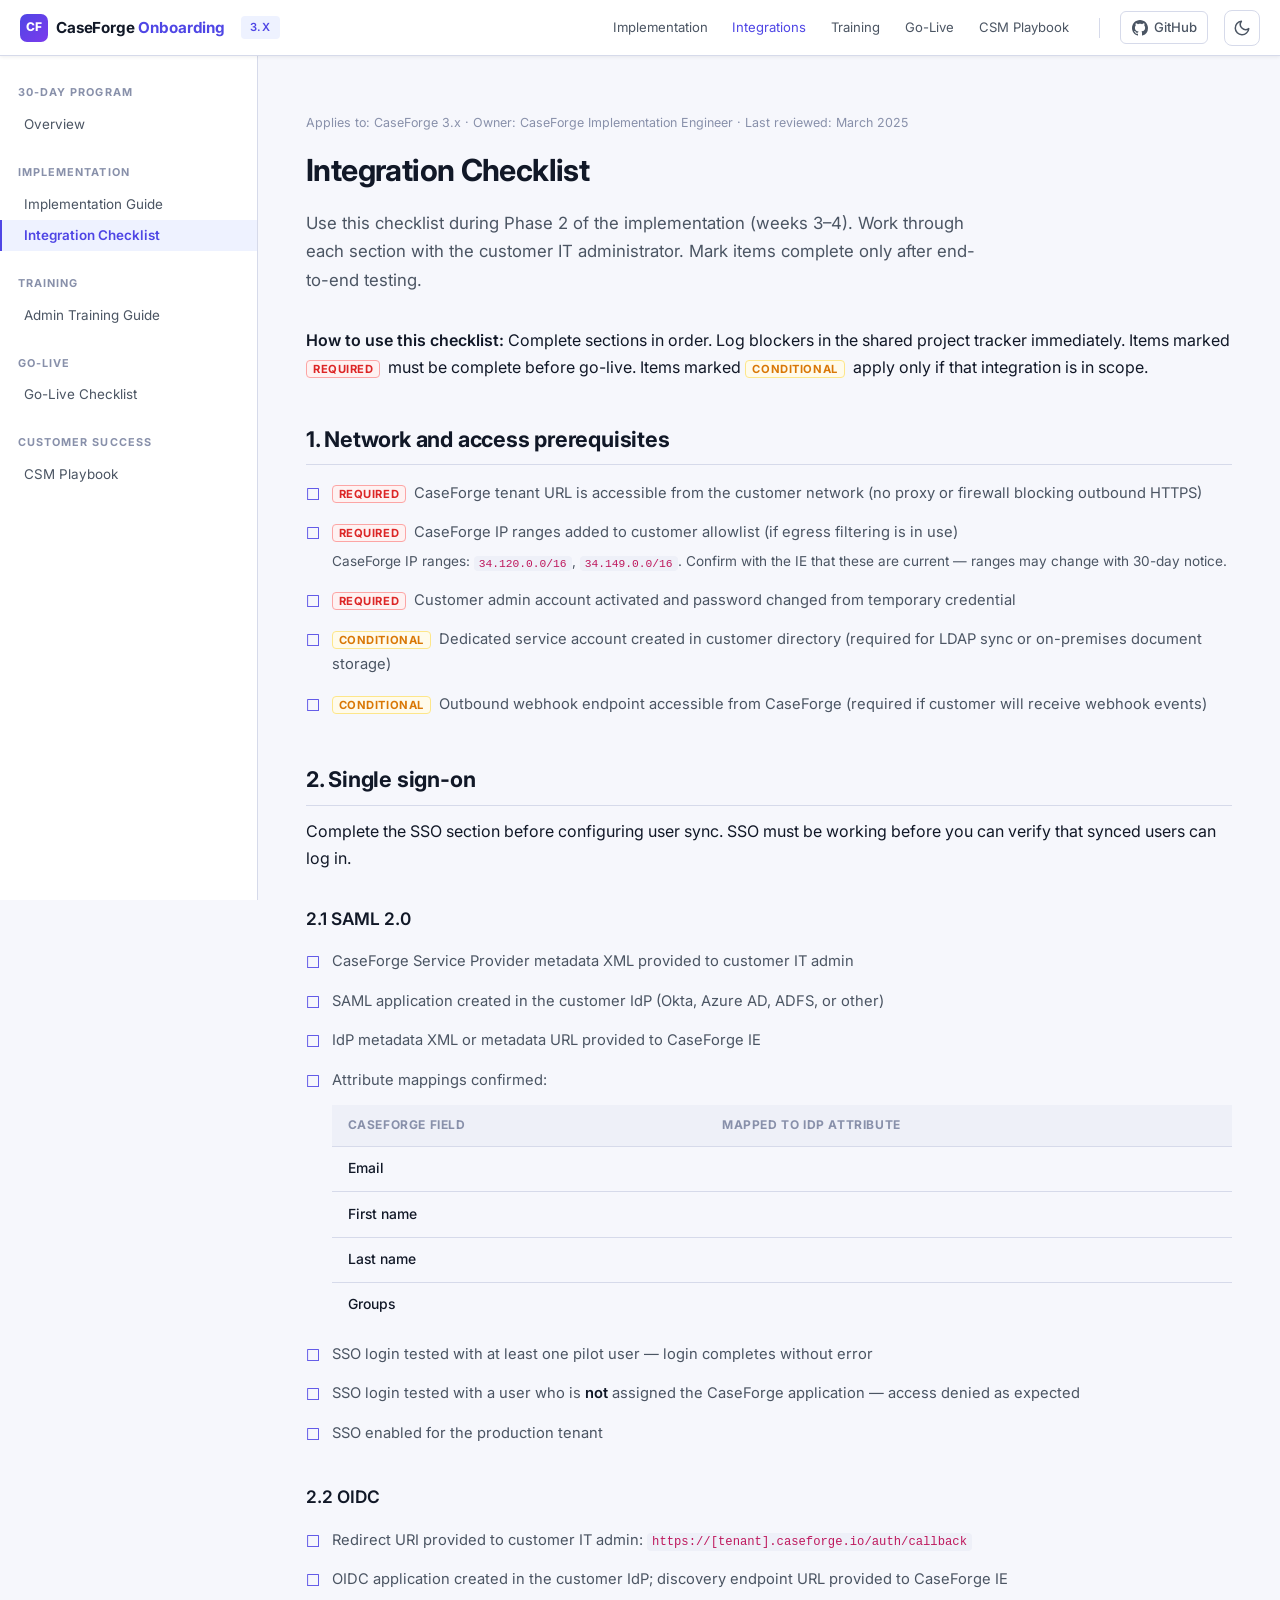
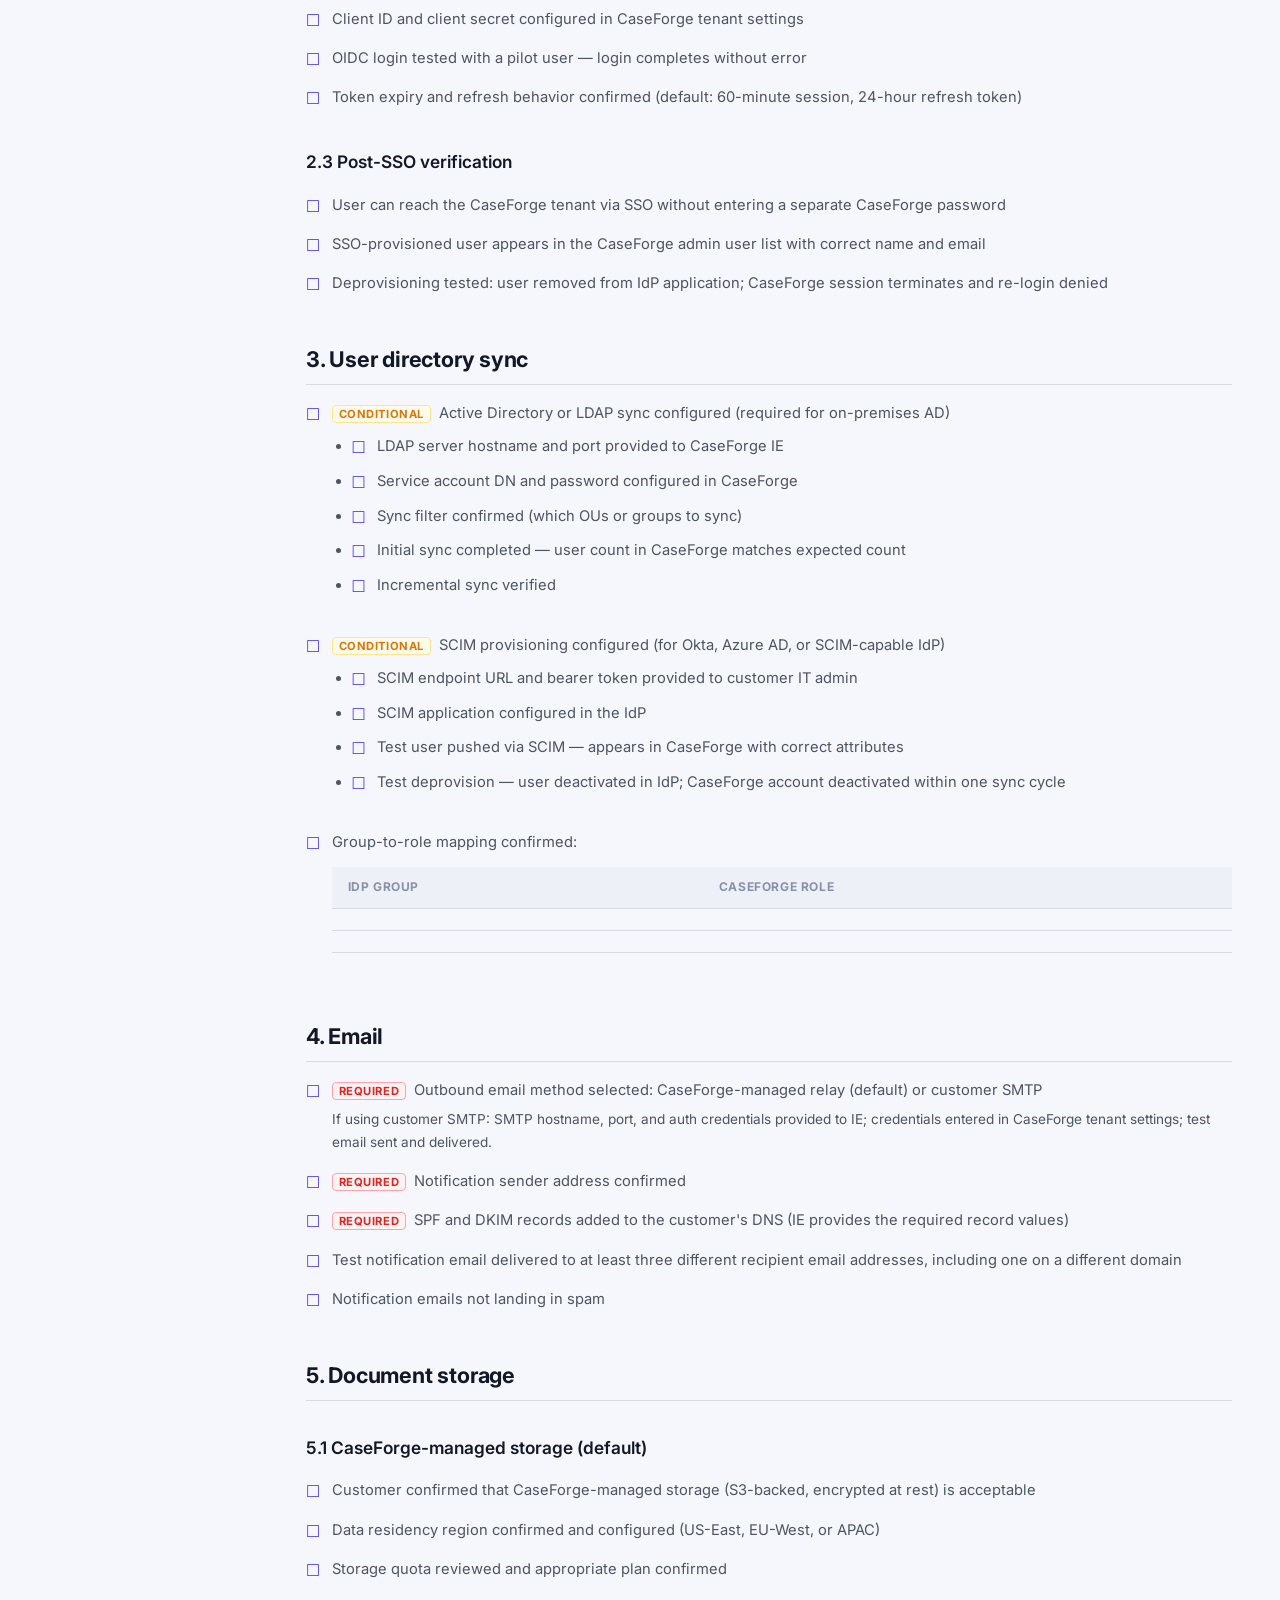
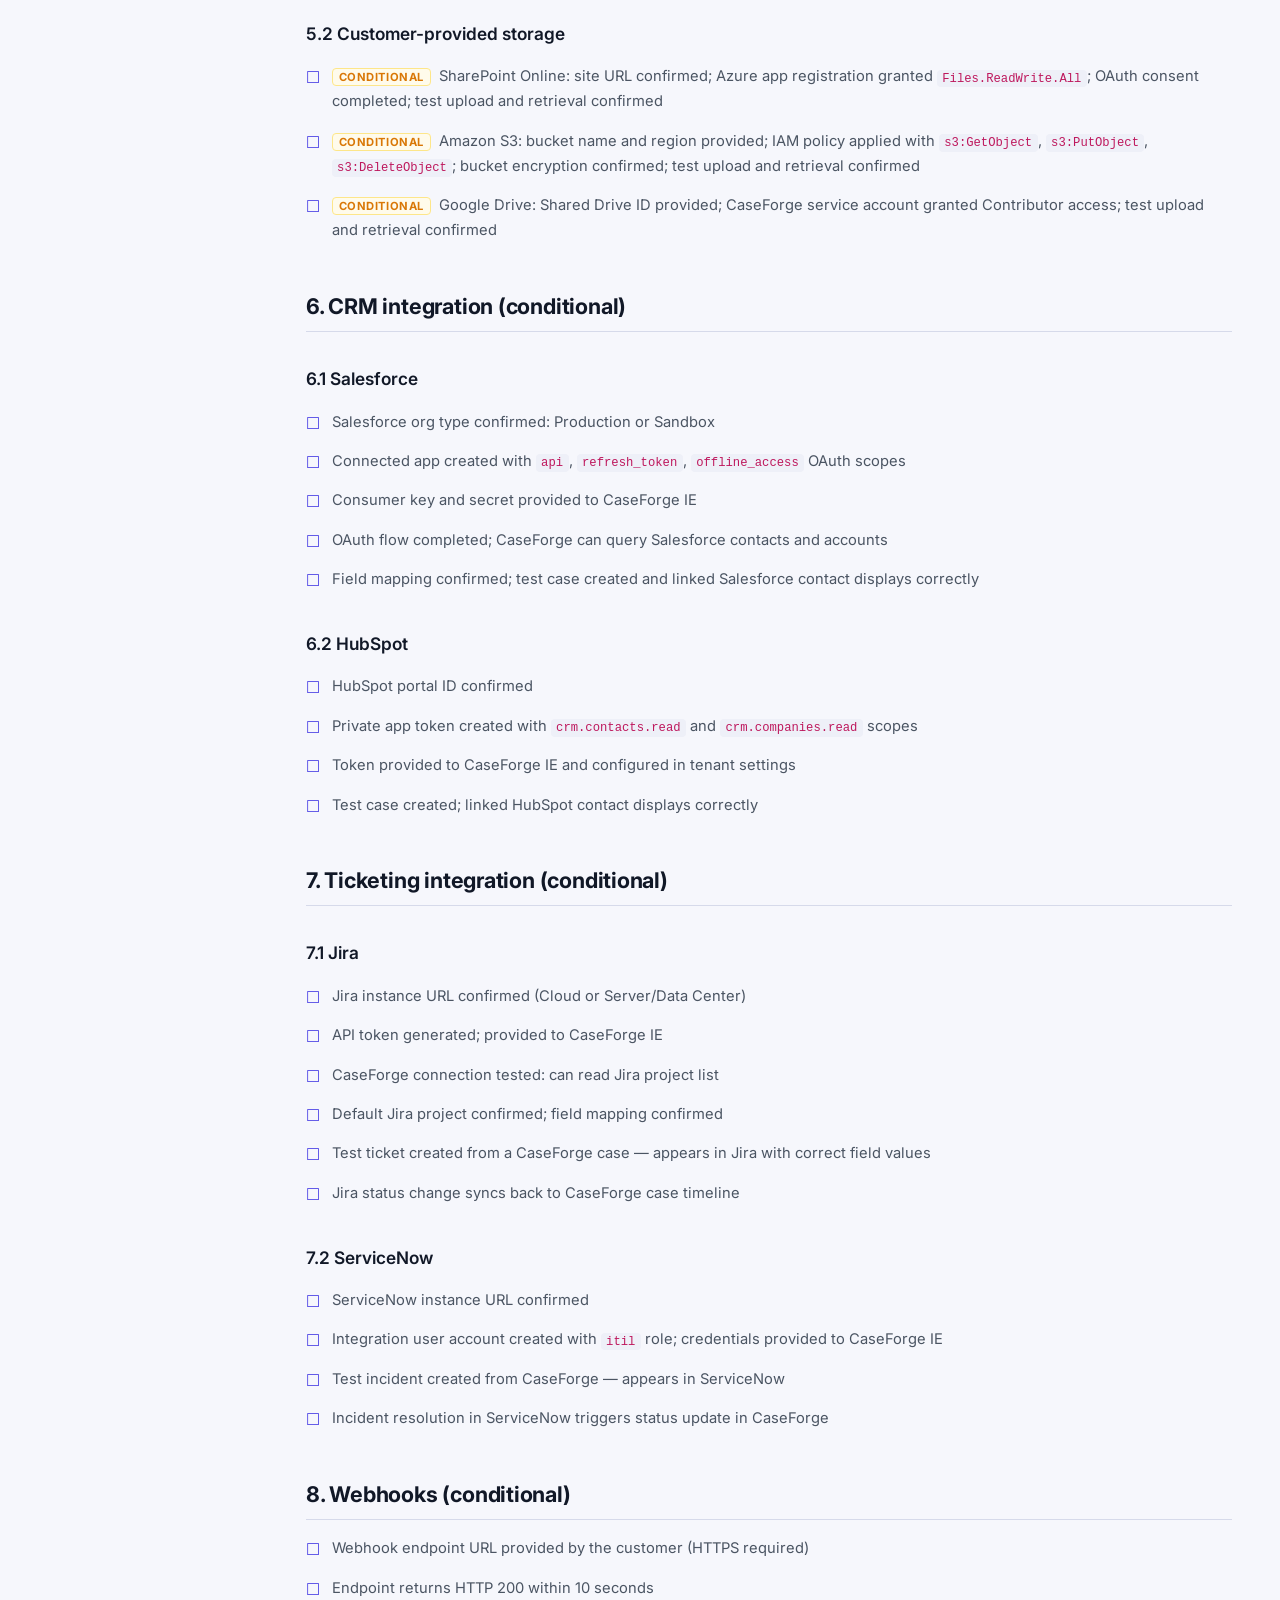
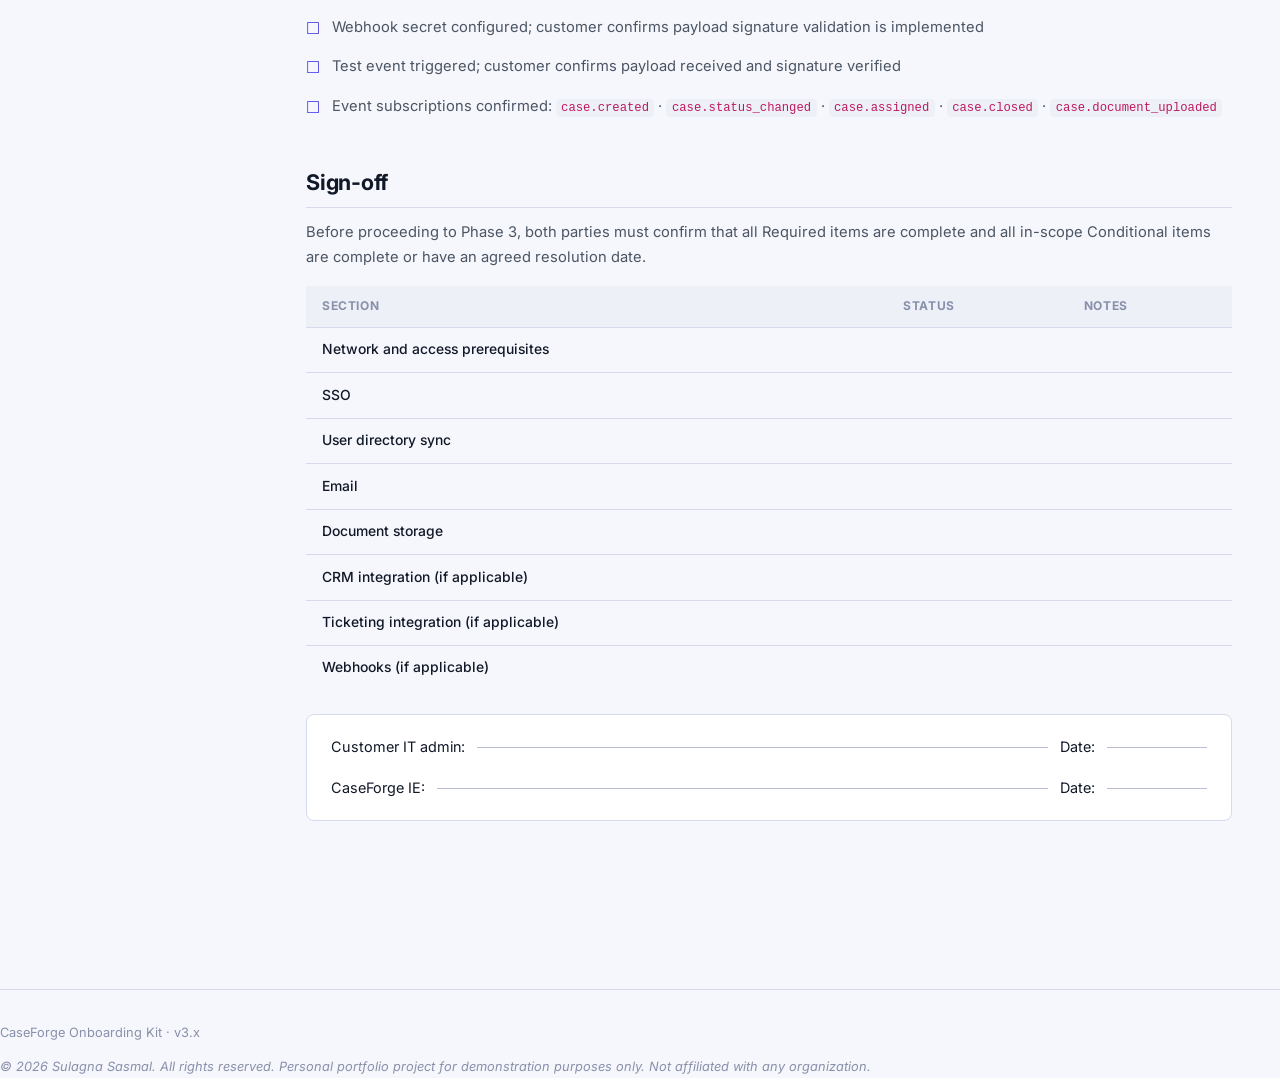
<file: integration-checklist.html>
<!DOCTYPE html>
<html lang="en">
<head>
  <meta charset="UTF-8" />
  <meta name="viewport" content="width=device-width, initial-scale=1.0" />
  <title>Integration Checklist — CaseForge Onboarding</title>
  <link rel="preconnect" href="https://fonts.googleapis.com" />
  <link rel="stylesheet" href="https://fonts.googleapis.com/css2?family=Inter:wght@400;500;600;700&family=JetBrains+Mono:wght@400;500&display=swap" />
  <link rel="stylesheet" href="assets/style.css" />
  <script>
    (function(){var t=localStorage.getItem('cf-theme');if(t){document.documentElement.setAttribute('data-theme',t);}else if(window.matchMedia('(prefers-color-scheme:dark)').matches){document.documentElement.setAttribute('data-theme','dark');}else{document.documentElement.setAttribute('data-theme','light');}})();
  </script>
</head>
<body>

<header class="site-header">
  <button class="hamburger" id="hamburger" aria-label="Open navigation">&#9776;</button>
  <a class="site-logo" href="index.html">
    <span class="logo-mark">CF</span>
    <span class="logo-name">CaseForge <span class="logo-sdk">Onboarding</span></span>
  </a>
  <span class="header-version">3.x</span>
  <div class="header-spacer"></div>
  <nav class="header-links">
    <a href="implementation-guide.html">Implementation</a>
    <a href="integration-checklist.html" class="active">Integrations</a>
    <a href="admin-training-guide.html">Training</a>
    <a href="go-live-checklist.html">Go-Live</a>
    <a href="csm-playbook.html">CSM Playbook</a>
  </nav>
  <div class="header-sep"></div>
  <a class="github-btn" href="https://github.com/SulagnaSasmal/caseforge-onboarding" target="_blank" rel="noopener">
    <svg viewBox="0 0 16 16" fill="currentColor"><path d="M8 0C3.58 0 0 3.58 0 8c0 3.54 2.29 6.53 5.47 7.59.4.07.55-.17.55-.38 0-.19-.01-.82-.01-1.49-2.01.37-2.53-.49-2.69-.94-.09-.23-.48-.94-.82-1.13-.28-.15-.68-.52-.01-.53.63-.01 1.08.58 1.23.82.72 1.21 1.87.87 2.33.66.07-.52.28-.87.51-1.07-1.78-.2-3.64-.89-3.64-3.95 0-.87.31-1.59.82-2.15-.08-.2-.36-1.02.08-2.12 0 0 .67-.21 2.2.82.64-.18 1.32-.27 2-.27.68 0 1.36.09 2 .27 1.53-1.04 2.2-.82 2.2-.82.44 1.1.16 1.92.08 2.12.51.56.82 1.27.82 2.15 0 3.07-1.87 3.75-3.65 3.95.29.25.54.73.54 1.48 0 1.07-.01 1.93-.01 2.2 0 .21.15.46.55.38A8.013 8.013 0 0 0 16 8c0-4.42-3.58-8-8-8z"/></svg>
    GitHub
  </a>
  <button class="theme-toggle" id="theme-toggle" aria-label="Toggle theme"></button>
</header>

<div class="layout">
  <nav class="sidebar" id="sidebar">
    <div class="nav-group">
      <div class="nav-group-label">30-Day Program</div>
      <a href="index.html" class="nav-item">Overview</a>
    </div>
    <div class="nav-group">
      <div class="nav-group-label">Implementation</div>
      <a href="implementation-guide.html" class="nav-item">Implementation Guide</a>
      <a href="integration-checklist.html" class="nav-item active">Integration Checklist</a>
    </div>
    <div class="nav-group">
      <div class="nav-group-label">Training</div>
      <a href="admin-training-guide.html" class="nav-item">Admin Training Guide</a>
    </div>
    <div class="nav-group">
      <div class="nav-group-label">Go-Live</div>
      <a href="go-live-checklist.html" class="nav-item">Go-Live Checklist</a>
    </div>
    <div class="nav-group">
      <div class="nav-group-label">Customer Success</div>
      <a href="csm-playbook.html" class="nav-item">CSM Playbook</a>
    </div>
  </nav>

  <main class="main">
    <div class="content">

      <div class="page-meta">Applies to: CaseForge 3.x · Owner: CaseForge Implementation Engineer · Last reviewed: March 2025</div>
      <h1>Integration Checklist</h1>
      <p class="lead">Use this checklist during Phase 2 of the implementation (weeks 3–4). Work through each section with the customer IT administrator. Mark items complete only after end-to-end testing.</p>

      <div class="callout callout-tip">
        <strong>How to use this checklist:</strong> Complete sections in order. Log blockers in the shared project tracker immediately. Items marked <span class="badge-req">Required</span> must be complete before go-live. Items marked <span class="badge-cond">Conditional</span> apply only if that integration is in scope.
      </div>

      <h2>1. Network and access prerequisites</h2>
      <ul class="checklist">
        <li><span class="badge-req">Required</span> CaseForge tenant URL is accessible from the customer network (no proxy or firewall blocking outbound HTTPS)</li>
        <li><span class="badge-req">Required</span> CaseForge IP ranges added to customer allowlist (if egress filtering is in use)
          <div class="sub-note">CaseForge IP ranges: <code>34.120.0.0/16</code>, <code>34.149.0.0/16</code>. Confirm with the IE that these are current — ranges may change with 30-day notice.</div>
        </li>
        <li><span class="badge-req">Required</span> Customer admin account activated and password changed from temporary credential</li>
        <li><span class="badge-cond">Conditional</span> Dedicated service account created in customer directory (required for LDAP sync or on-premises document storage)</li>
        <li><span class="badge-cond">Conditional</span> Outbound webhook endpoint accessible from CaseForge (required if customer will receive webhook events)</li>
      </ul>

      <h2>2. Single sign-on</h2>
      <div class="callout callout-warning">Complete the SSO section before configuring user sync. SSO must be working before you can verify that synced users can log in.</div>

      <h3>2.1 SAML 2.0</h3>
      <ul class="checklist">
        <li>CaseForge Service Provider metadata XML provided to customer IT admin</li>
        <li>SAML application created in the customer IdP (Okta, Azure AD, ADFS, or other)</li>
        <li>IdP metadata XML or metadata URL provided to CaseForge IE</li>
        <li>Attribute mappings confirmed:
          <table style="margin-top:0.75rem">
            <thead><tr><th>CaseForge field</th><th>Mapped to IdP attribute</th></tr></thead>
            <tbody>
              <tr><td>Email</td><td></td></tr>
              <tr><td>First name</td><td></td></tr>
              <tr><td>Last name</td><td></td></tr>
              <tr><td>Groups</td><td></td></tr>
            </tbody>
          </table>
        </li>
        <li>SSO login tested with at least one pilot user — login completes without error</li>
        <li>SSO login tested with a user who is <strong>not</strong> assigned the CaseForge application — access denied as expected</li>
        <li>SSO enabled for the production tenant</li>
      </ul>

      <h3>2.2 OIDC</h3>
      <ul class="checklist">
        <li>Redirect URI provided to customer IT admin: <code>https://[tenant].caseforge.io/auth/callback</code></li>
        <li>OIDC application created in the customer IdP; discovery endpoint URL provided to CaseForge IE</li>
        <li>Client ID and client secret configured in CaseForge tenant settings</li>
        <li>OIDC login tested with a pilot user — login completes without error</li>
        <li>Token expiry and refresh behavior confirmed (default: 60-minute session, 24-hour refresh token)</li>
      </ul>

      <h3>2.3 Post-SSO verification</h3>
      <ul class="checklist">
        <li>User can reach the CaseForge tenant via SSO without entering a separate CaseForge password</li>
        <li>SSO-provisioned user appears in the CaseForge admin user list with correct name and email</li>
        <li>Deprovisioning tested: user removed from IdP application; CaseForge session terminates and re-login denied</li>
      </ul>

      <h2>3. User directory sync</h2>
      <ul class="checklist">
        <li><span class="badge-cond">Conditional</span> Active Directory or LDAP sync configured (required for on-premises AD)
          <ul style="margin-top:0.5rem; list-style:disc; padding-left:1.25rem; display:flex; flex-direction:column; gap:0.3rem;">
            <li>LDAP server hostname and port provided to CaseForge IE</li>
            <li>Service account DN and password configured in CaseForge</li>
            <li>Sync filter confirmed (which OUs or groups to sync)</li>
            <li>Initial sync completed — user count in CaseForge matches expected count</li>
            <li>Incremental sync verified</li>
          </ul>
        </li>
        <li><span class="badge-cond">Conditional</span> SCIM provisioning configured (for Okta, Azure AD, or SCIM-capable IdP)
          <ul style="margin-top:0.5rem; list-style:disc; padding-left:1.25rem; display:flex; flex-direction:column; gap:0.3rem;">
            <li>SCIM endpoint URL and bearer token provided to customer IT admin</li>
            <li>SCIM application configured in the IdP</li>
            <li>Test user pushed via SCIM — appears in CaseForge with correct attributes</li>
            <li>Test deprovision — user deactivated in IdP; CaseForge account deactivated within one sync cycle</li>
          </ul>
        </li>
        <li>Group-to-role mapping confirmed:
          <table style="margin-top:0.75rem">
            <thead><tr><th>IdP group</th><th>CaseForge role</th></tr></thead>
            <tbody><tr><td></td><td></td></tr><tr><td></td><td></td></tr><tr><td></td><td></td></tr></tbody>
          </table>
        </li>
      </ul>

      <h2>4. Email</h2>
      <ul class="checklist">
        <li><span class="badge-req">Required</span> Outbound email method selected: CaseForge-managed relay (default) or customer SMTP<br>
          <div class="sub-note">If using customer SMTP: SMTP hostname, port, and auth credentials provided to IE; credentials entered in CaseForge tenant settings; test email sent and delivered.</div>
        </li>
        <li><span class="badge-req">Required</span> Notification sender address confirmed</li>
        <li><span class="badge-req">Required</span> SPF and DKIM records added to the customer's DNS (IE provides the required record values)</li>
        <li>Test notification email delivered to at least three different recipient email addresses, including one on a different domain</li>
        <li>Notification emails not landing in spam</li>
      </ul>

      <h2>5. Document storage</h2>
      <h3>5.1 CaseForge-managed storage (default)</h3>
      <ul class="checklist">
        <li>Customer confirmed that CaseForge-managed storage (S3-backed, encrypted at rest) is acceptable</li>
        <li>Data residency region confirmed and configured (US-East, EU-West, or APAC)</li>
        <li>Storage quota reviewed and appropriate plan confirmed</li>
      </ul>

      <h3>5.2 Customer-provided storage</h3>
      <ul class="checklist">
        <li><span class="badge-cond">Conditional</span> SharePoint Online: site URL confirmed; Azure app registration granted <code>Files.ReadWrite.All</code>; OAuth consent completed; test upload and retrieval confirmed</li>
        <li><span class="badge-cond">Conditional</span> Amazon S3: bucket name and region provided; IAM policy applied with <code>s3:GetObject</code>, <code>s3:PutObject</code>, <code>s3:DeleteObject</code>; bucket encryption confirmed; test upload and retrieval confirmed</li>
        <li><span class="badge-cond">Conditional</span> Google Drive: Shared Drive ID provided; CaseForge service account granted Contributor access; test upload and retrieval confirmed</li>
      </ul>

      <h2>6. CRM integration (conditional)</h2>
      <h3>6.1 Salesforce</h3>
      <ul class="checklist">
        <li>Salesforce org type confirmed: Production or Sandbox</li>
        <li>Connected app created with <code>api</code>, <code>refresh_token</code>, <code>offline_access</code> OAuth scopes</li>
        <li>Consumer key and secret provided to CaseForge IE</li>
        <li>OAuth flow completed; CaseForge can query Salesforce contacts and accounts</li>
        <li>Field mapping confirmed; test case created and linked Salesforce contact displays correctly</li>
      </ul>
      <h3>6.2 HubSpot</h3>
      <ul class="checklist">
        <li>HubSpot portal ID confirmed</li>
        <li>Private app token created with <code>crm.contacts.read</code> and <code>crm.companies.read</code> scopes</li>
        <li>Token provided to CaseForge IE and configured in tenant settings</li>
        <li>Test case created; linked HubSpot contact displays correctly</li>
      </ul>

      <h2>7. Ticketing integration (conditional)</h2>
      <h3>7.1 Jira</h3>
      <ul class="checklist">
        <li>Jira instance URL confirmed (Cloud or Server/Data Center)</li>
        <li>API token generated; provided to CaseForge IE</li>
        <li>CaseForge connection tested: can read Jira project list</li>
        <li>Default Jira project confirmed; field mapping confirmed</li>
        <li>Test ticket created from a CaseForge case — appears in Jira with correct field values</li>
        <li>Jira status change syncs back to CaseForge case timeline</li>
      </ul>
      <h3>7.2 ServiceNow</h3>
      <ul class="checklist">
        <li>ServiceNow instance URL confirmed</li>
        <li>Integration user account created with <code>itil</code> role; credentials provided to CaseForge IE</li>
        <li>Test incident created from CaseForge — appears in ServiceNow</li>
        <li>Incident resolution in ServiceNow triggers status update in CaseForge</li>
      </ul>

      <h2>8. Webhooks (conditional)</h2>
      <ul class="checklist">
        <li>Webhook endpoint URL provided by the customer (HTTPS required)</li>
        <li>Endpoint returns HTTP 200 within 10 seconds</li>
        <li>Webhook secret configured; customer confirms payload signature validation is implemented</li>
        <li>Test event triggered; customer confirms payload received and signature verified</li>
        <li>Event subscriptions confirmed: <code>case.created</code> · <code>case.status_changed</code> · <code>case.assigned</code> · <code>case.closed</code> · <code>case.document_uploaded</code></li>
      </ul>

      <h2>Sign-off</h2>
      <p>Before proceeding to Phase 3, both parties must confirm that all Required items are complete and all in-scope Conditional items are complete or have an agreed resolution date.</p>
      <table>
        <thead><tr><th>Section</th><th>Status</th><th>Notes</th></tr></thead>
        <tbody>
          <tr><td>Network and access prerequisites</td><td></td><td></td></tr>
          <tr><td>SSO</td><td></td><td></td></tr>
          <tr><td>User directory sync</td><td></td><td></td></tr>
          <tr><td>Email</td><td></td><td></td></tr>
          <tr><td>Document storage</td><td></td><td></td></tr>
          <tr><td>CRM integration (if applicable)</td><td></td><td></td></tr>
          <tr><td>Ticketing integration (if applicable)</td><td></td><td></td></tr>
          <tr><td>Webhooks (if applicable)</td><td></td><td></td></tr>
        </tbody>
      </table>
      <div class="signoff-block">
        <div class="signoff-row"><span>Customer IT admin:</span> <span class="signoff-line"></span> <span>Date:</span> <span class="signoff-short"></span></div>
        <div class="signoff-row"><span>CaseForge IE:</span> <span class="signoff-line"></span> <span>Date:</span> <span class="signoff-short"></span></div>
      </div>

    </div>
  </main>
</div>


<footer>
  <span>CaseForge Onboarding Kit &middot; v3.x</span>
  <span class="copyright">&copy; <span id="footer-yr"></span> Sulagna Sasmal. All rights reserved. Personal portfolio project for demonstration purposes only. Not affiliated with any organization.</span>
</footer>
<script src="assets/scripts.js"></script>
<style>
.page-meta { font-size: 0.78rem; color: var(--text-muted); margin-bottom: 0.75rem; }
h1 { font-size: 1.9rem; font-weight: 700; letter-spacing: -0.02em; margin-bottom: 0.75rem; }
.lead { font-size: 1.05rem; color: var(--text-sec); max-width: 680px; line-height: 1.7; margin-bottom: 2rem; }
.checklist { list-style: none; padding: 0; margin: 1rem 0 1.5rem 0; display: flex; flex-direction: column; gap: 0.6rem; }
.checklist li { padding-left: 1.6rem; position: relative; }
.checklist li::before { content: "☐"; position: absolute; left: 0; color: var(--primary); font-size: 1rem; }
.sub-note { font-size: 0.85rem; color: var(--text-sec); margin-top: 0.3rem; margin-left: 0; }
.badge-req { font-size: 0.7rem; font-weight: 700; text-transform: uppercase; letter-spacing: 0.05em; background: var(--danger-bg); color: var(--danger); border: 1px solid var(--danger-border); padding: 1px 6px; border-radius: 4px; margin-right: 4px; }
.badge-cond { font-size: 0.7rem; font-weight: 700; text-transform: uppercase; letter-spacing: 0.05em; background: var(--warning-bg); color: var(--warning); border: 1px solid var(--warning-border); padding: 1px 6px; border-radius: 4px; margin-right: 4px; }
.signoff-block { background: var(--surface); border: 1px solid var(--border); border-radius: 8px; padding: 1.25rem 1.5rem; margin: 1.5rem 0; display: flex; flex-direction: column; gap: 1rem; }
.signoff-row { display: flex; align-items: center; gap: 0.75rem; font-size: 0.9rem; }
.signoff-line { flex: 1; border-bottom: 1px solid var(--border-mid); }
.signoff-short { width: 100px; border-bottom: 1px solid var(--border-mid); }
</style>

<script>var e=document.getElementById("footer-yr");if(e)e.textContent=new Date().getFullYear();</script>
</body>
</html>
</file>
<file: assets/style.css>
/* ================================================================
   CaseForge SDK Documentation — Core Stylesheet
   Light + Dark mode via CSS custom properties
   Responsive: sidebar collapses on mobile
   ================================================================ */

/* ── Reset ── */
*, *::before, *::after { box-sizing: border-box; margin: 0; padding: 0; }
html { font-size: 16px; scroll-behavior: smooth; }

/* ── Light mode tokens (default) ── */
:root {
  color-scheme: light;
  --bg:            #f6f7fc;
  --surface:       #ffffff;
  --surface-alt:   #eef0f8;
  --surface-hover: #e4e7f5;
  --border:        #d6daea;
  --border-mid:    #b8bdd4;
  --text:          #111827;
  --text-sec:      #4b5563;
  --text-muted:    #8890aa;
  --link:          #4f46e5;
  --link-hover:    #3730a3;
  --primary:       #4f46e5;
  --primary-bg:    #eef2ff;
  --primary-light: #818cf8;
  --success:       #059669;
  --success-bg:    #ecfdf5;
  --success-border:#6ee7b7;
  --warning:       #d97706;
  --warning-bg:    #fffbeb;
  --warning-border:#fde68a;
  --danger:        #dc2626;
  --danger-bg:     #fef2f2;
  --danger-border: #fca5a5;
  --tip:           #7c3aed;
  --tip-bg:        #f5f3ff;
  --tip-border:    #c4b5fd;
  --code-bg:       #1a1b2e;
  --code-surface:  #20223a;
  --code-text:     #cdd6f4;
  --code-comment:  #6272a4;
  --code-keyword:  #bd93f9;
  --code-string:   #50fa7b;
  --code-number:   #ffb86c;
  --code-type:     #8be9fd;
  --code-builtin:  #ff79c6;
  --code-attr:     #f1fa8c;
  --inline-code-bg:#eef0f8;
  --inline-code-fg:#be185d;
  --badge-new-bg:  #dcfce7;  --badge-new-fg:  #14532d;
  --badge-break-bg:#fee2e2;  --badge-break-fg:#7f1d1d;
  --badge-fix-bg:  #dbeafe;  --badge-fix-fg:  #1e3a8a;
  --badge-dep-bg:  #fef9c3;  --badge-dep-fg:  #713f12;
  --badge-note-bg: #f5f3ff;  --badge-note-fg: #4c1d95;
  --nav-w:         258px;
  --header-h:      56px;
  --shadow-sm:     0 1px 4px rgba(0,0,0,.07);
  --shadow-md:     0 4px 16px rgba(0,0,0,.09);
  --transition:    0.2s ease;
}

/* ── Dark mode tokens ── */
[data-theme="dark"] {
  color-scheme: dark;
  --bg:            #0b0c1a;
  --surface:       #111224;
  --surface-alt:   #181930;
  --surface-hover: #1f2138;
  --border:        #262844;
  --border-mid:    #363a5e;
  --text:          #e2e4f4;
  --text-sec:      #9aa2c2;
  --text-muted:    #555d80;
  --link:          #818cf8;
  --link-hover:    #a5b4fc;
  --primary:       #818cf8;
  --primary-bg:    #181a38;
  --primary-light: #a5b4fc;
  --success:       #34d399;
  --success-bg:    #052014;
  --success-border:#065f40;
  --warning:       #fbbf24;
  --warning-bg:    #160f00;
  --warning-border:#78450c;
  --danger:        #f87171;
  --danger-bg:     #180606;
  --danger-border: #7f2020;
  --tip:           #a78bfa;
  --tip-bg:        #120e2a;
  --tip-border:    #4c3570;
  --code-bg:       #111224;
  --code-surface:  #181930;
  --code-text:     #cdd6f4;
  --code-comment:  #6272a4;
  --code-keyword:  #bd93f9;
  --code-string:   #50fa7b;
  --code-number:   #ffb86c;
  --code-type:     #8be9fd;
  --code-builtin:  #ff79c6;
  --code-attr:     #f1fa8c;
  --inline-code-bg:#1f2138;
  --inline-code-fg:#f472b6;
  --badge-new-bg:  #052815;  --badge-new-fg:  #6ee7b7;
  --badge-break-bg:#2a0808;  --badge-break-fg:#fca5a5;
  --badge-fix-bg:  #071428;  --badge-fix-fg:  #93c5fd;
  --badge-dep-bg:  #1c1200;  --badge-dep-fg:  #fde68a;
  --badge-note-bg: #13082e;  --badge-note-fg: #c4b5fd;
  --shadow-sm:     0 1px 4px rgba(0,0,0,.3);
  --shadow-md:     0 4px 16px rgba(0,0,0,.4);
}

/* System preference dark (when no manual override) */
@media (prefers-color-scheme: dark) {
  :root:not([data-theme="light"]) {
    color-scheme: dark;
    --bg:            #0b0c1a;
    --surface:       #111224;
    --surface-alt:   #181930;
    --surface-hover: #1f2138;
    --border:        #262844;
    --border-mid:    #363a5e;
    --text:          #e2e4f4;
    --text-sec:      #9aa2c2;
    --text-muted:    #555d80;
    --link:          #818cf8;
    --link-hover:    #a5b4fc;
    --primary:       #818cf8;
    --primary-bg:    #181a38;
    --primary-light: #a5b4fc;
    --success:       #34d399;
    --success-bg:    #052014;
    --success-border:#065f40;
    --warning:       #fbbf24;
    --warning-bg:    #160f00;
    --warning-border:#78450c;
    --danger:        #f87171;
    --danger-bg:     #180606;
    --danger-border: #7f2020;
    --tip:           #a78bfa;
    --tip-bg:        #120e2a;
    --tip-border:    #4c3570;
    --code-bg:       #111224;
    --code-surface:  #181930;
    --code-text:     #cdd6f4;
    --inline-code-bg:#1f2138;
    --inline-code-fg:#f472b6;
    --badge-new-bg:  #052815;  --badge-new-fg:  #6ee7b7;
    --badge-break-bg:#2a0808;  --badge-break-fg:#fca5a5;
    --badge-fix-bg:  #071428;  --badge-fix-fg:  #93c5fd;
    --badge-dep-bg:  #1c1200;  --badge-dep-fg:  #fde68a;
    --badge-note-bg: #13082e;  --badge-note-fg: #c4b5fd;
    --shadow-sm:     0 1px 4px rgba(0,0,0,.3);
    --shadow-md:     0 4px 16px rgba(0,0,0,.4);
  }
}

/* ── Base ── */
body {
  font-family: 'Inter', 'Segoe UI', system-ui, -apple-system, sans-serif;
  background: var(--bg);
  color: var(--text);
  line-height: 1.7;
  transition: background var(--transition), color var(--transition);
  min-height: 100vh;
}

/* ── Header ── */
.site-header {
  position: fixed; top: 0; left: 0; right: 0;
  height: var(--header-h);
  background: var(--surface);
  border-bottom: 1px solid var(--border);
  display: flex; align-items: center;
  padding: 0 1.25rem;
  gap: 1rem;
  z-index: 200;
  box-shadow: var(--shadow-sm);
  transition: background var(--transition), border-color var(--transition);
}
.hamburger {
  display: none;
  background: none; border: none; cursor: pointer;
  color: var(--text-sec); padding: 4px 8px; border-radius: 6px;
  font-size: 1.2rem; line-height: 1;
}
.hamburger:hover { background: var(--surface-alt); }

.site-logo {
  font-size: 0.95rem; font-weight: 700; color: var(--text);
  text-decoration: none; display: flex; align-items: center; gap: 8px;
  letter-spacing: -0.01em; white-space: nowrap;
}
.site-logo .logo-mark {
  width: 28px; height: 28px; border-radius: 7px;
  background: linear-gradient(135deg, var(--primary) 0%, #7c3aed 100%);
  display: flex; align-items: center; justify-content: center;
  color: #fff; font-size: 0.75rem; font-weight: 800; letter-spacing: 0;
  flex-shrink: 0;
}
.site-logo .logo-name { color: var(--text); }
.site-logo .logo-sdk  { color: var(--primary); }

.header-version {
  font-size: 0.7rem; font-weight: 600; letter-spacing: 0.06em;
  text-transform: uppercase; background: var(--primary-bg);
  color: var(--primary); padding: 0.15rem 0.55rem; border-radius: 4px;
  flex-shrink: 0;
}
.header-spacer { flex: 1; }

.header-links { display: flex; align-items: center; gap: 0.25rem; }
.header-links a {
  font-size: 0.82rem; color: var(--text-sec); text-decoration: none;
  padding: 0.3rem 0.65rem; border-radius: 6px;
  transition: background var(--transition), color var(--transition);
}
.header-links a:hover { background: var(--surface-alt); color: var(--text); }
.header-links a.active { color: var(--primary); }

.header-sep { width: 1px; height: 20px; background: var(--border); margin: 0 0.25rem; }

.github-btn {
  display: flex; align-items: center; gap: 6px;
  font-size: 0.82rem; font-weight: 500;
  color: var(--text-sec); text-decoration: none;
  padding: 0.3rem 0.65rem; border-radius: 6px;
  border: 1px solid var(--border);
  transition: all var(--transition);
}
.github-btn:hover { border-color: var(--border-mid); color: var(--text); background: var(--surface-alt); }
.github-btn svg { width: 16px; height: 16px; flex-shrink: 0; }

/* Theme toggle */
.theme-toggle {
  background: none; border: 1px solid var(--border); cursor: pointer;
  width: 36px; height: 36px; border-radius: 8px;
  display: flex; align-items: center; justify-content: center;
  color: var(--text-sec); flex-shrink: 0;
  transition: all var(--transition);
}
.theme-toggle:hover { background: var(--surface-alt); border-color: var(--border-mid); color: var(--text); }
.theme-toggle svg { width: 18px; height: 18px; }

/* ── Layout ── */
.layout {
  display: flex;
  margin-top: var(--header-h);
  min-height: calc(100vh - var(--header-h));
}

/* ── Sidebar ── */
.sidebar {
  width: var(--nav-w);
  min-width: var(--nav-w);
  background: var(--surface);
  border-right: 1px solid var(--border);
  position: fixed;
  top: var(--header-h);
  left: 0;
  bottom: 0;
  overflow-y: auto;
  padding: 1.5rem 0 2rem;
  z-index: 100;
  transition: background var(--transition), border-color var(--transition), transform 0.3s ease;
  scrollbar-width: thin;
  scrollbar-color: var(--border) transparent;
}
.sidebar::-webkit-scrollbar { width: 4px; }
.sidebar::-webkit-scrollbar-track { background: transparent; }
.sidebar::-webkit-scrollbar-thumb { background: var(--border); border-radius: 4px; }

.nav-group { margin-bottom: 0.5rem; }
.nav-group-label {
  padding: 0.2rem 1.1rem 0.45rem;
  font-size: 0.68rem; font-weight: 700; letter-spacing: 0.1em;
  text-transform: uppercase; color: var(--text-muted);
  margin-top: 1.25rem;
}
.nav-group:first-child .nav-group-label { margin-top: 0; }
.nav-item {
  display: block; padding: 0.38rem 1.1rem 0.38rem 1.35rem;
  font-size: 0.84rem; color: var(--text-sec); text-decoration: none;
  border-left: 2px solid transparent;
  transition: all 0.15s;
  line-height: 1.4;
}
.nav-item:hover { color: var(--text); background: var(--surface-hover); border-left-color: var(--border-mid); }
.nav-item.active { color: var(--primary); background: var(--primary-bg); border-left-color: var(--primary); font-weight: 600; }
.nav-item.sub { padding-left: 2rem; font-size: 0.8rem; }

/* ── Main ── */
.main {
  flex: 1;
  margin-left: var(--nav-w);
  padding: 2.5rem 3rem 5rem;
  max-width: calc(var(--nav-w) + 820px);
  min-width: 0;
}

/* ── Breadcrumb ── */
.breadcrumb {
  display: flex; align-items: center; gap: 0.4rem;
  font-size: 0.78rem; color: var(--text-muted);
  margin-bottom: 1.5rem;
}
.breadcrumb a { color: var(--text-muted); text-decoration: none; }
.breadcrumb a:hover { color: var(--link); }
.breadcrumb .sep { opacity: 0.5; }
.breadcrumb .current { color: var(--text-sec); }

/* ── Page header ── */
.page-header { margin-bottom: 2rem; padding-bottom: 1.5rem; border-bottom: 1px solid var(--border); }
.page-eyebrow {
  font-size: 0.72rem; font-weight: 700; letter-spacing: 0.1em;
  text-transform: uppercase; color: var(--primary); margin-bottom: 0.5rem;
}
h1.page-title {
  font-size: 2rem; font-weight: 800; line-height: 1.2;
  letter-spacing: -0.02em; color: var(--text); margin-bottom: 0.75rem;
}
.page-desc { font-size: 1.05rem; color: var(--text-sec); line-height: 1.6; max-width: 640px; }
.page-meta {
  display: flex; flex-wrap: wrap; gap: 1rem; margin-top: 1rem;
  font-size: 0.78rem; color: var(--text-muted);
}

/* ── Typography ── */
h2 {
  font-size: 1.35rem; font-weight: 700; color: var(--text);
  margin: 2.5rem 0 0.75rem; letter-spacing: -0.01em;
  padding-bottom: 0.4rem; border-bottom: 1px solid var(--border);
}
h3 {
  font-size: 1.08rem; font-weight: 600; color: var(--text);
  margin: 2rem 0 0.6rem;
}
h4 {
  font-size: 0.92rem; font-weight: 600; color: var(--text-sec);
  margin: 1.5rem 0 0.4rem; text-transform: uppercase;
  letter-spacing: 0.05em;
}
p { font-size: 0.92rem; margin-bottom: 1rem; color: var(--text-sec); }
ul, ol { margin-bottom: 1rem; padding-left: 1.5rem; }
li { font-size: 0.92rem; margin-bottom: 0.3rem; color: var(--text-sec); }
a { color: var(--link); text-decoration: none; }
a:hover { text-decoration: underline; color: var(--link-hover); }
strong { color: var(--text); font-weight: 600; }

/* ── Inline code ── */
code {
  font-family: 'Consolas', 'Fira Code', 'Courier New', monospace;
  font-size: 0.83em; background: var(--inline-code-bg);
  color: var(--inline-code-fg); padding: 0.15em 0.45em;
  border-radius: 4px; transition: background var(--transition);
}

/* ── Code blocks ── */
.code-block {
  background: var(--code-bg);
  border-radius: 10px; overflow: hidden;
  margin: 1.25rem 0;
  box-shadow: var(--shadow-sm);
  border: 1px solid var(--border);
  transition: border-color var(--transition);
}
.code-header {
  display: flex; align-items: center; justify-content: space-between;
  padding: 0.55rem 1rem;
  background: var(--code-surface);
  border-bottom: 1px solid rgba(255,255,255,0.06);
}
.code-lang {
  font-size: 0.72rem; font-weight: 600; letter-spacing: 0.07em;
  text-transform: uppercase; color: var(--code-comment);
}
.code-copy {
  background: none; border: 1px solid rgba(255,255,255,0.1);
  color: var(--code-comment); cursor: pointer; border-radius: 5px;
  padding: 0.2rem 0.6rem; font-size: 0.72rem; transition: all 0.15s;
  font-family: inherit;
}
.code-copy:hover { border-color: rgba(255,255,255,0.3); color: var(--code-text); }
.code-copy.copied { color: var(--code-string); border-color: var(--code-string); }
pre {
  margin: 0; padding: 1.1rem 1.25rem;
  font-family: 'Consolas', 'Fira Code', 'Courier New', monospace;
  font-size: 0.84rem; line-height: 1.65;
  color: var(--code-text); overflow-x: auto;
  tab-size: 2;
}
pre code { background: none; color: inherit; padding: 0; border-radius: 0; font-size: inherit; }

/* Syntax token classes */
.kw  { color: var(--code-keyword); }
.str { color: var(--code-string);  }
.num { color: var(--code-number);  }
.cm  { color: var(--code-comment); font-style: italic; }
.tp  { color: var(--code-type);    }
.fn  { color: var(--code-builtin); }
.at  { color: var(--code-attr);    }

/* ── Code tabs ── */
.code-tabs { margin: 1.25rem 0; }
.tab-bar {
  display: flex; gap: 0; border-bottom: 1px solid var(--border);
  margin-bottom: 0;
}
.tab-btn {
  background: none; border: none; cursor: pointer;
  padding: 0.55rem 1rem; font-size: 0.82rem; font-weight: 500;
  color: var(--text-muted); border-bottom: 2px solid transparent;
  margin-bottom: -1px; transition: all 0.15s; font-family: inherit;
}
.tab-btn:hover { color: var(--text-sec); }
.tab-btn.active { color: var(--primary); border-bottom-color: var(--primary); }
.tab-panel { display: none; }
.tab-panel.active { display: block; }
.tab-panel .code-block { border-radius: 0 0 10px 10px; margin-top: 0; border-top: none; }

/* ── Admonitions ── */
.admonition {
  padding: 0.9rem 1rem 0.9rem 1.1rem;
  border-radius: 8px; margin: 1.5rem 0;
  border-left: 3px solid; font-size: 0.88rem; line-height: 1.6;
  transition: background var(--transition);
}
.admonition-title {
  font-size: 0.72rem; font-weight: 700; letter-spacing: 0.08em;
  text-transform: uppercase; margin-bottom: 0.35rem;
  display: flex; align-items: center; gap: 0.4rem;
}
.admonition p { font-size: 0.88rem; margin-bottom: 0; }
.admonition code { font-size: 0.82em; }

.admonition.note     { background: var(--primary-bg); border-color: var(--primary); }
.admonition.note .admonition-title { color: var(--primary); }
.admonition.warning  { background: var(--warning-bg); border-color: var(--warning); }
.admonition.warning .admonition-title { color: var(--warning); }
.admonition.danger   { background: var(--danger-bg); border-color: var(--danger); }
.admonition.danger .admonition-title  { color: var(--danger); }
.admonition.tip      { background: var(--tip-bg); border-color: var(--tip); }
.admonition.tip .admonition-title     { color: var(--tip); }
.admonition.success  { background: var(--success-bg); border-color: var(--success); }
.admonition.success .admonition-title { color: var(--success); }

/* ── Tables ── */
.table-wrap {
  overflow-x: auto; margin: 1.25rem 0;
  border-radius: 8px; border: 1px solid var(--border);
}
table { width: 100%; border-collapse: collapse; font-size: 0.87rem; }
thead tr { background: var(--surface-alt); }
thead th {
  padding: 0.65rem 1rem; text-align: left;
  font-size: 0.75rem; font-weight: 700; letter-spacing: 0.05em;
  text-transform: uppercase; color: var(--text-muted);
  border-bottom: 1px solid var(--border);
}
tbody tr { border-bottom: 1px solid var(--border); transition: background 0.1s; }
tbody tr:last-child { border-bottom: none; }
tbody tr:hover { background: var(--surface-hover); }
tbody td { padding: 0.65rem 1rem; vertical-align: top; color: var(--text-sec); }
tbody td:first-child { font-weight: 500; color: var(--text); }

/* ── Step list ── */
.steps { list-style: none; padding: 0; counter-reset: steps; }
.steps li {
  counter-increment: steps; position: relative;
  padding: 1rem 1rem 1rem 3.5rem;
  margin-bottom: 0.75rem;
  background: var(--surface);
  border: 1px solid var(--border); border-radius: 8px;
  font-size: 0.9rem; color: var(--text-sec);
  transition: background var(--transition), border-color var(--transition);
}
.steps li::before {
  content: counter(steps);
  position: absolute; left: 1rem; top: 1rem;
  width: 1.75rem; height: 1.75rem;
  background: var(--primary); color: #fff;
  border-radius: 50%; font-size: 0.78rem; font-weight: 700;
  display: flex; align-items: center; justify-content: center;
}
.steps li p { margin: 0; }
.steps li code { font-size: 0.82em; }

/* ── Badges ── */
.badge {
  display: inline-block; padding: 0.2rem 0.55rem;
  border-radius: 4px; font-size: 0.7rem; font-weight: 700;
  letter-spacing: 0.05em; text-transform: uppercase; vertical-align: middle;
}
.badge-new    { background: var(--badge-new-bg);   color: var(--badge-new-fg); }
.badge-break  { background: var(--badge-break-bg); color: var(--badge-break-fg); }
.badge-fix    { background: var(--badge-fix-bg);   color: var(--badge-fix-fg); }
.badge-dep    { background: var(--badge-dep-bg);   color: var(--badge-dep-fg); }
.badge-note   { background: var(--badge-note-bg);  color: var(--badge-note-fg); }
.badge-blue   { background: var(--primary-bg);     color: var(--primary); }
.badge-green  { background: var(--success-bg);     color: var(--success); }
.badge-red    { background: var(--danger-bg);      color: var(--danger); }

/* ── Hero cards (index page) ── */
.hero {
  background: linear-gradient(135deg, var(--primary-bg) 0%, var(--surface) 60%);
  border: 1px solid var(--border); border-radius: 12px;
  padding: 2.5rem 2rem; margin-bottom: 2.5rem;
}
.hero h1 {
  font-size: 2.2rem; font-weight: 800; letter-spacing: -0.025em;
  color: var(--text); margin-bottom: 0.75rem; line-height: 1.15;
}
.hero p { font-size: 1.05rem; color: var(--text-sec); max-width: 600px; margin-bottom: 1.5rem; }
.hero-actions { display: flex; gap: 0.75rem; flex-wrap: wrap; }
.btn {
  display: inline-flex; align-items: center; gap: 0.4rem;
  padding: 0.6rem 1.25rem; border-radius: 7px; font-size: 0.88rem;
  font-weight: 600; text-decoration: none; border: none; cursor: pointer;
  transition: all 0.15s; font-family: inherit;
}
.btn-primary { background: var(--primary); color: #fff; }
.btn-primary:hover { opacity: 0.88; text-decoration: none; }
.btn-outline {
  background: transparent; color: var(--text-sec);
  border: 1px solid var(--border);
}
.btn-outline:hover { background: var(--surface-alt); border-color: var(--border-mid); color: var(--text); text-decoration: none; }

/* ── Quick links grid ── */
.card-grid {
  display: grid;
  grid-template-columns: repeat(auto-fill, minmax(220px, 1fr));
  gap: 1rem; margin: 1.5rem 0;
}
.card {
  background: var(--surface); border: 1px solid var(--border);
  border-radius: 10px; padding: 1.25rem;
  text-decoration: none; display: block;
  transition: all 0.15s;
}
.card:hover {
  border-color: var(--primary); box-shadow: 0 0 0 3px var(--primary-bg);
  text-decoration: none; transform: translateY(-1px);
}
.card-icon { font-size: 1.5rem; margin-bottom: 0.6rem; }
.card-title { font-size: 0.92rem; font-weight: 600; color: var(--text); margin-bottom: 0.3rem; }
.card-desc  { font-size: 0.8rem; color: var(--text-muted); line-height: 1.5; }

/* ── Install tabs ── */
.install-block {
  background: var(--code-bg); border-radius: 10px;
  border: 1px solid var(--border); overflow: hidden; margin: 1rem 0;
}
.install-tab-bar {
  display: flex; background: var(--code-surface);
  border-bottom: 1px solid rgba(255,255,255,0.06);
}
.install-tab {
  padding: 0.5rem 1rem; font-size: 0.78rem; font-weight: 600;
  color: var(--code-comment); cursor: pointer; border: none;
  background: none; border-bottom: 2px solid transparent;
  font-family: inherit; transition: all 0.15s;
}
.install-tab.active { color: var(--code-text); border-bottom-color: var(--primary); }
.install-tab:hover  { color: var(--code-text); }
.install-panel { display: none; }
.install-panel.active { display: block; }
.install-panel pre { padding: 0.85rem 1.25rem; }

/* ── Error code blocks ── */
.error-entry {
  border: 1px solid var(--border); border-radius: 8px;
  margin-bottom: 0.75rem; overflow: hidden;
  transition: border-color var(--transition);
}
.error-header {
  display: flex; align-items: center; gap: 0.75rem;
  padding: 0.75rem 1rem; background: var(--surface-alt);
  border-bottom: 1px solid var(--border);
}
.error-code {
  font-family: 'Consolas', monospace; font-size: 0.82rem;
  font-weight: 700; color: var(--danger); background: var(--danger-bg);
  padding: 0.15rem 0.5rem; border-radius: 4px; flex-shrink: 0;
}
.error-name { font-size: 0.88rem; font-weight: 600; color: var(--text); }
.error-body { padding: 0.75rem 1rem; font-size: 0.87rem; color: var(--text-sec); }
.error-body p { margin-bottom: 0.5rem; }
.error-body p:last-child { margin-bottom: 0; }

/* ── Changelog entries ── */
.release { margin-bottom: 2.5rem; }
.release-header {
  display: flex; align-items: center; gap: 0.75rem;
  margin-bottom: 1rem; padding-bottom: 0.75rem;
  border-bottom: 1px solid var(--border);
}
.release-version {
  font-size: 1.2rem; font-weight: 700; color: var(--text);
  font-family: 'Consolas', monospace;
}
.release-date { font-size: 0.82rem; color: var(--text-muted); }
.release-body { padding: 0; }
.change-list { list-style: none; padding: 0; }
.change-list li {
  display: flex; align-items: flex-start; gap: 0.6rem;
  padding: 0.4rem 0; font-size: 0.88rem; color: var(--text-sec);
  border-bottom: 1px solid var(--border);
}
.change-list li:last-child { border-bottom: none; }

/* ── Migration diff ── */
.diff-grid { display: grid; grid-template-columns: 1fr 1fr; gap: 0.75rem; margin: 1rem 0; }
.diff-panel { font-size: 0.78rem; }
.diff-label {
  font-size: 0.7rem; font-weight: 700; letter-spacing: 0.07em;
  text-transform: uppercase; padding: 0.4rem 0.75rem;
  border-radius: 5px 5px 0 0;
}
.diff-label.before { background: var(--danger-bg); color: var(--danger); }
.diff-label.after  { background: var(--success-bg); color: var(--success); }
.diff-panel .code-block { margin-top: 0; border-radius: 0 0 8px 8px; }

/* ── Doc nav ── */
.doc-nav {
  display: flex; justify-content: space-between;
  margin-top: 3rem; padding-top: 1.5rem; border-top: 1px solid var(--border);
}
.doc-nav-item {
  display: flex; flex-direction: column; gap: 0.2rem;
  text-decoration: none; padding: 0.75rem 1rem;
  border: 1px solid var(--border); border-radius: 8px;
  transition: all 0.15s; max-width: 240px;
}
.doc-nav-item:hover { border-color: var(--primary); background: var(--primary-bg); text-decoration: none; }
.doc-nav-dir { font-size: 0.7rem; color: var(--text-muted); text-transform: uppercase; letter-spacing: 0.06em; }
.doc-nav-label { font-size: 0.88rem; font-weight: 600; color: var(--text); }
.doc-nav-item.next { text-align: right; }

/* ── Footer ── */
footer {
  margin-top: 4rem; padding-top: 2rem;
  border-top: 1px solid var(--border);
  font-size: 0.8rem; color: var(--text-muted);
  display: flex; flex-wrap: wrap; justify-content: space-between; gap: 0.5rem;
}
footer .copyright {
  width: 100%;
  padding-top: 0.25rem;
  font-style: italic;
  color: var(--text-muted);
}

/* ── Responsive ── */
@media (max-width: 900px) {
  .main { padding: 1.75rem 1.5rem 4rem; }
  .diff-grid { grid-template-columns: 1fr; }
}
@media (max-width: 768px) {
  .hamburger { display: flex; }
  .header-links { display: none; }
  .sidebar {
    transform: translateX(-100%);
    box-shadow: var(--shadow-md);
  }
  .sidebar.open { transform: translateX(0); }
  .main { margin-left: 0; padding: 1.5rem 1.25rem 4rem; }
  h1.page-title { font-size: 1.6rem; }
  .hero h1 { font-size: 1.7rem; }
  .card-grid { grid-template-columns: 1fr; }
}
@media (max-width: 480px) {
  .doc-nav { flex-direction: column; }
  .doc-nav-item.next { text-align: left; }
}

/* ── Scrollbar (webkit) ── */
::-webkit-scrollbar { width: 6px; height: 6px; }
::-webkit-scrollbar-track { background: transparent; }
::-webkit-scrollbar-thumb { background: var(--border); border-radius: 4px; }
::-webkit-scrollbar-thumb:hover { background: var(--border-mid); }

/* ── Selection ── */
::selection { background: var(--primary-bg); color: var(--primary); }
</file>
